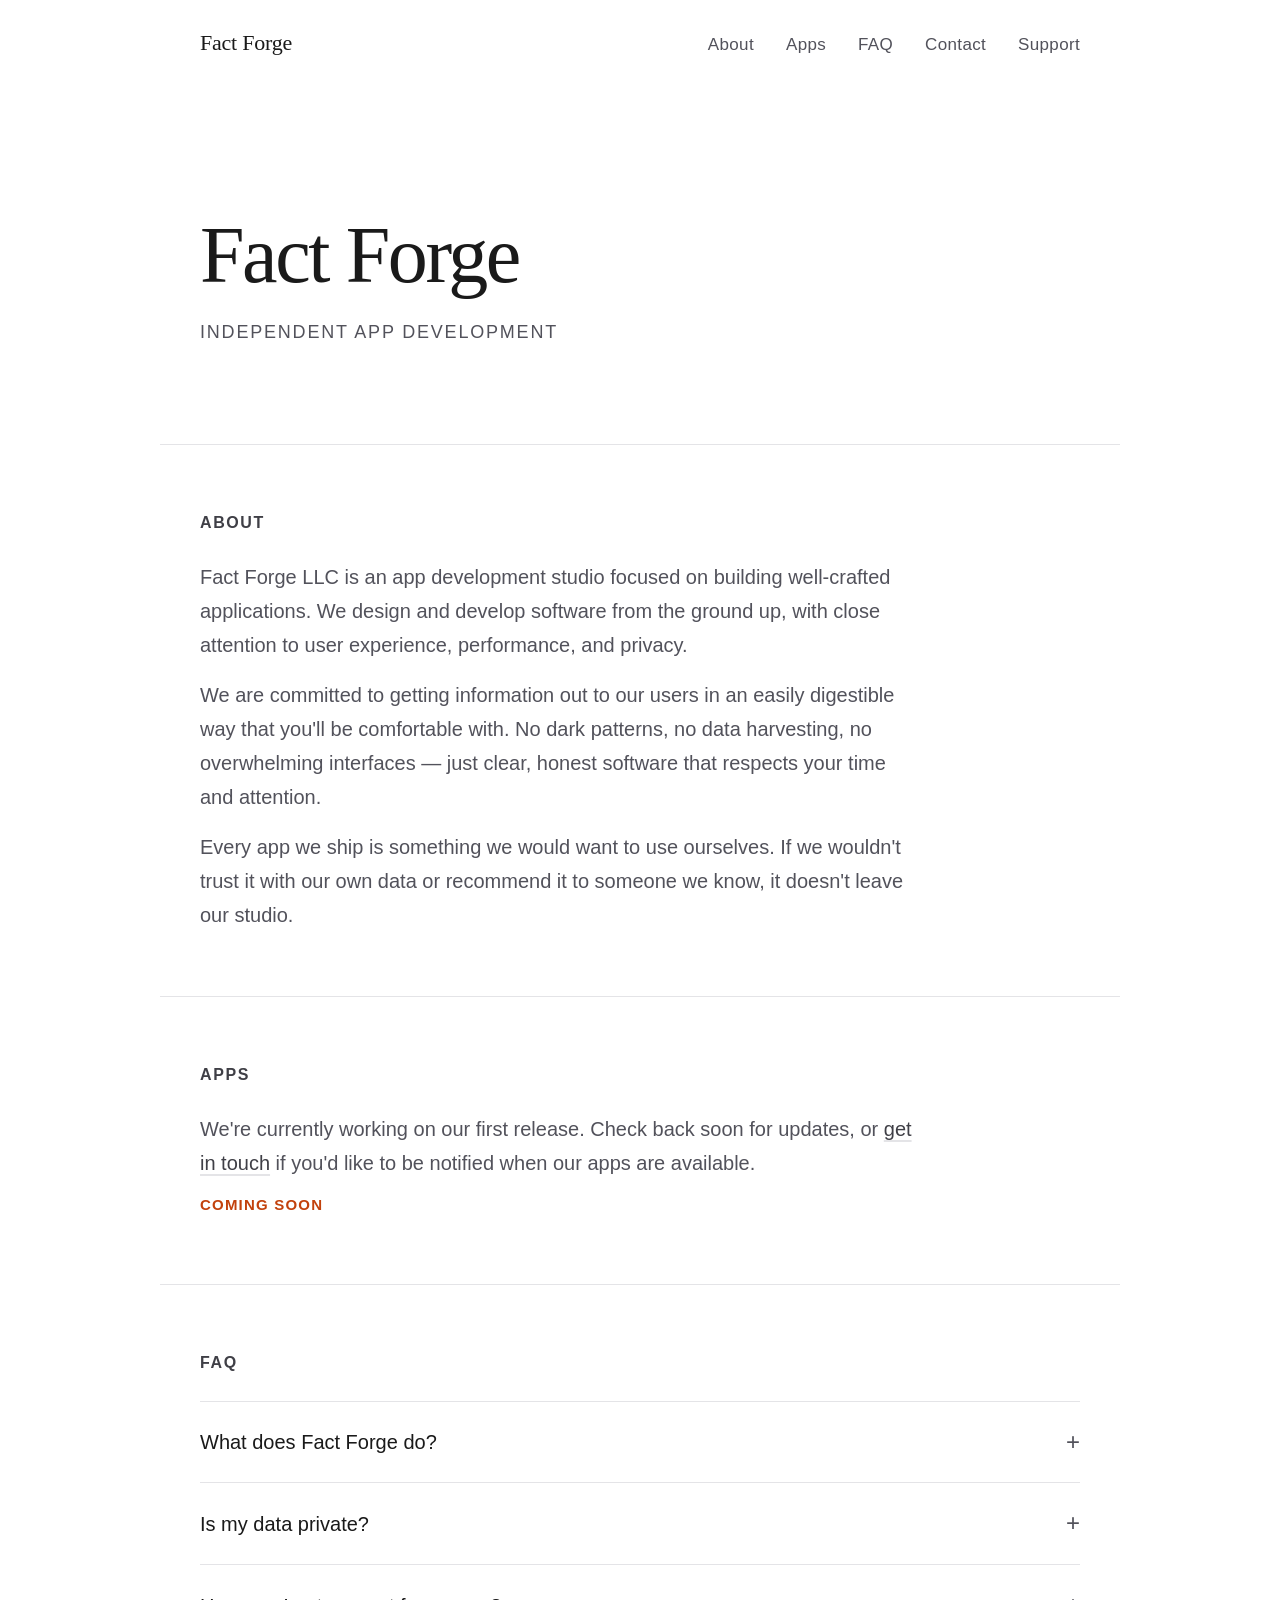
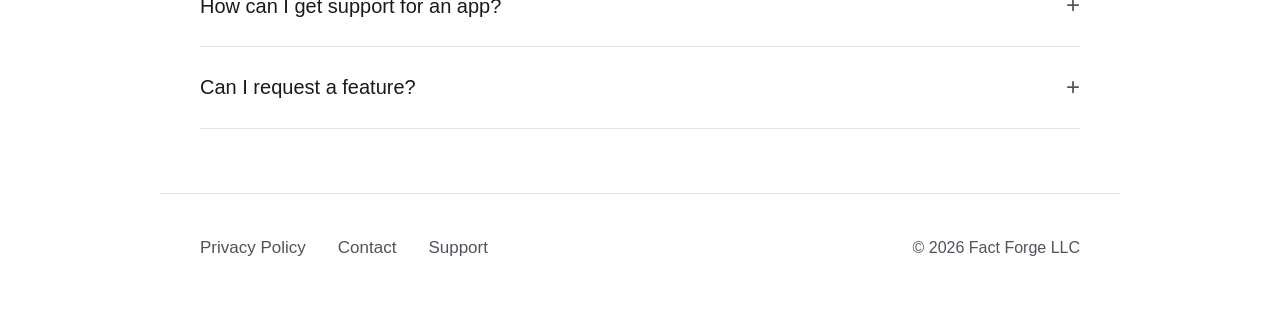
<file: index.html>
<!DOCTYPE html>
<html lang="en">
<head>
  <meta charset="UTF-8">
  <meta name="viewport" content="width=device-width, initial-scale=1.0">
  <title>Fact Forge — App Development Studio</title>
  <meta name="description" content="Fact Forge is an independent app development studio building thoughtful applications.">
  <link rel="stylesheet" href="style.css">
  <link rel="icon" href="data:image/svg+xml,<svg xmlns='http://www.w3.org/2000/svg' viewBox='0 0 100 100'><text y='.9em' font-size='90'>🔨</text></svg>">
</head>
<body>
  <header>
    <nav>
      <a href="/" class="wordmark">Fact Forge</a>
      <div class="nav-links">
        <a href="#about">About</a>
        <a href="#apps">Apps</a>
        <a href="#faq">FAQ</a>
        <a href="contact.html">Contact</a>
        <a href="support.html">Support</a>
      </div>
    </nav>
  </header>

  <main>
    <section class="hero">
      <h1 class="hero-name">Fact Forge</h1>
      <p class="hero-descriptor">Independent App Development</p>
    </section>

    <section id="about" class="section">
      <h2>About</h2>
      <p>
        Fact Forge LLC is an app development studio focused on building
        well-crafted applications. We design and develop software from
        the ground up, with close attention to user experience, performance,
        and privacy.
      </p>
      <p>
        We are committed to getting information out to our users in an easily
        digestible way that you'll be comfortable with. No dark patterns, no
        data harvesting, no overwhelming interfaces &mdash; just clear,
        honest software that respects your time and attention.
      </p>
      <p>
        Every app we ship is something we would want to use ourselves. If we
        wouldn't trust it with our own data or recommend it to someone we
        know, it doesn't leave our studio.
      </p>
    </section>

    <section id="apps" class="section">
      <h2>Apps</h2>
      <p>
        We're currently working on our first release. Check back soon for
        updates, or <a href="contact.html">get in touch</a> if you'd like
        to be notified when our apps are available.
      </p>
      <span class="status">Coming Soon</span>
    </section>

    <section id="faq" class="section faq">
      <h2>FAQ</h2>
      <details>
        <summary>What does Fact Forge do?</summary>
        <p>
          We design and develop applications. Our focus is on building
          polished, privacy-respecting apps that solve real problems.
        </p>
      </details>
      <details>
        <summary>Is my data private?</summary>
        <p>
          It depends on the app. Each app's privacy policy says what it
          collects, why, and how to delete it. See our
          <a href="privacy.html">privacy policies</a>.
        </p>
      </details>
      <details>
        <summary>How can I get support for an app?</summary>
        <p>
          Visit our <a href="support.html">support page</a> or email us at
          <a href="mailto:factforge@atomicmail.io">factforge@atomicmail.io</a>.
          Include your device model, iOS version, and a description of the issue.
        </p>
      </details>
      <details>
        <summary>Can I request a feature?</summary>
        <p>
          Absolutely. Send your ideas to
          <a href="mailto:factforge@atomicmail.io">factforge@atomicmail.io</a>
          and we'll take a look.
        </p>
      </details>
    </section>
  </main>

  <footer>
    <div class="footer-links">
      <a href="privacy.html">Privacy Policy</a>
      <a href="contact.html">Contact</a>
      <a href="support.html">Support</a>
    </div>
    <span class="copyright">&copy; 2026 Fact Forge LLC</span>
  </footer>
</body>
</html>
</file>
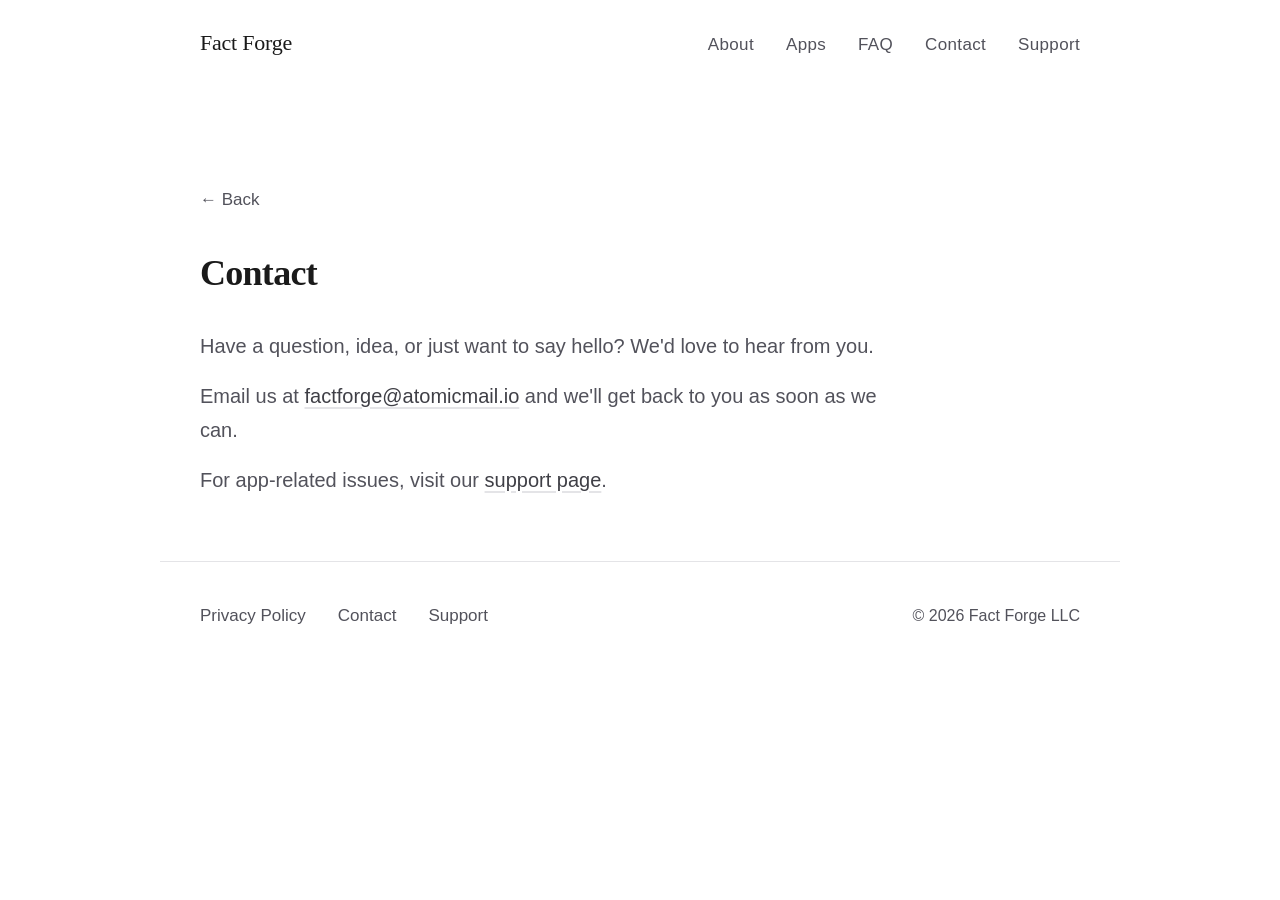
<file: contact.html>
<!DOCTYPE html>
<html lang="en">
<head>
  <meta charset="UTF-8">
  <meta name="viewport" content="width=device-width, initial-scale=1.0">
  <title>Contact — Fact Forge</title>
  <meta name="description" content="Get in touch with Fact Forge.">
  <link rel="stylesheet" href="style.css">
  <link rel="icon" href="data:image/svg+xml,<svg xmlns='http://www.w3.org/2000/svg' viewBox='0 0 100 100'><text y='.9em' font-size='90'>🔨</text></svg>">
</head>
<body>
  <header>
    <nav>
      <a href="/" class="wordmark">Fact Forge</a>
      <div class="nav-links">
        <a href="/#about">About</a>
        <a href="/#apps">Apps</a>
        <a href="/#faq">FAQ</a>
        <a href="contact.html">Contact</a>
        <a href="support.html">Support</a>
      </div>
    </nav>
  </header>

  <main>
    <section class="section page-section">
      <p class="back-link"><a href="/">&larr; Back</a></p>
      <h2 class="page-title">Contact</h2>
      <p>
        Have a question, idea, or just want to say hello? We'd love to hear
        from you.
      </p>
      <p>
        Email us at
        <a href="mailto:factforge@atomicmail.io">factforge@atomicmail.io</a>
        and we'll get back to you as soon as we can.
      </p>
      <p>
        For app-related issues, visit our <a href="support.html">support page</a>.
      </p>
    </section>
  </main>

  <footer>
    <div class="footer-links">
      <a href="privacy.html">Privacy Policy</a>
      <a href="contact.html">Contact</a>
      <a href="support.html">Support</a>
    </div>
    <span class="copyright">&copy; 2026 Fact Forge LLC</span>
  </footer>
</body>
</html>
</file>
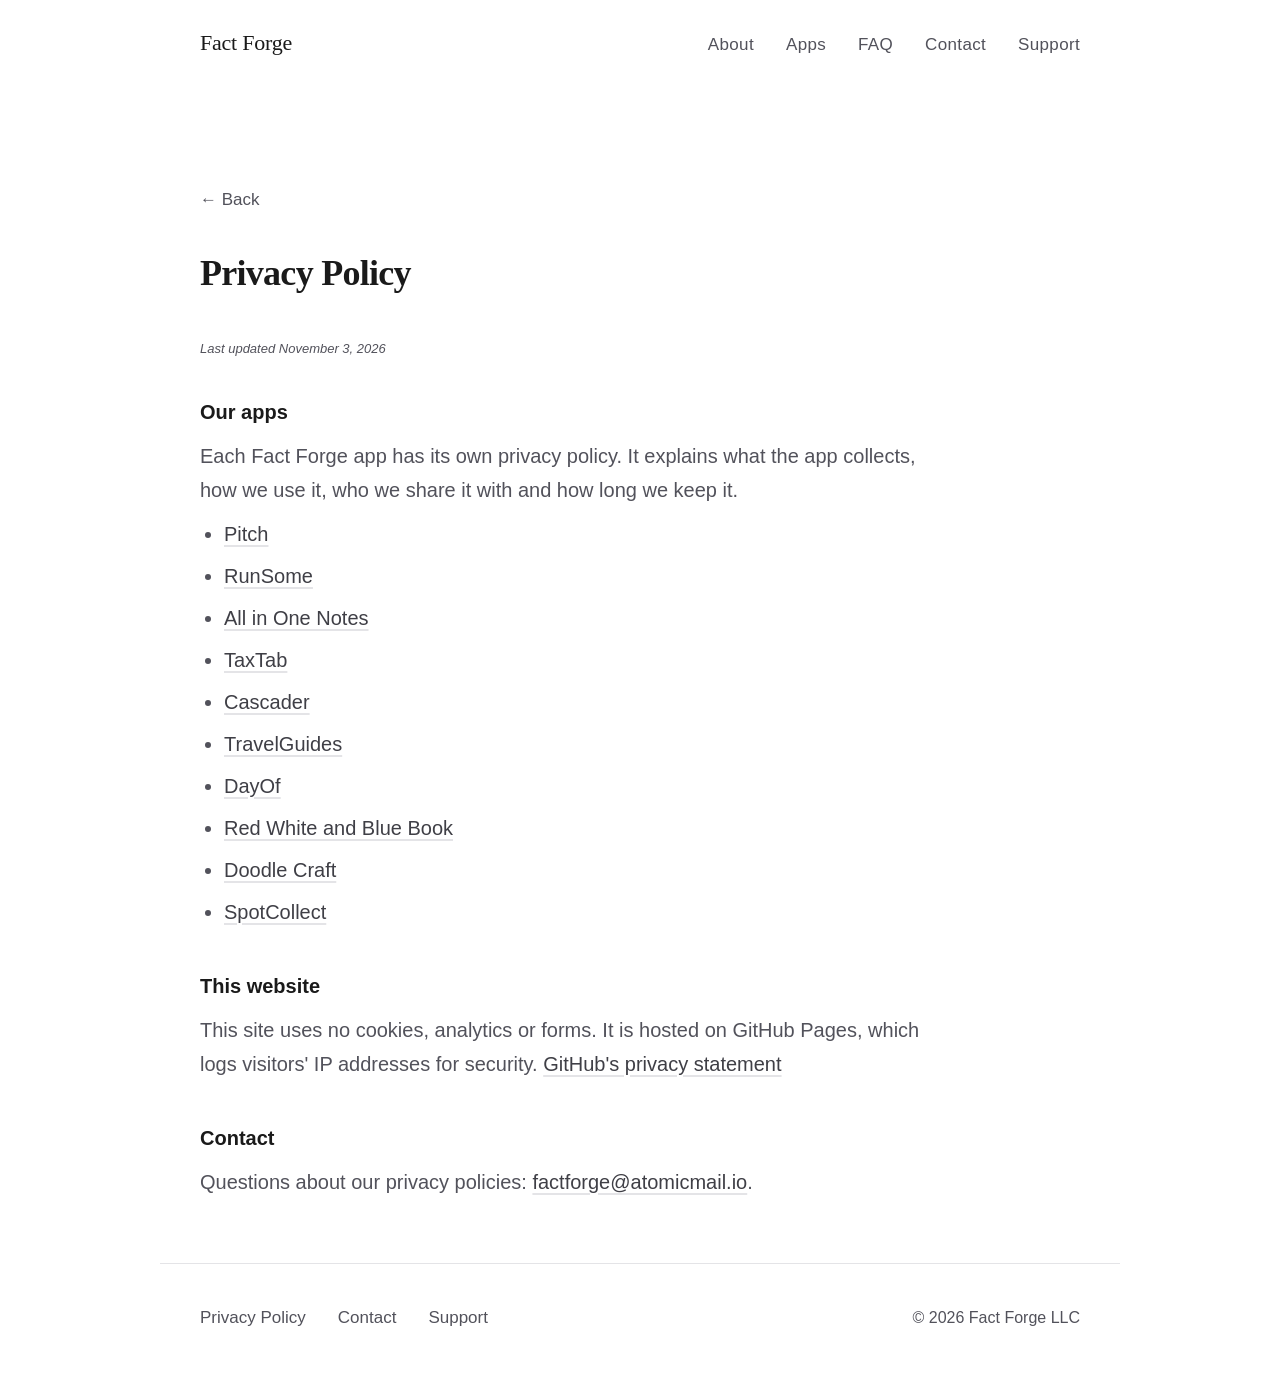
<file: privacy.html>
<!DOCTYPE html>
<html lang="en">
<head>
  <meta charset="UTF-8">
  <meta name="viewport" content="width=device-width, initial-scale=1.0">
  <title>Privacy Policy — Fact Forge</title>
  <meta name="description" content="Privacy policies for Fact Forge's apps and this website.">
  <link rel="stylesheet" href="style.css">
  <link rel="icon" href="data:image/svg+xml,<svg xmlns='http://www.w3.org/2000/svg' viewBox='0 0 100 100'><text y='.9em' font-size='90'>🔨</text></svg>">
</head>
<body>
  <header>
    <nav>
      <a href="/" class="wordmark">Fact Forge</a>
      <div class="nav-links">
        <a href="/#about">About</a>
        <a href="/#apps">Apps</a>
        <a href="/#faq">FAQ</a>
        <a href="contact.html">Contact</a>
        <a href="support.html">Support</a>
      </div>
    </nav>
  </header>

  <main>
    <section class="section page-section">
      <p class="back-link"><a href="/">&larr; Back</a></p>
      <h2 class="page-title">Privacy Policy</h2>
      <p><em style="font-size: 0.8125rem;">Last updated November 3, 2026</em></p>

      <h3>Our apps</h3>
      <p>
        Each Fact Forge app has its own privacy policy. It explains what the app
        collects, how we use it, who we share it with and how long we keep it.
      </p>
      <ul>
        <li><a href="pitch/privacy.html">Pitch</a></li>
        <li><a href="runsome/privacy.html">RunSome</a></li>
        <li><a href="alloneplace/privacy.html">All in One Notes</a></li>
        <li><a href="taxtab/privacy.html">TaxTab</a></li>
        <li><a href="cascader/privacy.html">Cascader</a></li>
        <li><a href="travelguides/privacy.html">TravelGuides</a></li>
        <li><a href="dayof/privacy.html">DayOf</a></li>
        <li><a href="redwhiteandbluebook/privacy.html">Red White and Blue Book</a></li>
        <li><a href="doodlecraft/privacy.html">Doodle Craft</a></li>
        <li><a href="collector/privacy.html">SpotCollect</a></li>
      </ul>

      <h3>This website</h3>
      <p>
        This site uses no cookies, analytics or forms. It is hosted on GitHub
        Pages, which logs visitors' IP addresses for security.
        <a href="https://docs.github.com/en/site-policy/privacy-policies/github-general-privacy-statement">GitHub's privacy statement</a>
      </p>

      <h3>Contact</h3>
      <p>
        Questions about our privacy policies:
        <a href="mailto:factforge@atomicmail.io">factforge@atomicmail.io</a>.
      </p>
    </section>
  </main>

  <footer>
    <div class="footer-links">
      <a href="privacy.html">Privacy Policy</a>
      <a href="contact.html">Contact</a>
      <a href="support.html">Support</a>
    </div>
    <span class="copyright">&copy; 2026 Fact Forge LLC</span>
  </footer>
</body>
</html>
</file>
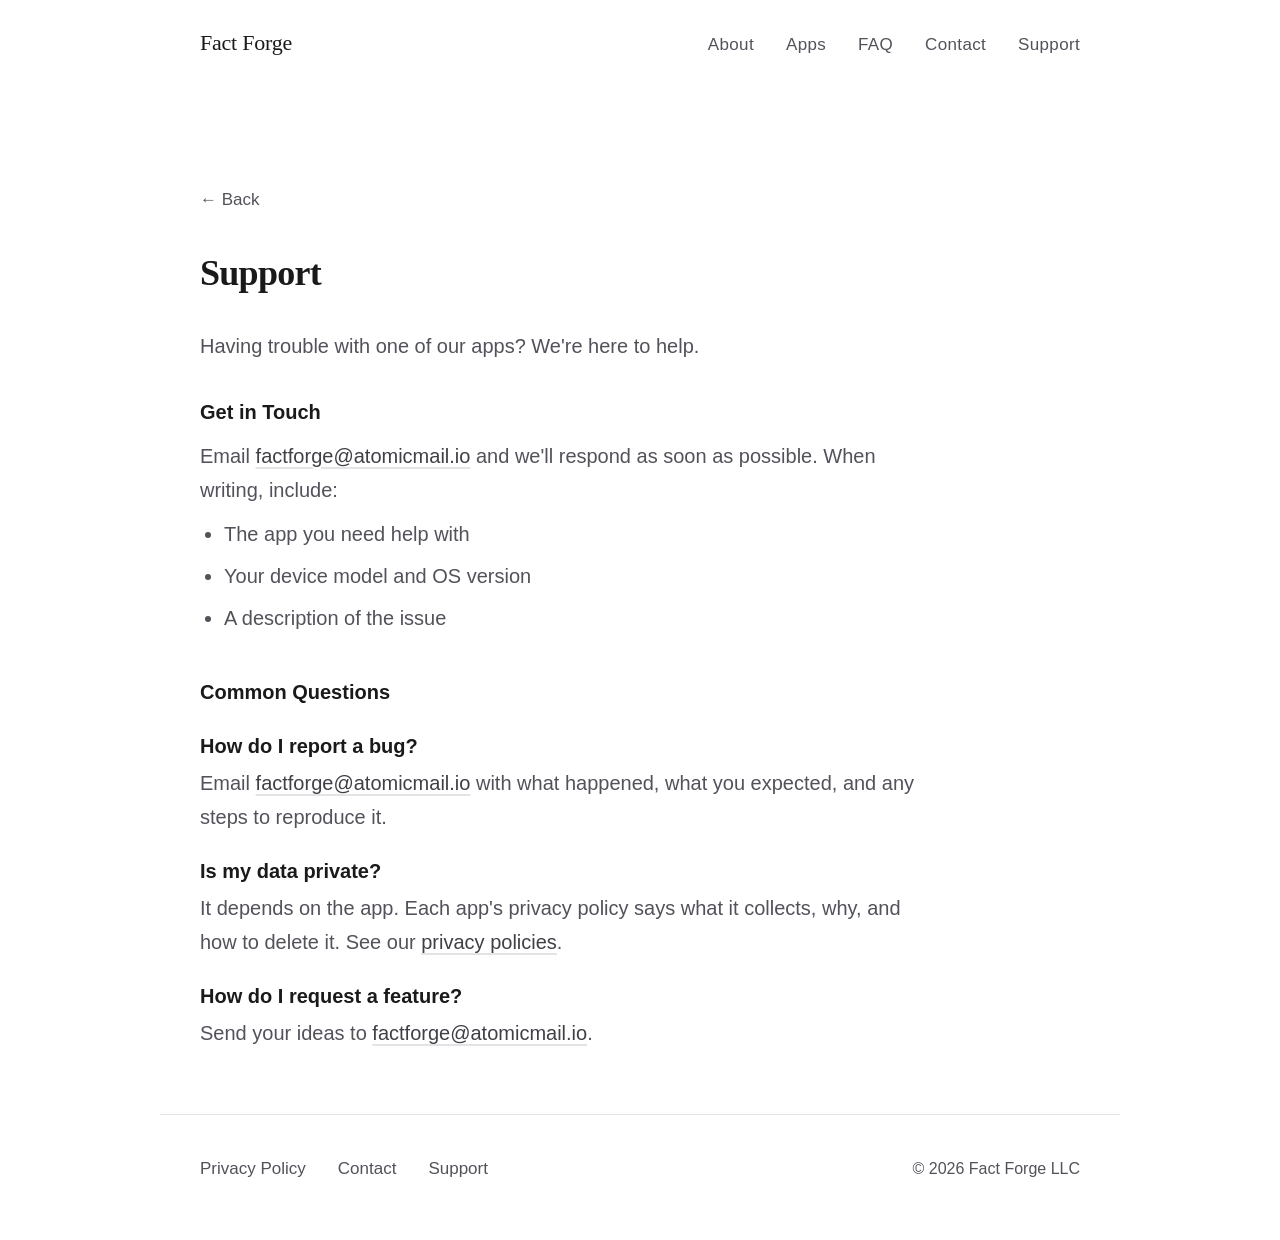
<file: support.html>
<!DOCTYPE html>
<html lang="en">
<head>
  <meta charset="UTF-8">
  <meta name="viewport" content="width=device-width, initial-scale=1.0">
  <title>Support — Fact Forge</title>
  <meta name="description" content="Get help with Fact Forge applications.">
  <link rel="stylesheet" href="style.css">
  <link rel="icon" href="data:image/svg+xml,<svg xmlns='http://www.w3.org/2000/svg' viewBox='0 0 100 100'><text y='.9em' font-size='90'>🔨</text></svg>">
</head>
<body>
  <header>
    <nav>
      <a href="/" class="wordmark">Fact Forge</a>
      <div class="nav-links">
        <a href="/#about">About</a>
        <a href="/#apps">Apps</a>
        <a href="/#faq">FAQ</a>
        <a href="contact.html">Contact</a>
        <a href="support.html">Support</a>
      </div>
    </nav>
  </header>

  <main>
    <section class="section page-section">
      <p class="back-link"><a href="/">&larr; Back</a></p>
      <h2 class="page-title">Support</h2>
      <p>
        Having trouble with one of our apps? We're here to help.
      </p>

      <h3>Get in Touch</h3>
      <p>
        Email <a href="mailto:factforge@atomicmail.io">factforge@atomicmail.io</a>
        and we'll respond as soon as possible. When writing, include:
      </p>
      <ul>
        <li>The app you need help with</li>
        <li>Your device model and OS version</li>
        <li>A description of the issue</li>
      </ul>

      <h3>Common Questions</h3>

      <p style="margin-top: 1.25rem;">
        <strong style="color: var(--ink); display: block; margin-bottom: 0.2rem;">How do I report a bug?</strong>
        Email <a href="mailto:factforge@atomicmail.io">factforge@atomicmail.io</a>
        with what happened, what you expected, and any steps to reproduce it.
      </p>

      <p style="margin-top: 1.25rem;">
        <strong style="color: var(--ink); display: block; margin-bottom: 0.2rem;">Is my data private?</strong>
        It depends on the app. Each app's privacy policy says what it collects, why,
        and how to delete it. See our <a href="privacy.html">privacy policies</a>.
      </p>

      <p style="margin-top: 1.25rem;">
        <strong style="color: var(--ink); display: block; margin-bottom: 0.2rem;">How do I request a feature?</strong>
        Send your ideas to <a href="mailto:factforge@atomicmail.io">factforge@atomicmail.io</a>.
      </p>
    </section>
  </main>

  <footer>
    <div class="footer-links">
      <a href="privacy.html">Privacy Policy</a>
      <a href="contact.html">Contact</a>
      <a href="support.html">Support</a>
    </div>
    <span class="copyright">&copy; 2026 Fact Forge LLC</span>
  </footer>
</body>
</html>
</file>
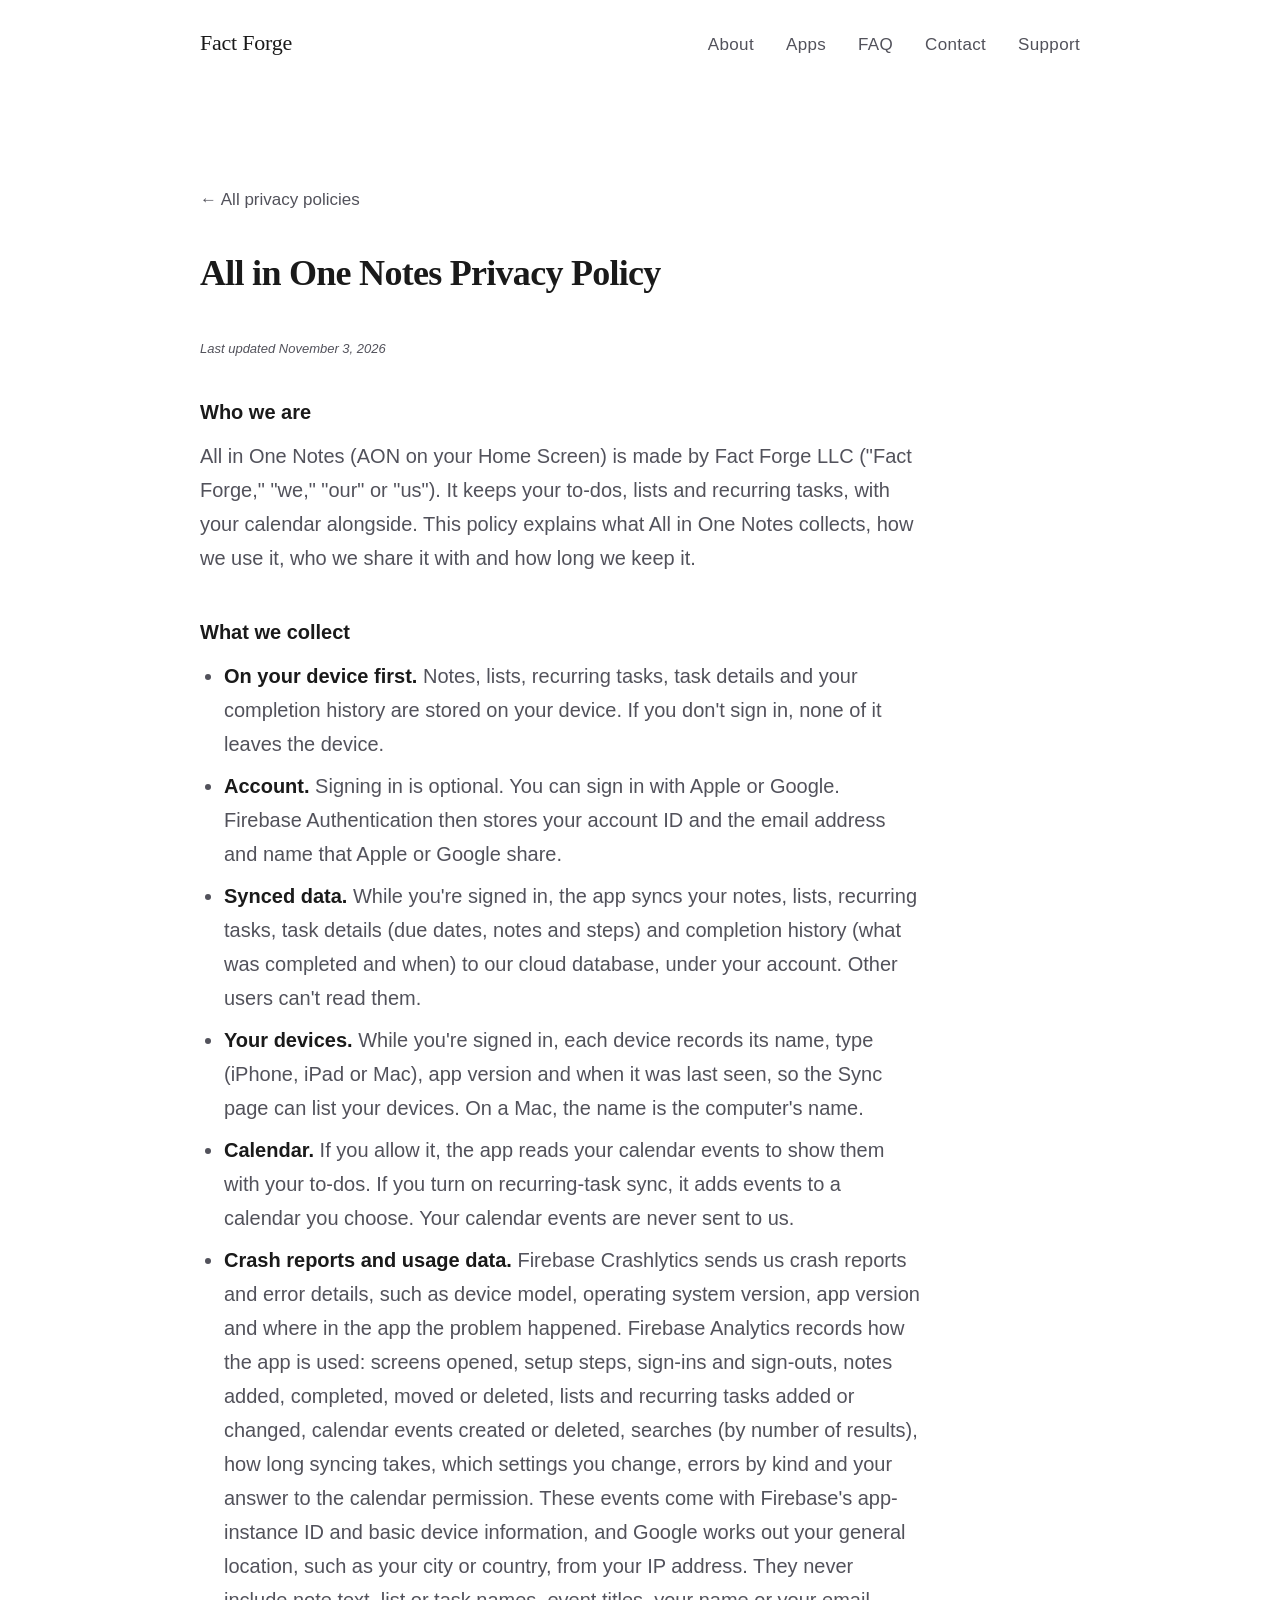
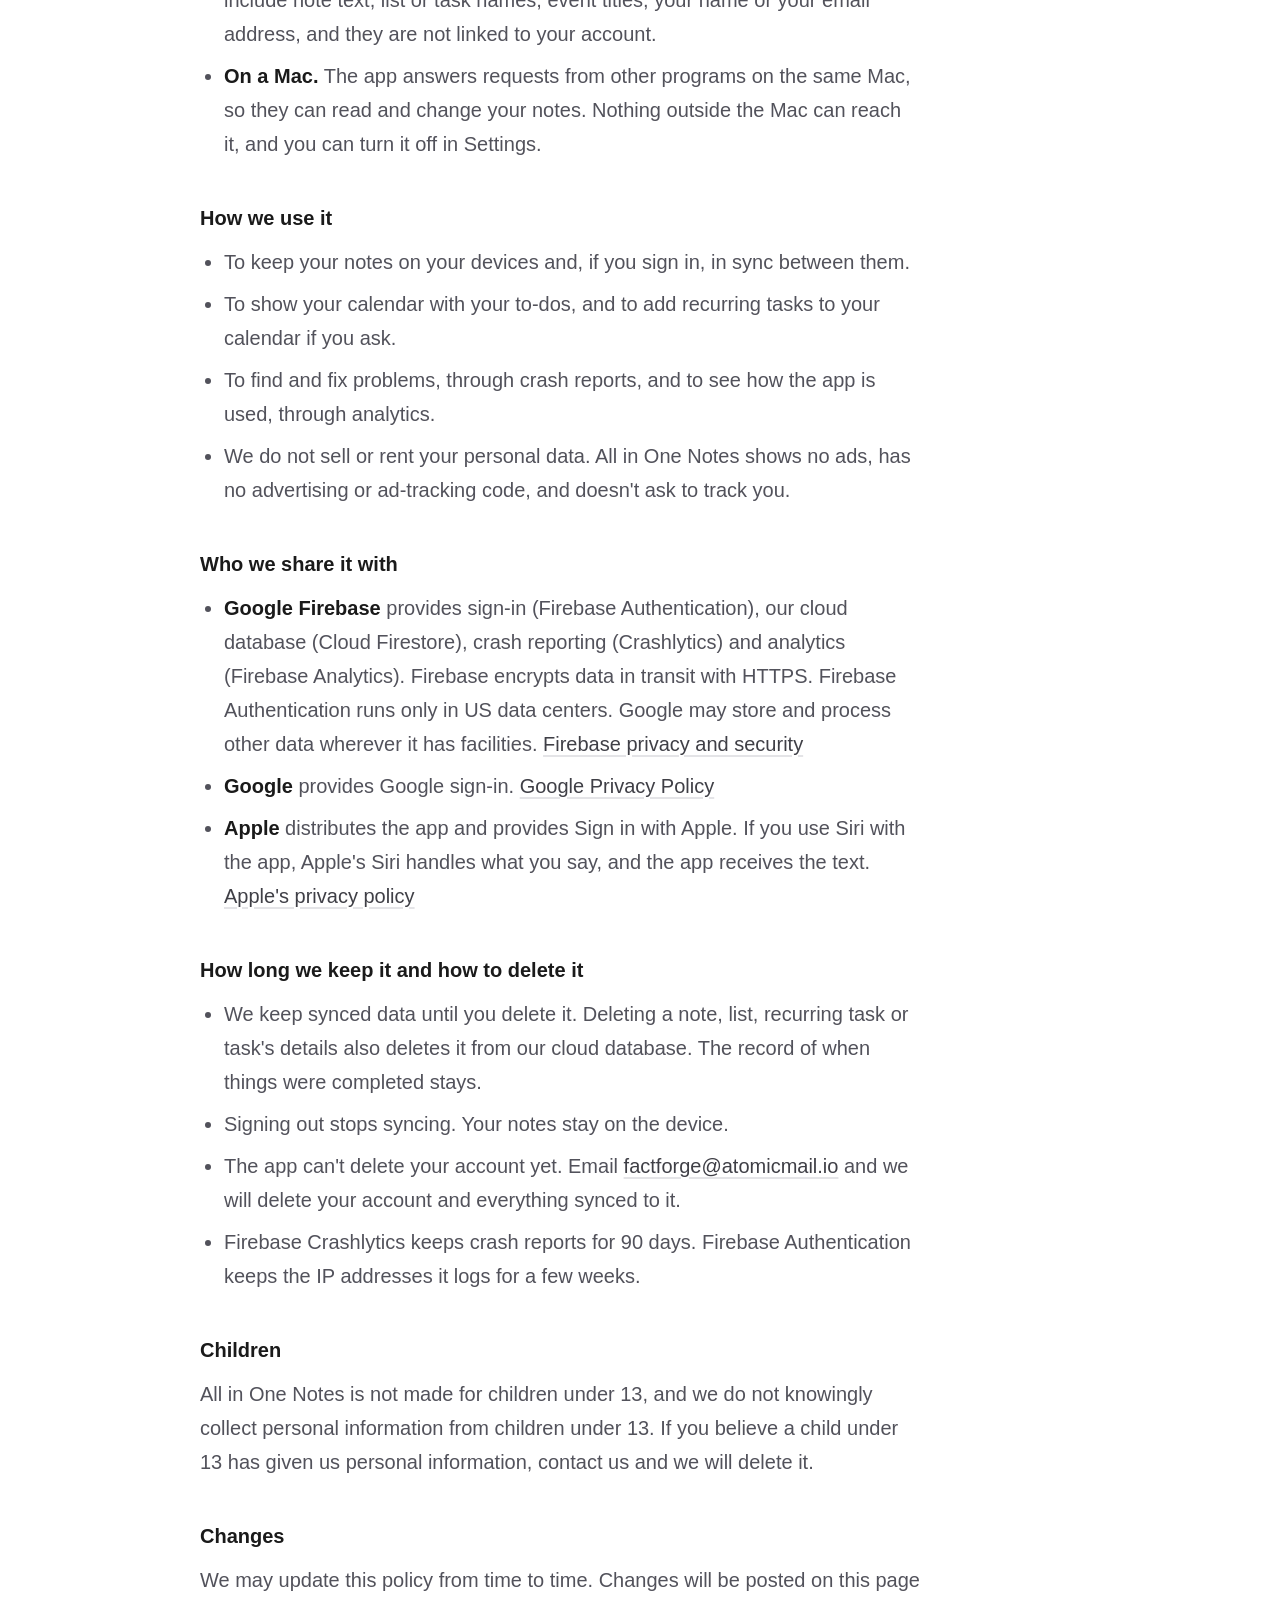
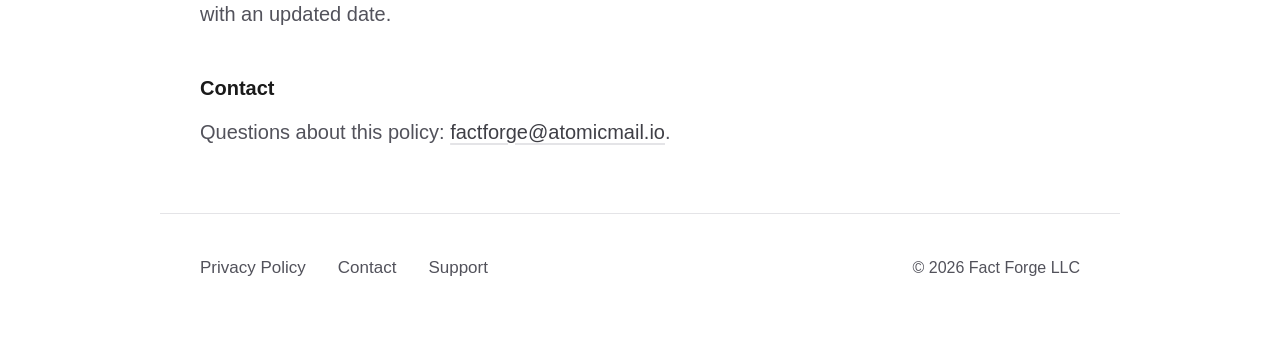
<file: alloneplace/privacy.html>
<!DOCTYPE html>
<html lang="en">
<head>
  <meta charset="UTF-8">
  <meta name="viewport" content="width=device-width, initial-scale=1.0">
  <title>All in One Notes Privacy Policy — Fact Forge</title>
  <meta name="description" content="Privacy policy for All in One Notes (AON), an app by Fact Forge.">
  <link rel="stylesheet" href="../style.css">
  <style>
    /* The shared nav doesn't wrap, so on a phone it runs off the screen; wrap it on this page. */
    @media (max-width: 600px) {
      nav { flex-wrap: wrap; row-gap: 0.75rem; }
      .nav-links { flex-wrap: wrap; gap: 0.75rem 1.25rem; }
    }
    .page-section li strong { color: var(--ink); }
  </style>
  <link rel="icon" href="data:image/svg+xml,<svg xmlns='http://www.w3.org/2000/svg' viewBox='0 0 100 100'><text y='.9em' font-size='90'>🔨</text></svg>">
</head>
<body>
  <header>
    <nav>
      <a href="../" class="wordmark">Fact Forge</a>
      <div class="nav-links">
        <a href="../#about">About</a>
        <a href="../#apps">Apps</a>
        <a href="../#faq">FAQ</a>
        <a href="../contact.html">Contact</a>
        <a href="../support.html">Support</a>
      </div>
    </nav>
  </header>

  <main>
    <section class="section page-section">
      <p class="back-link"><a href="../privacy.html">&larr; All privacy policies</a></p>
      <h2 class="page-title">All in One Notes Privacy Policy</h2>
      <p><em style="font-size: 0.8125rem;">Last updated November 3, 2026</em></p>

      <h3>Who we are</h3>
      <p>
        All in One Notes (AON on your Home Screen) is made by Fact Forge LLC
        ("Fact Forge," "we," "our" or "us"). It keeps your to-dos, lists and
        recurring tasks, with your calendar alongside. This policy explains what
        All in One Notes collects, how we use it, who we share it with and how
        long we keep it.
      </p>

      <h3>What we collect</h3>
      <ul>
        <li><strong>On your device first.</strong> Notes, lists, recurring
          tasks, task details and your completion history are stored on your
          device. If you don't sign in, none of it leaves the device.</li>
        <li><strong>Account.</strong> Signing in is optional. You can sign in
          with Apple or Google. Firebase Authentication then stores your account
          ID and the email address and name that Apple or Google share.</li>
        <li><strong>Synced data.</strong> While you're signed in, the app syncs
          your notes, lists, recurring tasks, task details (due dates, notes and
          steps) and completion history (what was completed and when) to our
          cloud database, under your account. Other users can't read
          them.</li>
        <li><strong>Your devices.</strong> While you're signed in, each device
          records its name, type (iPhone, iPad or Mac), app version and when it
          was last seen, so the Sync page can list your devices. On a Mac, the
          name is the computer's name.</li>
        <li><strong>Calendar.</strong> If you allow it, the app reads your
          calendar events to show them with your to-dos. If you turn on
          recurring-task sync, it adds events to a calendar you choose. Your
          calendar events are never sent to us.</li>
        <li><strong>Crash reports and usage data.</strong> Firebase Crashlytics
          sends us crash reports and error details, such as device model,
          operating system version, app version and where in the app the
          problem happened. Firebase Analytics records how the app is used:
          screens opened, setup steps, sign-ins and sign-outs, notes added,
          completed, moved or deleted, lists and recurring tasks added or
          changed, calendar events created or deleted, searches (by number of
          results), how long syncing takes, which settings you change, errors by
          kind and your answer to the calendar permission. These events come
          with Firebase's app-instance ID and basic device information, and
          Google works out your general location, such as your city or country,
          from your IP address. They never include note text, list or task
          names, event titles, your name or your email address, and they are
          not linked to your account.</li>
        <li><strong>On a Mac.</strong> The app answers requests from other
          programs on the same Mac, so they can read and change your notes.
          Nothing outside the Mac can reach it, and you can turn it off in
          Settings.</li>
      </ul>

      <h3>How we use it</h3>
      <ul>
        <li>To keep your notes on your devices and, if you sign in, in sync
          between them.</li>
        <li>To show your calendar with your to-dos, and to add recurring tasks
          to your calendar if you ask.</li>
        <li>To find and fix problems, through crash reports, and to see how the
          app is used, through analytics.</li>
        <li>We do not sell or rent your personal data. All in One Notes shows no
          ads, has no advertising or ad-tracking code, and doesn't ask to track
          you.</li>
      </ul>

      <h3>Who we share it with</h3>
      <ul>
        <li><strong>Google Firebase</strong> provides sign-in (Firebase
          Authentication), our cloud database (Cloud Firestore), crash reporting
          (Crashlytics) and analytics (Firebase Analytics). Firebase encrypts
          data in transit with HTTPS. Firebase Authentication runs only in US
          data centers. Google may store and process other data wherever it has
          facilities.
          <a href="https://firebase.google.com/support/privacy">Firebase privacy and security</a></li>
        <li><strong>Google</strong> provides Google sign-in.
          <a href="https://policies.google.com/privacy">Google Privacy Policy</a></li>
        <li><strong>Apple</strong> distributes the app and provides Sign in with
          Apple. If you use Siri with the app, Apple's Siri handles what you say,
          and the app receives the text.
          <a href="https://www.apple.com/legal/privacy/">Apple's privacy policy</a></li>
      </ul>

      <h3>How long we keep it and how to delete it</h3>
      <ul>
        <li>We keep synced data until you delete it. Deleting a note, list,
          recurring task or task's details also deletes it from our cloud
          database. The record of when things were completed stays.</li>
        <li>Signing out stops syncing. Your notes stay on the device.</li>
        <li>The app can't delete your account yet. Email
          <a href="mailto:factforge@atomicmail.io">factforge@atomicmail.io</a>
          and we will delete your account and everything synced to it.</li>
        <li>Firebase Crashlytics keeps crash reports for 90 days. Firebase
          Authentication keeps the IP addresses it logs for a few weeks.</li>
      </ul>

      <h3>Children</h3>
      <p>
        All in One Notes is not made for children under 13, and we do not
        knowingly collect personal information from children under 13. If you
        believe a child under 13 has given us personal information, contact us
        and we will delete it.
      </p>

      <h3>Changes</h3>
      <p>
        We may update this policy from time to time. Changes will be posted on
        this page with an updated date.
      </p>

      <h3>Contact</h3>
      <p>
        Questions about this policy:
        <a href="mailto:factforge@atomicmail.io">factforge@atomicmail.io</a>.
      </p>
    </section>
  </main>

  <footer>
    <div class="footer-links">
      <a href="../privacy.html">Privacy Policy</a>
      <a href="../contact.html">Contact</a>
      <a href="../support.html">Support</a>
    </div>
    <span class="copyright">&copy; 2026 Fact Forge LLC</span>
  </footer>
</body>
</html>
</file>
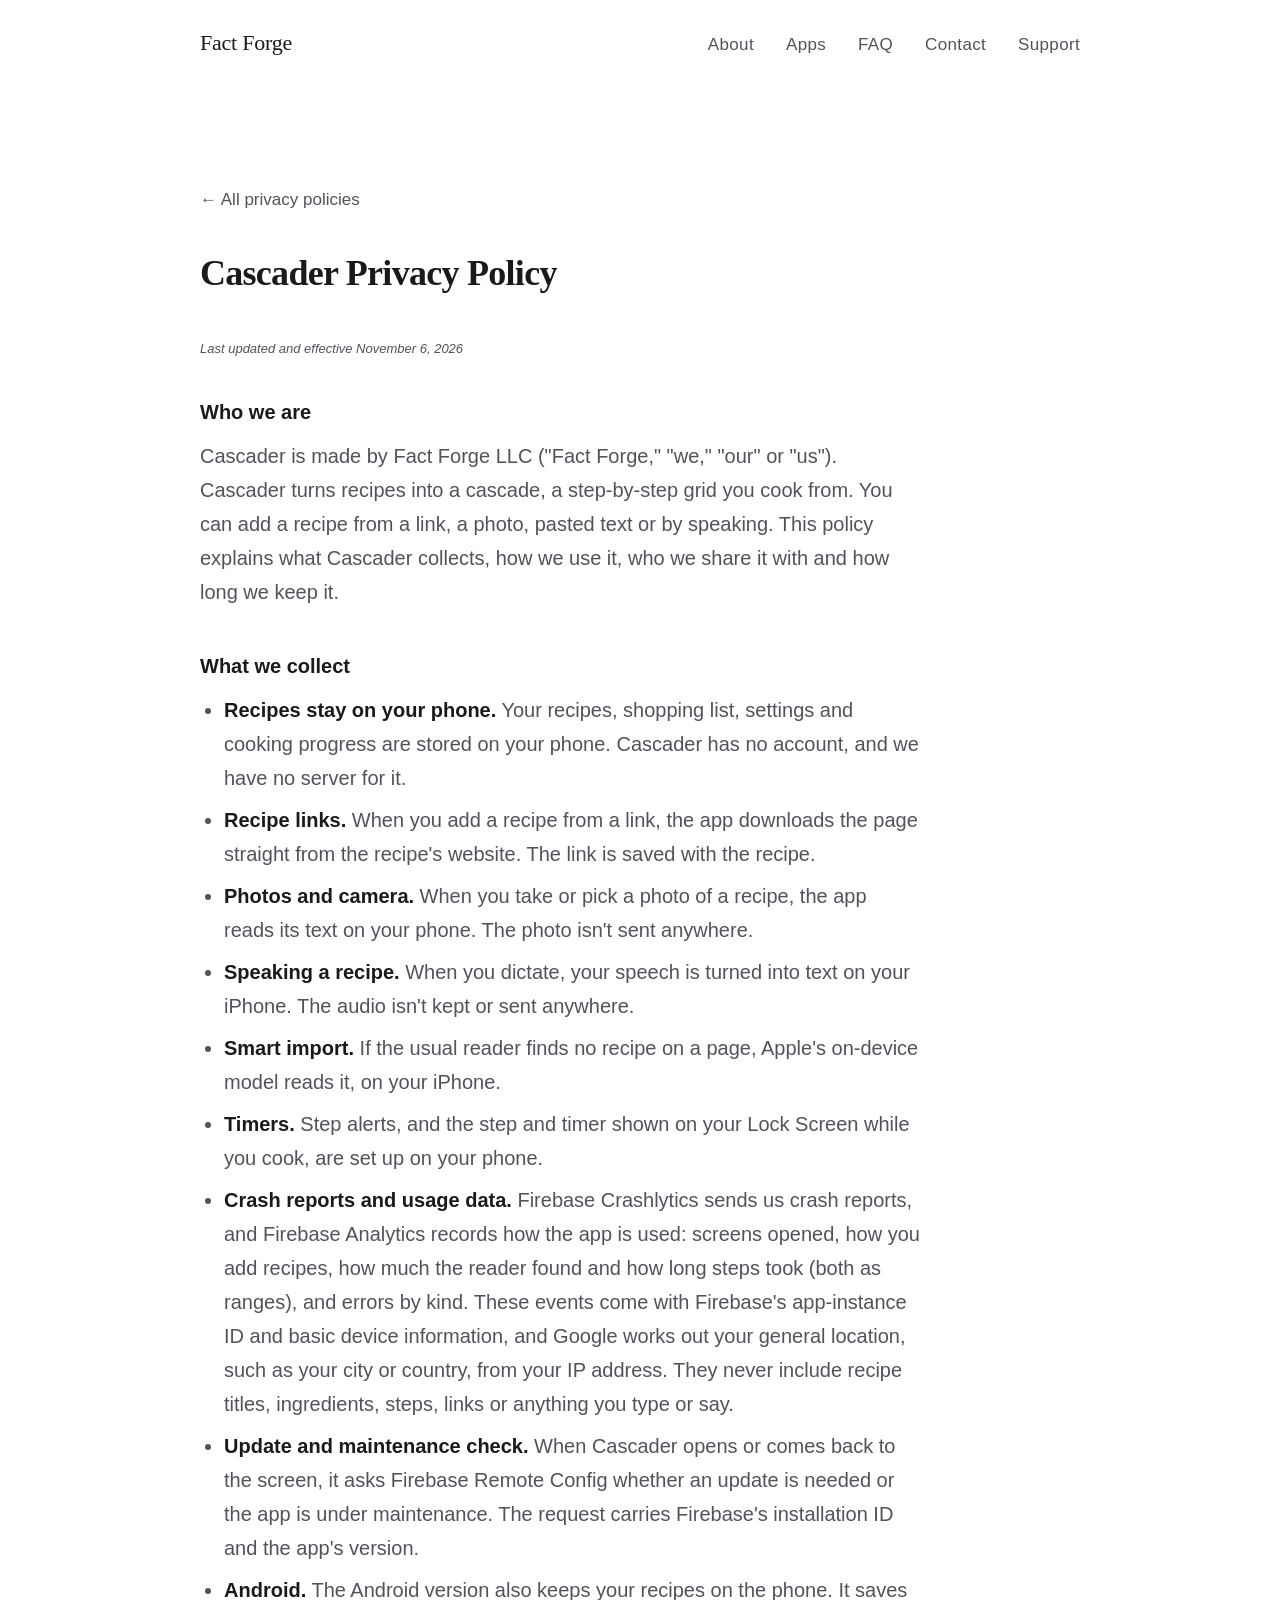
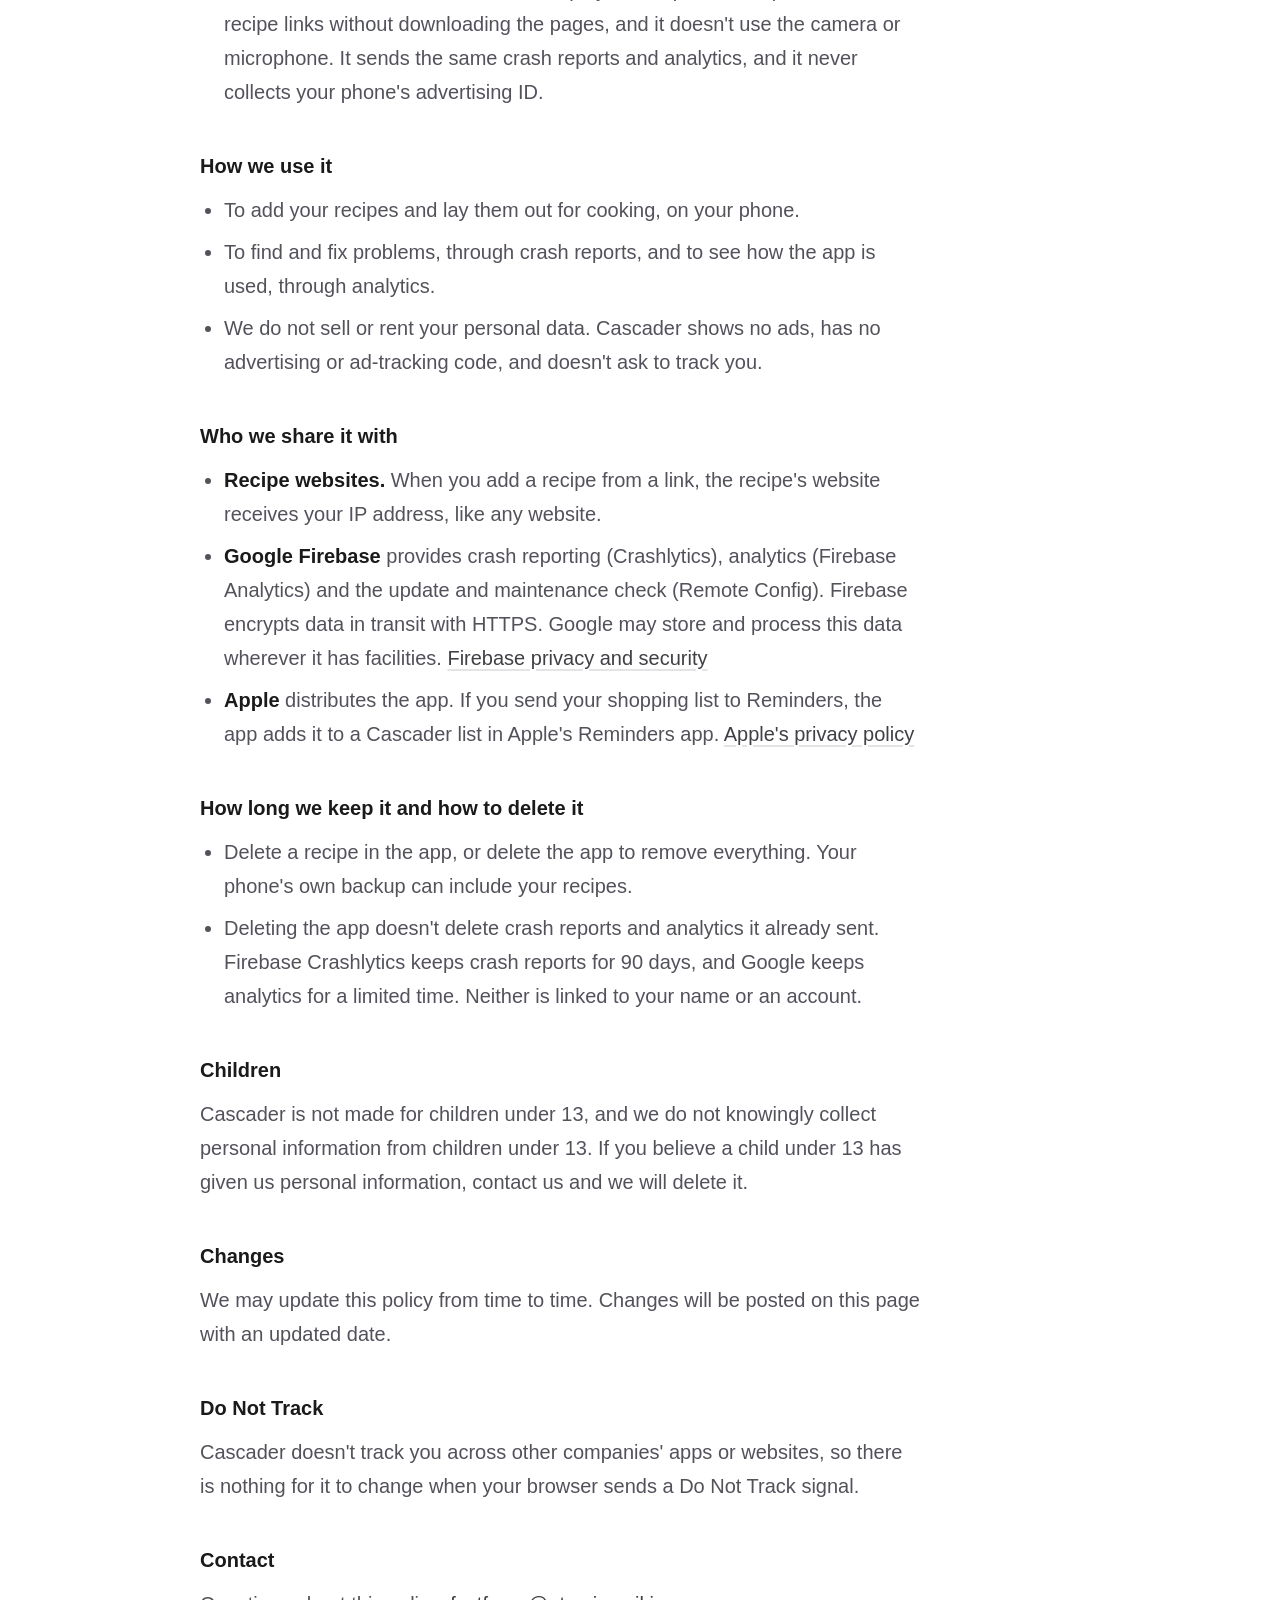
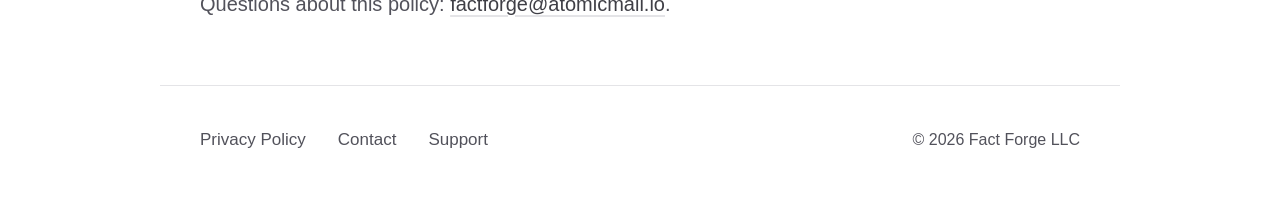
<file: cascader/privacy.html>
<!DOCTYPE html>
<html lang="en">
<head>
  <meta charset="UTF-8">
  <meta name="viewport" content="width=device-width, initial-scale=1.0">
  <title>Cascader Privacy Policy — Fact Forge</title>
  <meta name="description" content="Privacy policy for Cascader, an app by Fact Forge.">
  <link rel="stylesheet" href="../style.css">
  <style>
    /* The shared nav doesn't wrap, so on a phone it runs off the screen; wrap it on this page. */
    @media (max-width: 600px) {
      nav { flex-wrap: wrap; row-gap: 0.75rem; }
      .nav-links { flex-wrap: wrap; gap: 0.75rem 1.25rem; }
    }
    .page-section li strong { color: var(--ink); }
  </style>
  <link rel="icon" href="data:image/svg+xml,<svg xmlns='http://www.w3.org/2000/svg' viewBox='0 0 100 100'><text y='.9em' font-size='90'>🔨</text></svg>">
</head>
<body>
  <header>
    <nav>
      <a href="../" class="wordmark">Fact Forge</a>
      <div class="nav-links">
        <a href="../#about">About</a>
        <a href="../#apps">Apps</a>
        <a href="../#faq">FAQ</a>
        <a href="../contact.html">Contact</a>
        <a href="../support.html">Support</a>
      </div>
    </nav>
  </header>

  <main>
    <section class="section page-section">
      <p class="back-link"><a href="../privacy.html">&larr; All privacy policies</a></p>
      <h2 class="page-title">Cascader Privacy Policy</h2>
      <p><em style="font-size: 0.8125rem;">Last updated and effective November 6, 2026</em></p>

      <h3>Who we are</h3>
      <p>
        Cascader is made by Fact Forge LLC ("Fact Forge," "we," "our" or "us").
        Cascader turns recipes into a cascade, a step-by-step grid you cook
        from. You can add a recipe from a link, a photo, pasted text or by
        speaking. This policy explains what Cascader collects, how we use it,
        who we share it with and how long we keep it.
      </p>

      <h3>What we collect</h3>
      <ul>
        <li><strong>Recipes stay on your phone.</strong> Your recipes, shopping
          list, settings and cooking progress are stored on your phone. Cascader
          has no account, and we have no server for it.</li>
        <li><strong>Recipe links.</strong> When you add a recipe from a link,
          the app downloads the page straight from the recipe's website. The
          link is saved with the recipe.</li>
        <li><strong>Photos and camera.</strong> When you take or pick a photo of
          a recipe, the app reads its text on your phone. The photo isn't sent
          anywhere.</li>
        <li><strong>Speaking a recipe.</strong> When you dictate, your speech is
          turned into text on your iPhone. The audio isn't kept or sent
          anywhere.</li>
        <li><strong>Smart import.</strong> If the usual reader finds no recipe
          on a page, Apple's on-device model reads it, on your iPhone.</li>
        <li><strong>Timers.</strong> Step alerts, and the step and timer shown
          on your Lock Screen while you cook, are set up on your phone.</li>
        <li><strong>Crash reports and usage data.</strong> Firebase Crashlytics
          sends us crash reports, and Firebase Analytics records how the app is used: screens opened, how you add
          recipes, how much the reader found and how long steps took (both as
          ranges), and errors by kind. These events come with Firebase's
          app-instance ID and basic device information, and Google works out
          your general location, such as your city or country, from your IP
          address. They never include recipe titles, ingredients, steps, links
          or anything you type or say.</li>
        <li><strong>Update and maintenance check.</strong> When Cascader opens
          or comes back to the screen, it asks Firebase Remote Config whether
          an update is needed or the app is under maintenance. The request
          carries Firebase's installation ID and the app's version.</li>
        <li><strong>Android.</strong> The Android version also keeps your
          recipes on the phone. It saves recipe links without downloading the
          pages, and it doesn't use the camera or microphone. It sends the same
          crash reports and analytics, and it never collects your phone's
          advertising ID.</li>
      </ul>

      <h3>How we use it</h3>
      <ul>
        <li>To add your recipes and lay them out for cooking, on your
          phone.</li>
        <li>To find and fix problems, through crash reports, and to see how the
          app is used, through analytics.</li>
        <li>We do not sell or rent your personal data. Cascader shows no ads, has
          no advertising or ad-tracking code, and doesn't ask to track
          you.</li>
      </ul>

      <h3>Who we share it with</h3>
      <ul>
        <li><strong>Recipe websites.</strong> When you add a recipe from a link,
          the recipe's website receives your IP address, like any
          website.</li>
        <li><strong>Google Firebase</strong> provides crash reporting
          (Crashlytics), analytics (Firebase Analytics) and the update and
          maintenance check (Remote Config). Firebase encrypts data in transit with HTTPS. Google may
          store and process this data wherever it has facilities.
          <a href="https://firebase.google.com/support/privacy">Firebase privacy and security</a></li>
        <li><strong>Apple</strong> distributes the app. If you send your
          shopping list to Reminders, the app adds it to a Cascader list in
          Apple's Reminders app.
          <a href="https://www.apple.com/legal/privacy/">Apple's privacy policy</a></li>
      </ul>

      <h3>How long we keep it and how to delete it</h3>
      <ul>
        <li>Delete a recipe in the app, or delete the app to remove everything.
          Your phone's own backup can include your recipes.</li>
        <li>Deleting the app doesn't delete crash reports and analytics it
          already sent. Firebase Crashlytics keeps crash reports for 90 days,
          and Google keeps analytics for a limited time. Neither is linked to
          your name or an account.</li>
      </ul>

      <h3>Children</h3>
      <p>
        Cascader is not made for children under 13, and we do not knowingly
        collect personal information from children under 13. If you believe a
        child under 13 has given us personal information, contact us and we
        will delete it.
      </p>

      <h3>Changes</h3>
      <p>
        We may update this policy from time to time. Changes will be posted on
        this page with an updated date.
      </p>

      <h3>Do Not Track</h3>
      <p>
        Cascader doesn't track you across other companies' apps or websites,
        so there is nothing for it to change when your browser sends a Do Not
        Track signal.
      </p>

      <h3>Contact</h3>
      <p>
        Questions about this policy:
        <a href="mailto:factforge@atomicmail.io">factforge@atomicmail.io</a>.
      </p>
    </section>
  </main>

  <footer>
    <div class="footer-links">
      <a href="../privacy.html">Privacy Policy</a>
      <a href="../contact.html">Contact</a>
      <a href="../support.html">Support</a>
    </div>
    <span class="copyright">&copy; 2026 Fact Forge LLC</span>
  </footer>
</body>
</html>
</file>
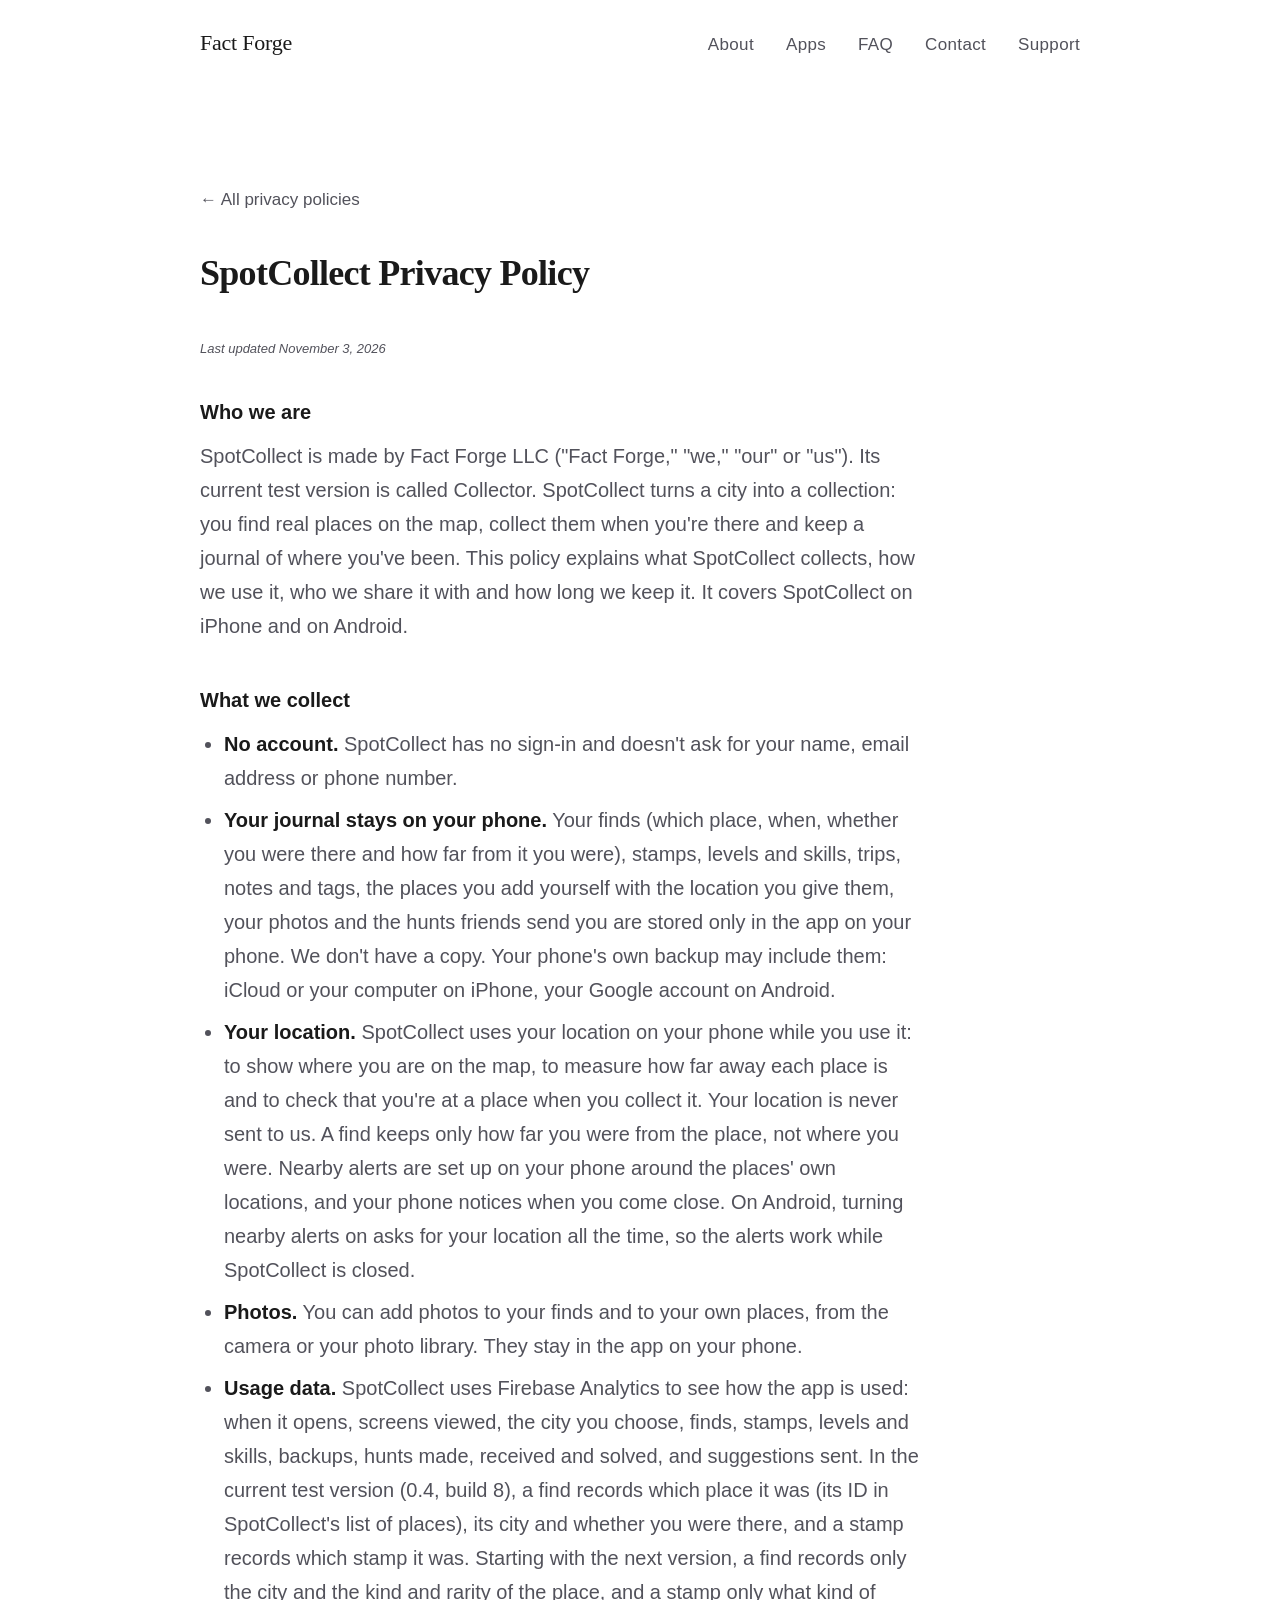
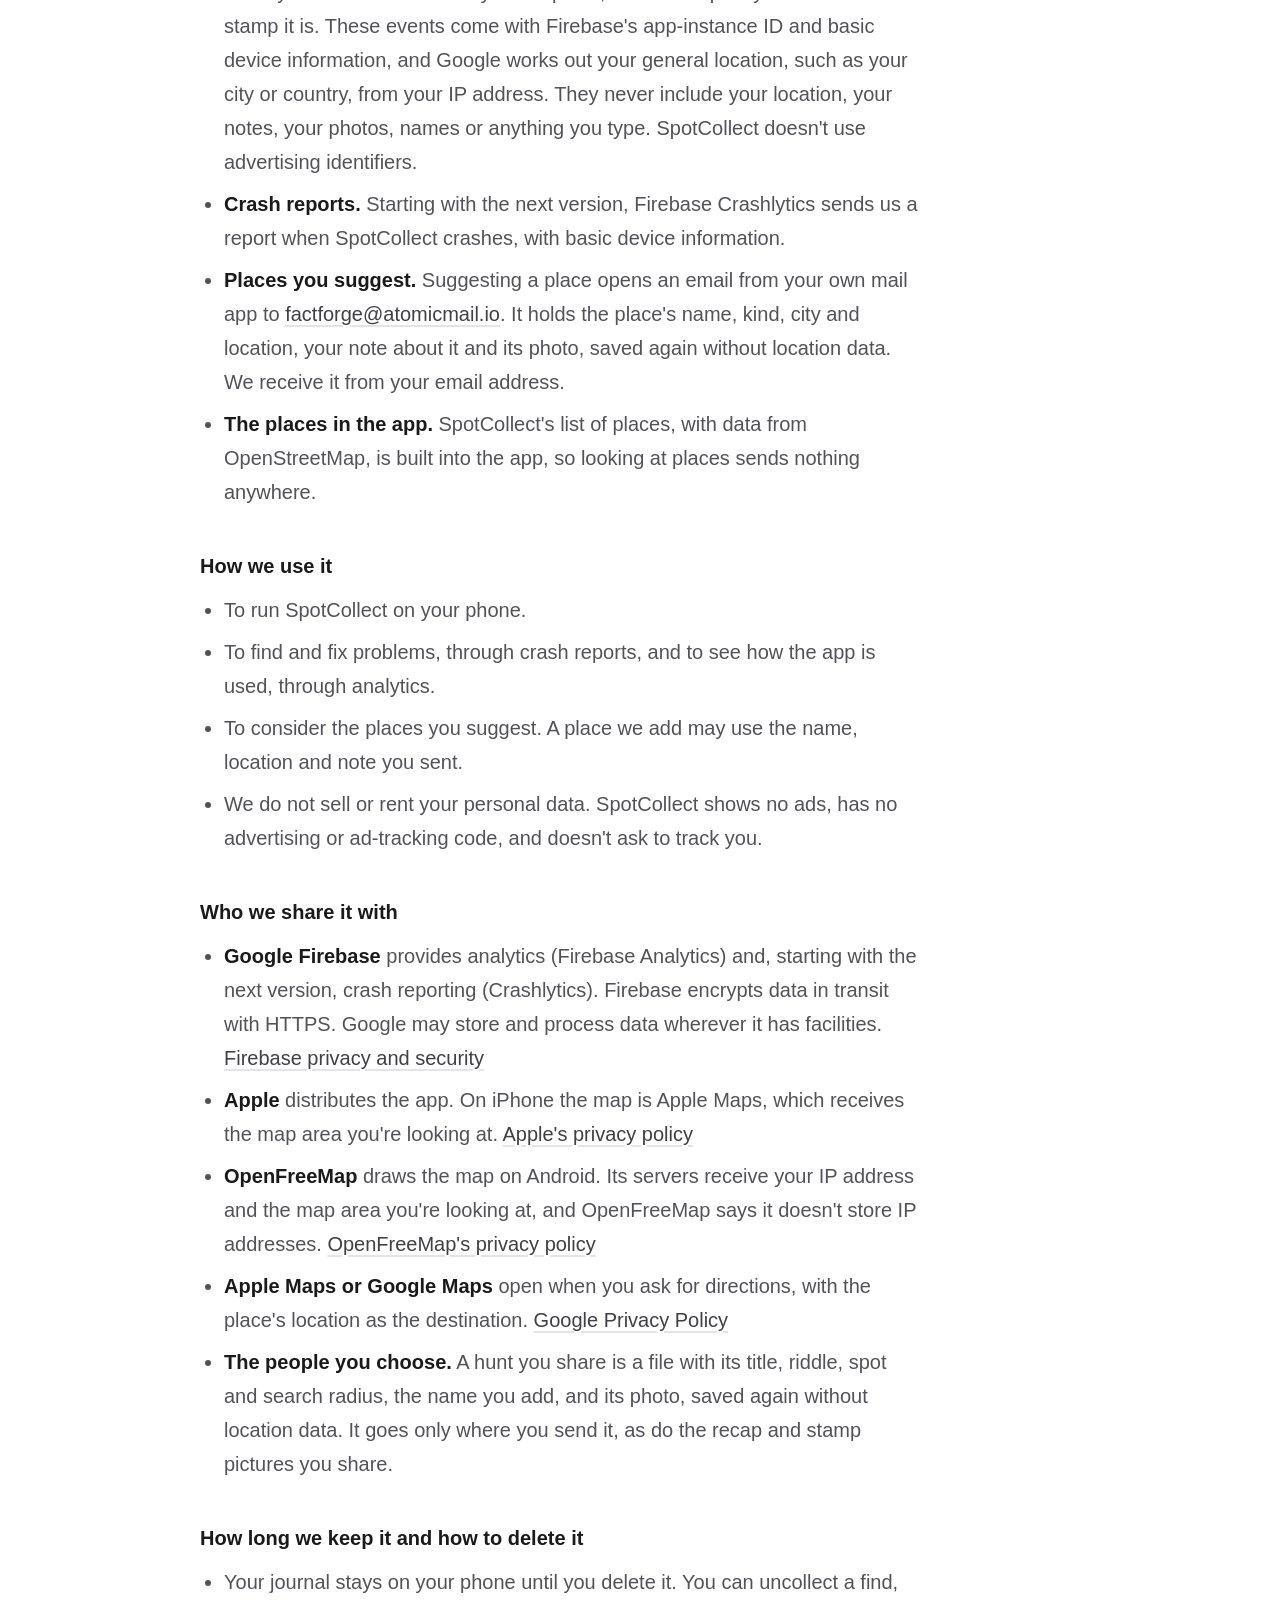
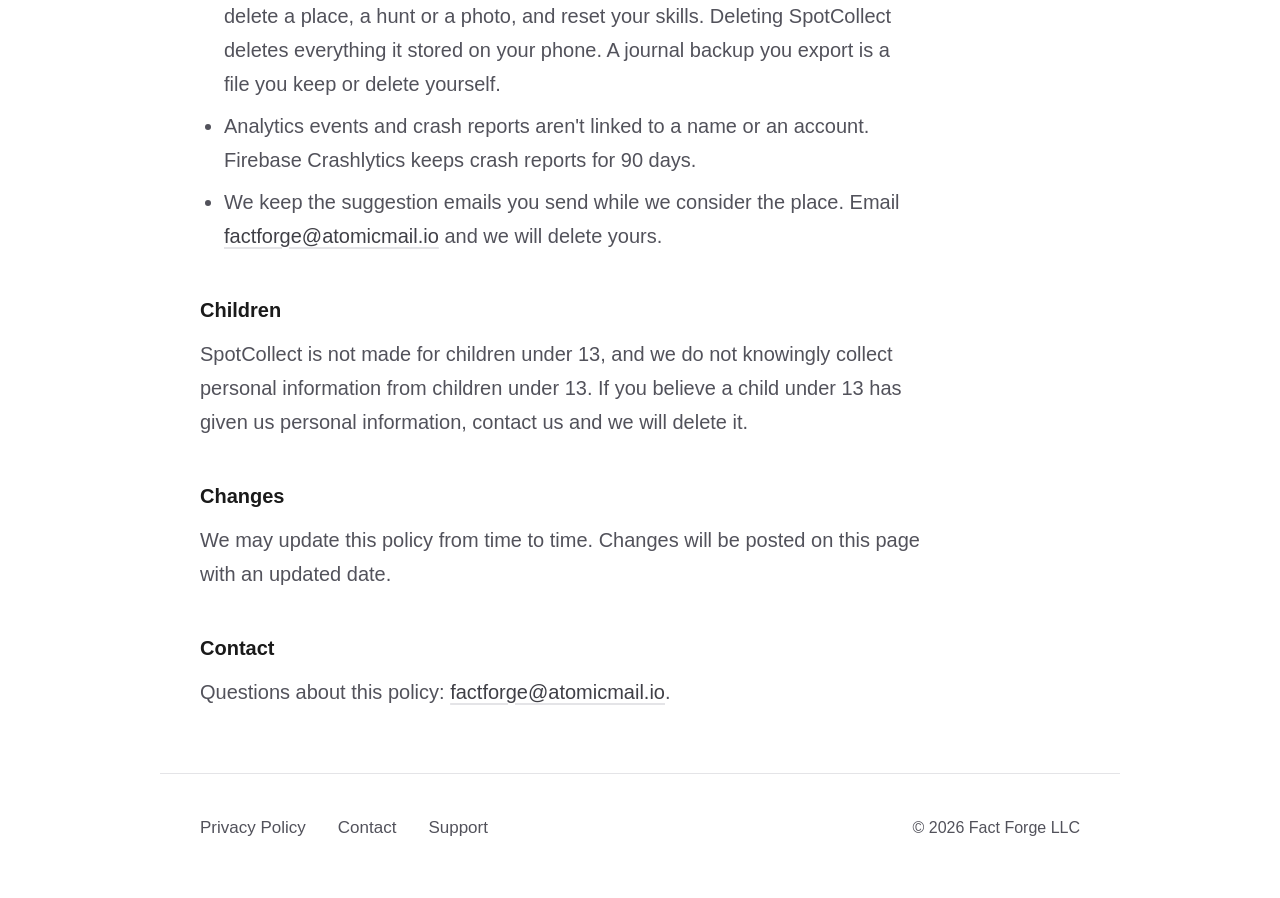
<file: collector/privacy.html>
<!DOCTYPE html>
<html lang="en">
<head>
  <meta charset="UTF-8">
  <meta name="viewport" content="width=device-width, initial-scale=1.0">
  <title>SpotCollect Privacy Policy — Fact Forge</title>
  <meta name="description" content="Privacy policy for SpotCollect, an app by Fact Forge.">
  <link rel="stylesheet" href="../style.css">
  <style>
    /* The shared nav doesn't wrap, so on a phone it runs off the screen; wrap it on this page. */
    @media (max-width: 600px) {
      nav { flex-wrap: wrap; row-gap: 0.75rem; }
      .nav-links { flex-wrap: wrap; gap: 0.75rem 1.25rem; }
    }
    .page-section li strong { color: var(--ink); }
  </style>
  <link rel="icon" href="data:image/svg+xml,<svg xmlns='http://www.w3.org/2000/svg' viewBox='0 0 100 100'><text y='.9em' font-size='90'>🔨</text></svg>">
</head>
<body>
  <header>
    <nav>
      <a href="../" class="wordmark">Fact Forge</a>
      <div class="nav-links">
        <a href="../#about">About</a>
        <a href="../#apps">Apps</a>
        <a href="../#faq">FAQ</a>
        <a href="../contact.html">Contact</a>
        <a href="../support.html">Support</a>
      </div>
    </nav>
  </header>

  <main>
    <section class="section page-section">
      <p class="back-link"><a href="../privacy.html">&larr; All privacy policies</a></p>
      <h2 class="page-title">SpotCollect Privacy Policy</h2>
      <p><em style="font-size: 0.8125rem;">Last updated November 3, 2026</em></p>

      <h3>Who we are</h3>
      <p>
        SpotCollect is made by Fact Forge LLC ("Fact Forge," "we," "our" or "us").
        Its current test version is called Collector.
        SpotCollect turns a city into a collection: you find real places on the
        map, collect them when you're there and keep a journal of where you've
        been. This policy explains what SpotCollect collects, how we use it, who
        we share it with and how long we keep it. It covers SpotCollect on iPhone
        and on Android.
      </p>

      <h3>What we collect</h3>
      <ul>
        <li><strong>No account.</strong> SpotCollect has no sign-in and doesn't
          ask for your name, email address or phone number.</li>
        <li><strong>Your journal stays on your phone.</strong> Your finds (which
          place, when, whether you were there and how far from it you were),
          stamps, levels and skills, trips, notes and tags, the places you add
          yourself with the location you give them, your photos and the hunts
          friends send you are stored only in the app on your phone. We don't
          have a copy. Your phone's own backup may include them: iCloud or your
          computer on iPhone, your Google account on Android.</li>
        <li><strong>Your location.</strong> SpotCollect uses your location on your
          phone while you use it: to show where you are on the map, to measure
          how far away each place is and to check that you're at a place when
          you collect it. Your location is never sent to us. A find keeps only
          how far you were from the place, not where you were. Nearby alerts are
          set up on your phone around the places' own locations, and your
          phone notices when you come close. On Android,
          turning nearby alerts on asks for your location all the time, so the
          alerts work while SpotCollect is closed.</li>
        <li><strong>Photos.</strong> You can add photos to your finds and to
          your own places, from the camera or your photo library. They stay in
          the app on your phone.</li>
        <li><strong>Usage data.</strong> SpotCollect uses Firebase Analytics to
          see how the app is used: when it opens, screens viewed, the city you
          choose, finds, stamps, levels and skills, backups, hunts made,
          received and solved, and suggestions sent. In the current test
          version (0.4, build 8), a
          find records which place it was (its ID in SpotCollect's list of
          places), its city and whether you were there, and a stamp records
          which stamp it was. Starting with the next version, a find records
          only the city and the kind and rarity of the place, and a stamp only
          what kind of stamp it is. These events come with Firebase's
          app-instance ID and basic device information, and Google works out
          your general location, such as your city or country, from your IP
          address. They never include your location, your notes, your photos,
          names or anything you type. SpotCollect doesn't use advertising
          identifiers.</li>
        <li><strong>Crash reports.</strong> Starting with the next version,
          Firebase Crashlytics sends us a report when SpotCollect crashes, with
          basic device information.</li>
        <li><strong>Places you suggest.</strong> Suggesting a place opens an
          email from your own mail app to
          <a href="mailto:factforge@atomicmail.io">factforge@atomicmail.io</a>.
          It holds the place's name, kind, city and location, your note about
          it and its photo, saved again without location data. We receive it
          from your email address.</li>
        <li><strong>The places in the app.</strong> SpotCollect's list of places,
          with data from OpenStreetMap, is built into the app, so looking at
          places sends nothing anywhere.</li>
      </ul>

      <h3>How we use it</h3>
      <ul>
        <li>To run SpotCollect on your phone.</li>
        <li>To find and fix problems, through crash reports, and to see how the
          app is used, through analytics.</li>
        <li>To consider the places you suggest. A place we add may use the
          name, location and note you sent.</li>
        <li>We do not sell or rent your personal data. SpotCollect shows no ads,
          has no advertising or ad-tracking code, and doesn't ask to track
          you.</li>
      </ul>

      <h3>Who we share it with</h3>
      <ul>
        <li><strong>Google Firebase</strong> provides analytics (Firebase
          Analytics) and, starting with the next version, crash reporting
          (Crashlytics). Firebase encrypts data in transit with HTTPS. Google
          may store and process data wherever it has facilities.
          <a href="https://firebase.google.com/support/privacy">Firebase privacy and security</a></li>
        <li><strong>Apple</strong> distributes the app. On iPhone the map is
          Apple Maps, which receives the map area you're looking at.
          <a href="https://www.apple.com/legal/privacy/">Apple's privacy policy</a></li>
        <li><strong>OpenFreeMap</strong> draws the map on Android. Its servers
          receive your IP address and the map area you're looking at, and
          OpenFreeMap says it doesn't store IP addresses.
          <a href="https://openfreemap.org/privacy/">OpenFreeMap's privacy policy</a></li>
        <li><strong>Apple Maps or Google Maps</strong> open when you ask for
          directions, with the place's location as the destination.
          <a href="https://policies.google.com/privacy">Google Privacy Policy</a></li>
        <li><strong>The people you choose.</strong> A hunt you share is a file
          with its title, riddle, spot and search radius, the name you add, and
          its photo, saved again without location data. It goes only where you
          send it, as do the recap and stamp pictures you share.</li>
      </ul>

      <h3>How long we keep it and how to delete it</h3>
      <ul>
        <li>Your journal stays on your phone until you delete it. You can
          uncollect a find, delete a place, a hunt or a photo, and reset your
          skills. Deleting SpotCollect deletes everything it stored on your phone.
          A journal backup you export is a file you keep or delete
          yourself.</li>
        <li>Analytics events and crash reports aren't linked to a name or an
          account. Firebase Crashlytics keeps crash reports for 90 days.</li>
        <li>We keep the suggestion emails you send while we consider the place.
          Email <a href="mailto:factforge@atomicmail.io">factforge@atomicmail.io</a>
          and we will delete yours.</li>
      </ul>

      <h3>Children</h3>
      <p>
        SpotCollect is not made for children under 13, and we do not knowingly
        collect personal information from children under 13. If you believe a
        child under 13 has given us personal information, contact us and we
        will delete it.
      </p>

      <h3>Changes</h3>
      <p>
        We may update this policy from time to time. Changes will be posted on
        this page with an updated date.
      </p>

      <h3>Contact</h3>
      <p>
        Questions about this policy:
        <a href="mailto:factforge@atomicmail.io">factforge@atomicmail.io</a>.
      </p>
    </section>
  </main>

  <footer>
    <div class="footer-links">
      <a href="../privacy.html">Privacy Policy</a>
      <a href="../contact.html">Contact</a>
      <a href="../support.html">Support</a>
    </div>
    <span class="copyright">&copy; 2026 Fact Forge LLC</span>
  </footer>
</body>
</html>
</file>
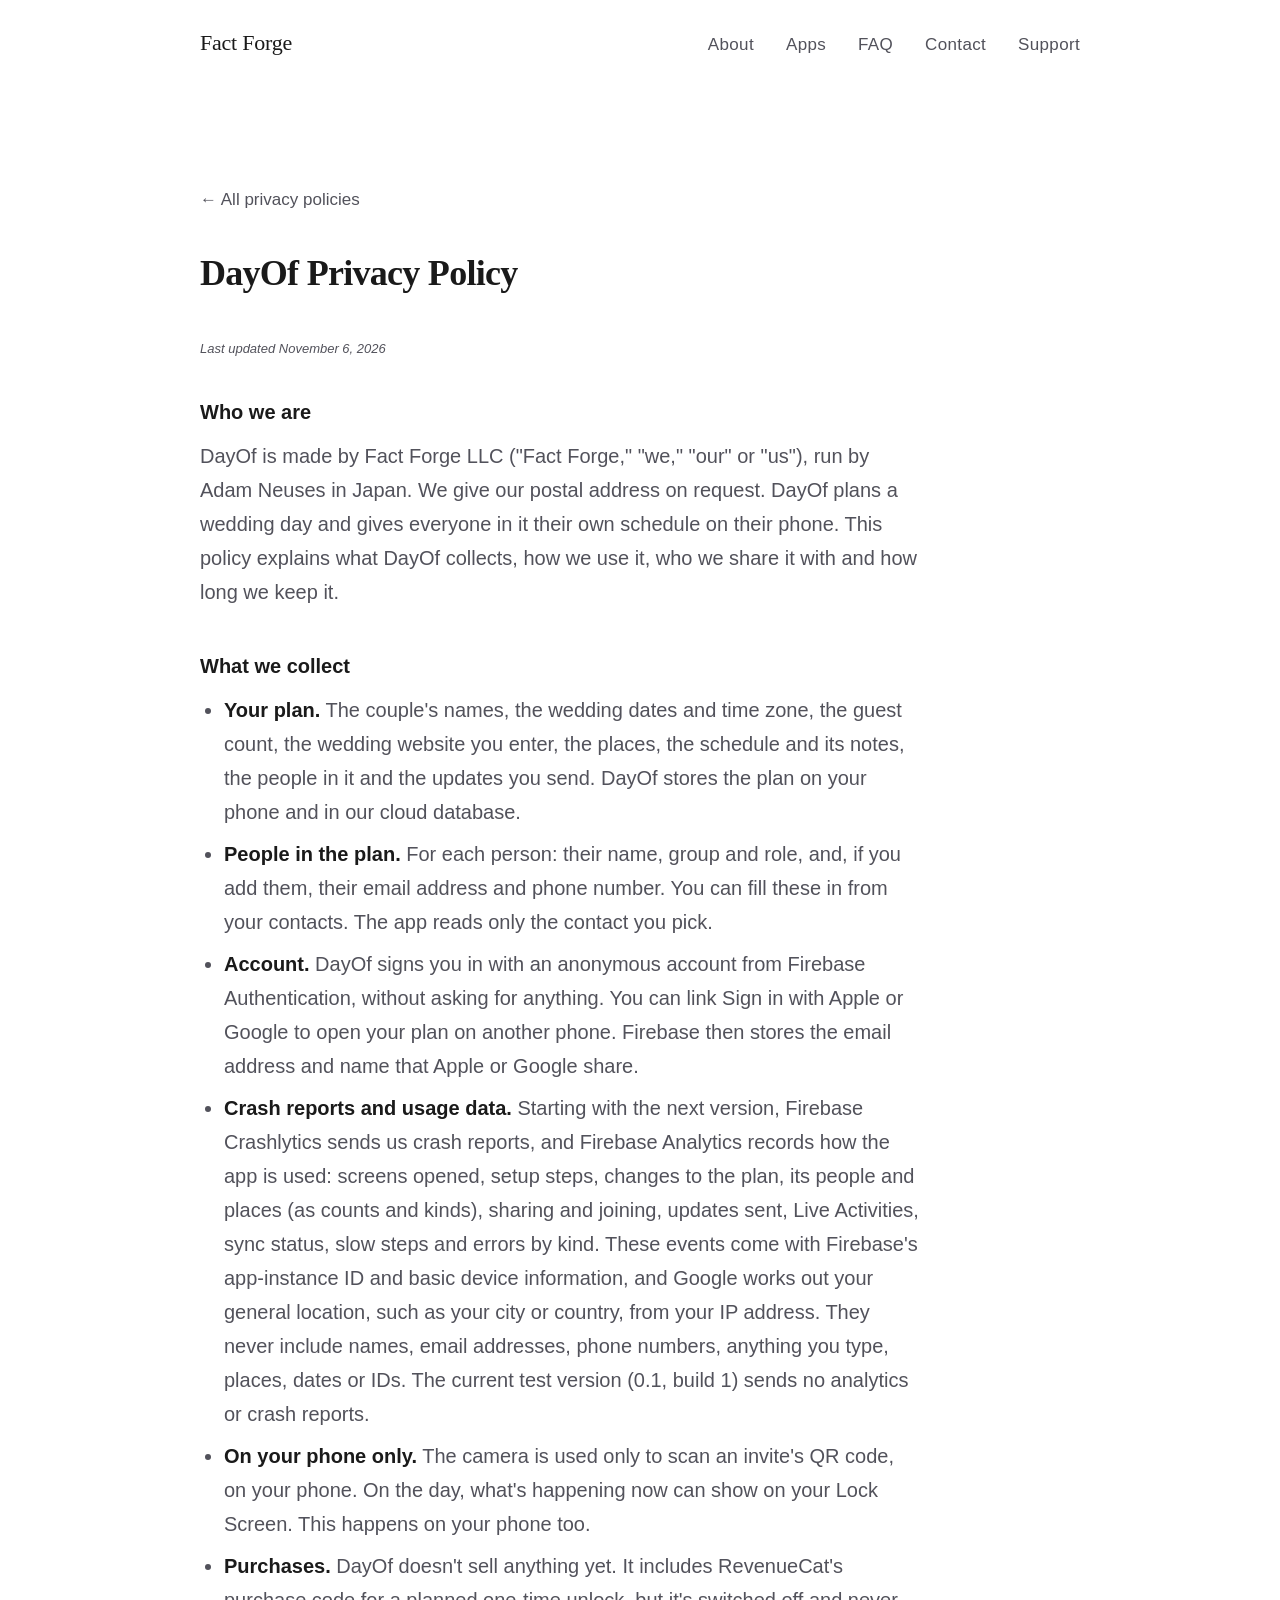
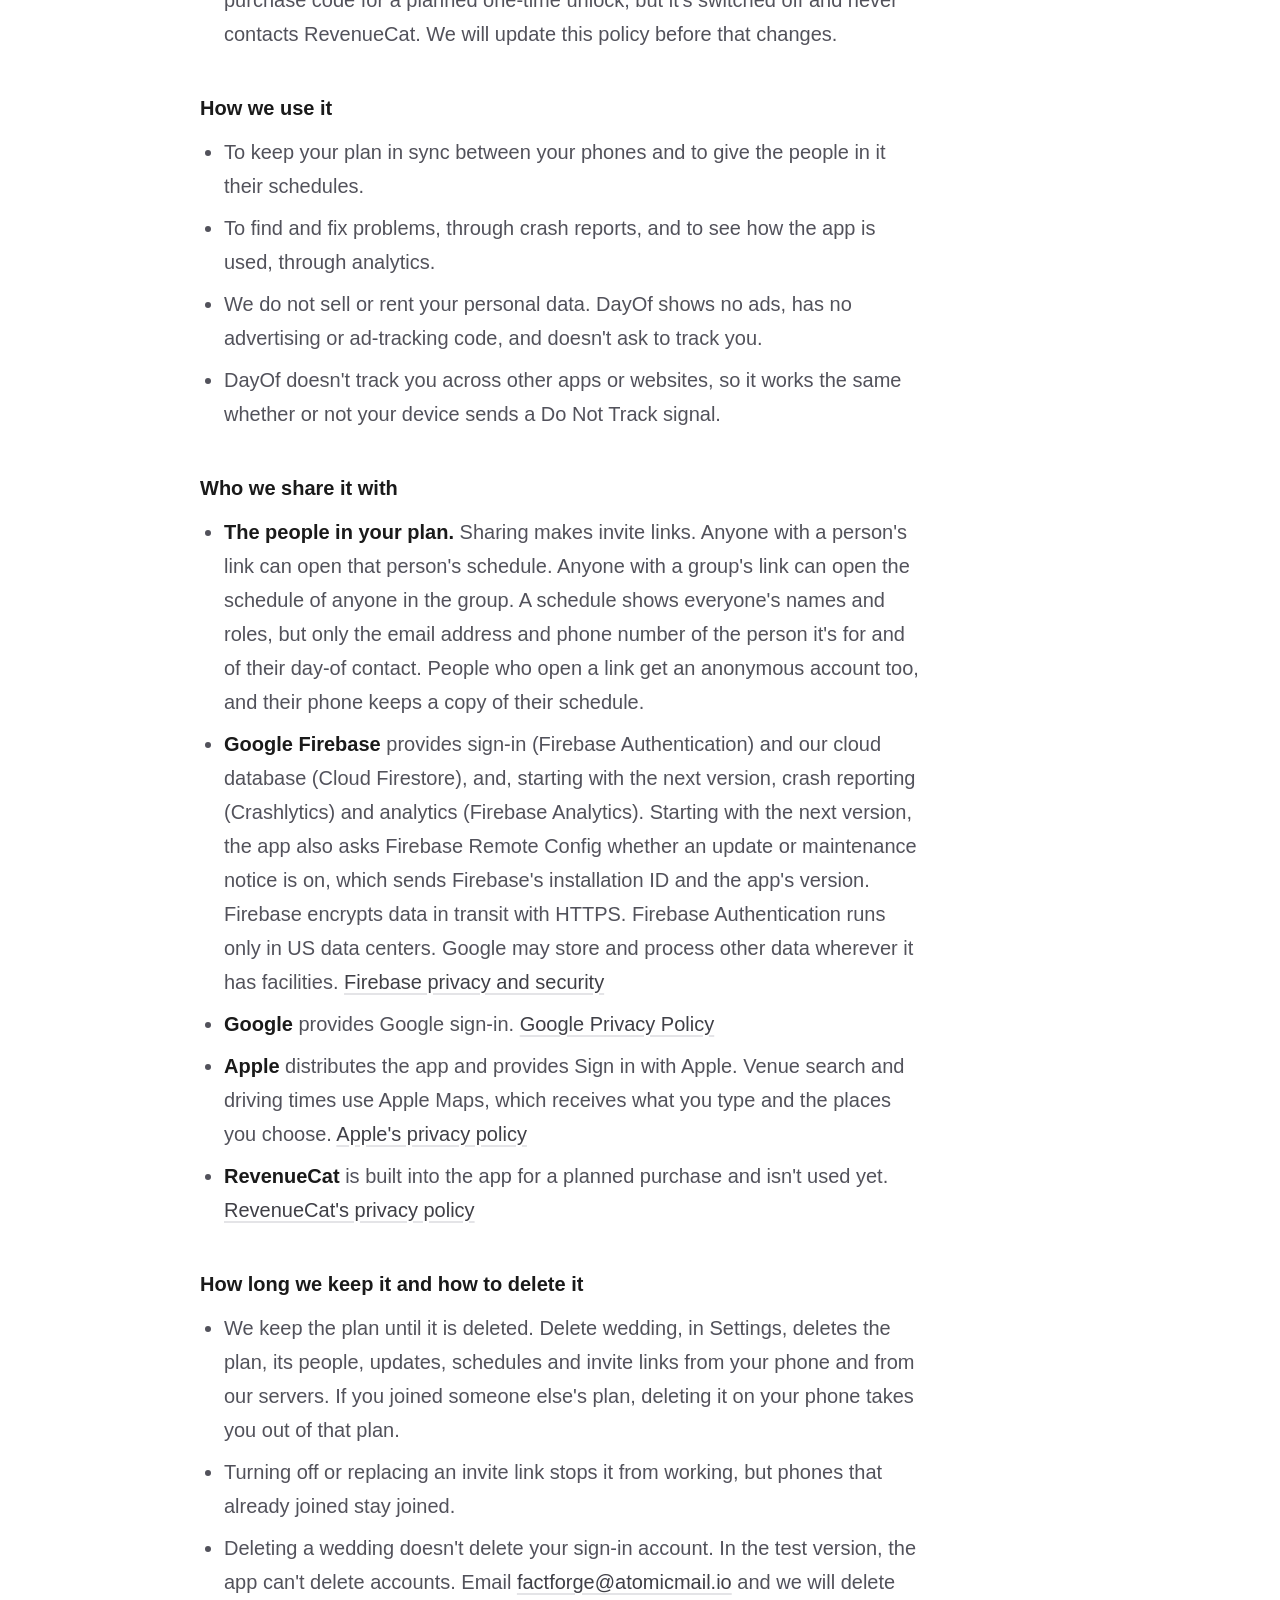
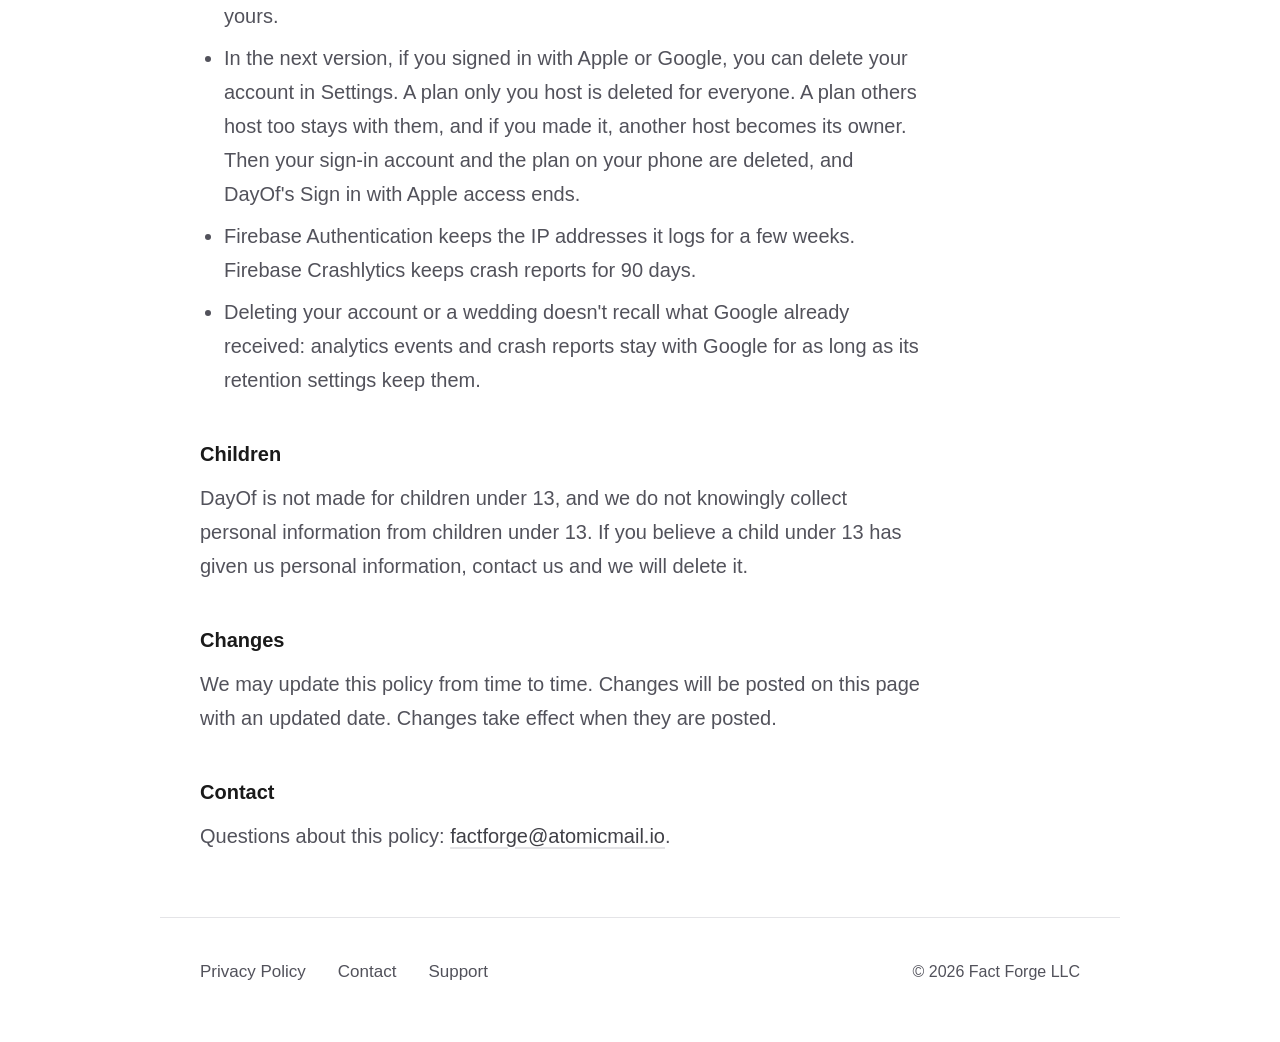
<file: dayof/privacy.html>
<!DOCTYPE html>
<html lang="en">
<head>
  <meta charset="UTF-8">
  <meta name="viewport" content="width=device-width, initial-scale=1.0">
  <title>DayOf Privacy Policy — Fact Forge</title>
  <meta name="description" content="Privacy policy for DayOf, an app by Fact Forge.">
  <link rel="stylesheet" href="../style.css">
  <style>
    /* The shared nav doesn't wrap, so on a phone it runs off the screen; wrap it on this page. */
    @media (max-width: 600px) {
      nav { flex-wrap: wrap; row-gap: 0.75rem; }
      .nav-links { flex-wrap: wrap; gap: 0.75rem 1.25rem; }
    }
    .page-section li strong { color: var(--ink); }
  </style>
  <link rel="icon" href="data:image/svg+xml,<svg xmlns='http://www.w3.org/2000/svg' viewBox='0 0 100 100'><text y='.9em' font-size='90'>🔨</text></svg>">
</head>
<body>
  <header>
    <nav>
      <a href="../" class="wordmark">Fact Forge</a>
      <div class="nav-links">
        <a href="../#about">About</a>
        <a href="../#apps">Apps</a>
        <a href="../#faq">FAQ</a>
        <a href="../contact.html">Contact</a>
        <a href="../support.html">Support</a>
      </div>
    </nav>
  </header>

  <main>
    <section class="section page-section">
      <p class="back-link"><a href="../privacy.html">&larr; All privacy policies</a></p>
      <h2 class="page-title">DayOf Privacy Policy</h2>
      <p><em style="font-size: 0.8125rem;">Last updated November 6, 2026</em></p>

      <h3>Who we are</h3>
      <p>
        DayOf is made by Fact Forge LLC ("Fact Forge," "we," "our" or "us"),
        run by Adam Neuses in Japan. We give our postal address on request.
        DayOf plans a wedding day and gives everyone in it their own schedule on
        their phone. This policy explains what DayOf collects, how we use it,
        who we share it with and how long we keep it.
      </p>

      <h3>What we collect</h3>
      <ul>
        <li><strong>Your plan.</strong> The couple's names, the wedding dates
          and time zone, the guest count, the wedding website you enter, the
          places, the schedule and its notes, the people in it and the updates
          you send. DayOf stores the plan on your phone and in our cloud
          database.</li>
        <li><strong>People in the plan.</strong> For each person: their name,
          group and role, and, if you add them, their email address and phone
          number. You can fill these in from your contacts. The app reads only
          the contact you pick.</li>
        <li><strong>Account.</strong> DayOf signs you in with an anonymous
          account from Firebase Authentication, without asking for anything. You
          can link Sign in with Apple or Google to open your plan on another
          phone. Firebase then stores the email address and name that Apple or
          Google share.</li>
        <li><strong>Crash reports and usage data.</strong> Starting with the
          next version, Firebase Crashlytics sends us crash reports, and Firebase
          Analytics records how the app is used: screens opened, setup steps,
          changes to the plan, its people and places (as counts and kinds),
          sharing and joining, updates sent, Live Activities, sync status, slow
          steps and errors by kind. These events come with Firebase's
          app-instance ID and basic device information, and Google works out
          your general location, such as your city or country, from your IP
          address. They never include names, email addresses, phone numbers,
          anything you type, places, dates or IDs. The current test version
          (0.1, build 1) sends no analytics or crash reports.</li>
        <li><strong>On your phone only.</strong> The camera is used only to scan
          an invite's QR code, on your phone. On the day, what's happening now
          can show on your Lock Screen. This happens on your phone too.</li>
        <li><strong>Purchases.</strong> DayOf doesn't sell anything yet. It
          includes RevenueCat's purchase code for a planned one-time unlock, but
          it's switched off and never contacts RevenueCat. We will update this
          policy before that changes.</li>
      </ul>

      <h3>How we use it</h3>
      <ul>
        <li>To keep your plan in sync between your phones and to give the people
          in it their schedules.</li>
        <li>To find and fix problems, through crash reports, and to see how the
          app is used, through analytics.</li>
        <li>We do not sell or rent your personal data. DayOf shows no ads, has no
          advertising or ad-tracking code, and doesn't ask to track you.</li>
        <li>DayOf doesn't track you across other apps or websites, so it works
          the same whether or not your device sends a Do Not Track signal.</li>
      </ul>

      <h3>Who we share it with</h3>
      <ul>
        <li><strong>The people in your plan.</strong> Sharing makes invite
          links. Anyone with a person's link can open that person's schedule.
          Anyone with a group's link can open the schedule of anyone in the
          group. A schedule shows everyone's names and roles, but only the email
          address and phone number of the person it's for and of their day-of
          contact. People who open a link get an anonymous account too, and
          their phone keeps a copy of their schedule.</li>
        <li><strong>Google Firebase</strong> provides sign-in (Firebase
          Authentication) and our cloud database (Cloud Firestore), and, starting
          with the next version, crash reporting (Crashlytics) and analytics
          (Firebase Analytics). Starting with the next version, the app also asks
          Firebase Remote Config whether an update or maintenance notice is on,
          which sends Firebase's installation ID and the app's version.
          Firebase encrypts data in transit with HTTPS.
          Firebase Authentication runs only in US data centers. Google may store
          and process other data wherever it has facilities.
          <a href="https://firebase.google.com/support/privacy">Firebase privacy and security</a></li>
        <li><strong>Google</strong> provides Google sign-in.
          <a href="https://policies.google.com/privacy">Google Privacy Policy</a></li>
        <li><strong>Apple</strong> distributes the app and provides Sign in with
          Apple. Venue search and driving times use Apple Maps, which receives
          what you type and the places you choose.
          <a href="https://www.apple.com/legal/privacy/">Apple's privacy policy</a></li>
        <li><strong>RevenueCat</strong> is built into the app for a planned
          purchase and isn't used yet.
          <a href="https://www.revenuecat.com/privacy/">RevenueCat's privacy policy</a></li>
      </ul>

      <h3>How long we keep it and how to delete it</h3>
      <ul>
        <li>We keep the plan until it is deleted. Delete wedding, in Settings,
          deletes the plan, its people, updates, schedules and invite links from
          your phone and from our servers. If you joined someone else's plan,
          deleting it on your phone takes you out of that plan.</li>
        <li>Turning off or replacing an invite link stops it from working, but
          phones that already joined stay joined.</li>
        <li>Deleting a wedding doesn't delete your sign-in account. In the test
          version, the app can't delete accounts. Email
          <a href="mailto:factforge@atomicmail.io">factforge@atomicmail.io</a>
          and we will delete yours.</li>
        <li>In the next version, if you signed in with Apple or Google, you can
          delete your account in Settings. A plan only you host is deleted for
          everyone. A plan others host too stays with them, and if you made it,
          another host becomes its owner. Then your sign-in account and the plan
          on your phone are deleted, and DayOf's Sign in with Apple access
          ends.</li>
        <li>Firebase Authentication keeps the IP addresses it logs for a few
          weeks. Firebase Crashlytics keeps crash reports for 90 days.</li>
        <li>Deleting your account or a wedding doesn't recall what Google
          already received: analytics events and crash reports stay with Google
          for as long as its retention settings keep them.</li>
      </ul>

      <h3>Children</h3>
      <p>
        DayOf is not made for children under 13, and we do not knowingly collect
        personal information from children under 13. If you believe a child
        under 13 has given us personal information, contact us and we will
        delete it.
      </p>

      <h3>Changes</h3>
      <p>
        We may update this policy from time to time. Changes will be posted on
        this page with an updated date. Changes take effect when they are
        posted.
      </p>

      <h3>Contact</h3>
      <p>
        Questions about this policy:
        <a href="mailto:factforge@atomicmail.io">factforge@atomicmail.io</a>.
      </p>
    </section>
  </main>

  <footer>
    <div class="footer-links">
      <a href="../privacy.html">Privacy Policy</a>
      <a href="../contact.html">Contact</a>
      <a href="../support.html">Support</a>
    </div>
    <span class="copyright">&copy; 2026 Fact Forge LLC</span>
  </footer>
</body>
</html>
</file>
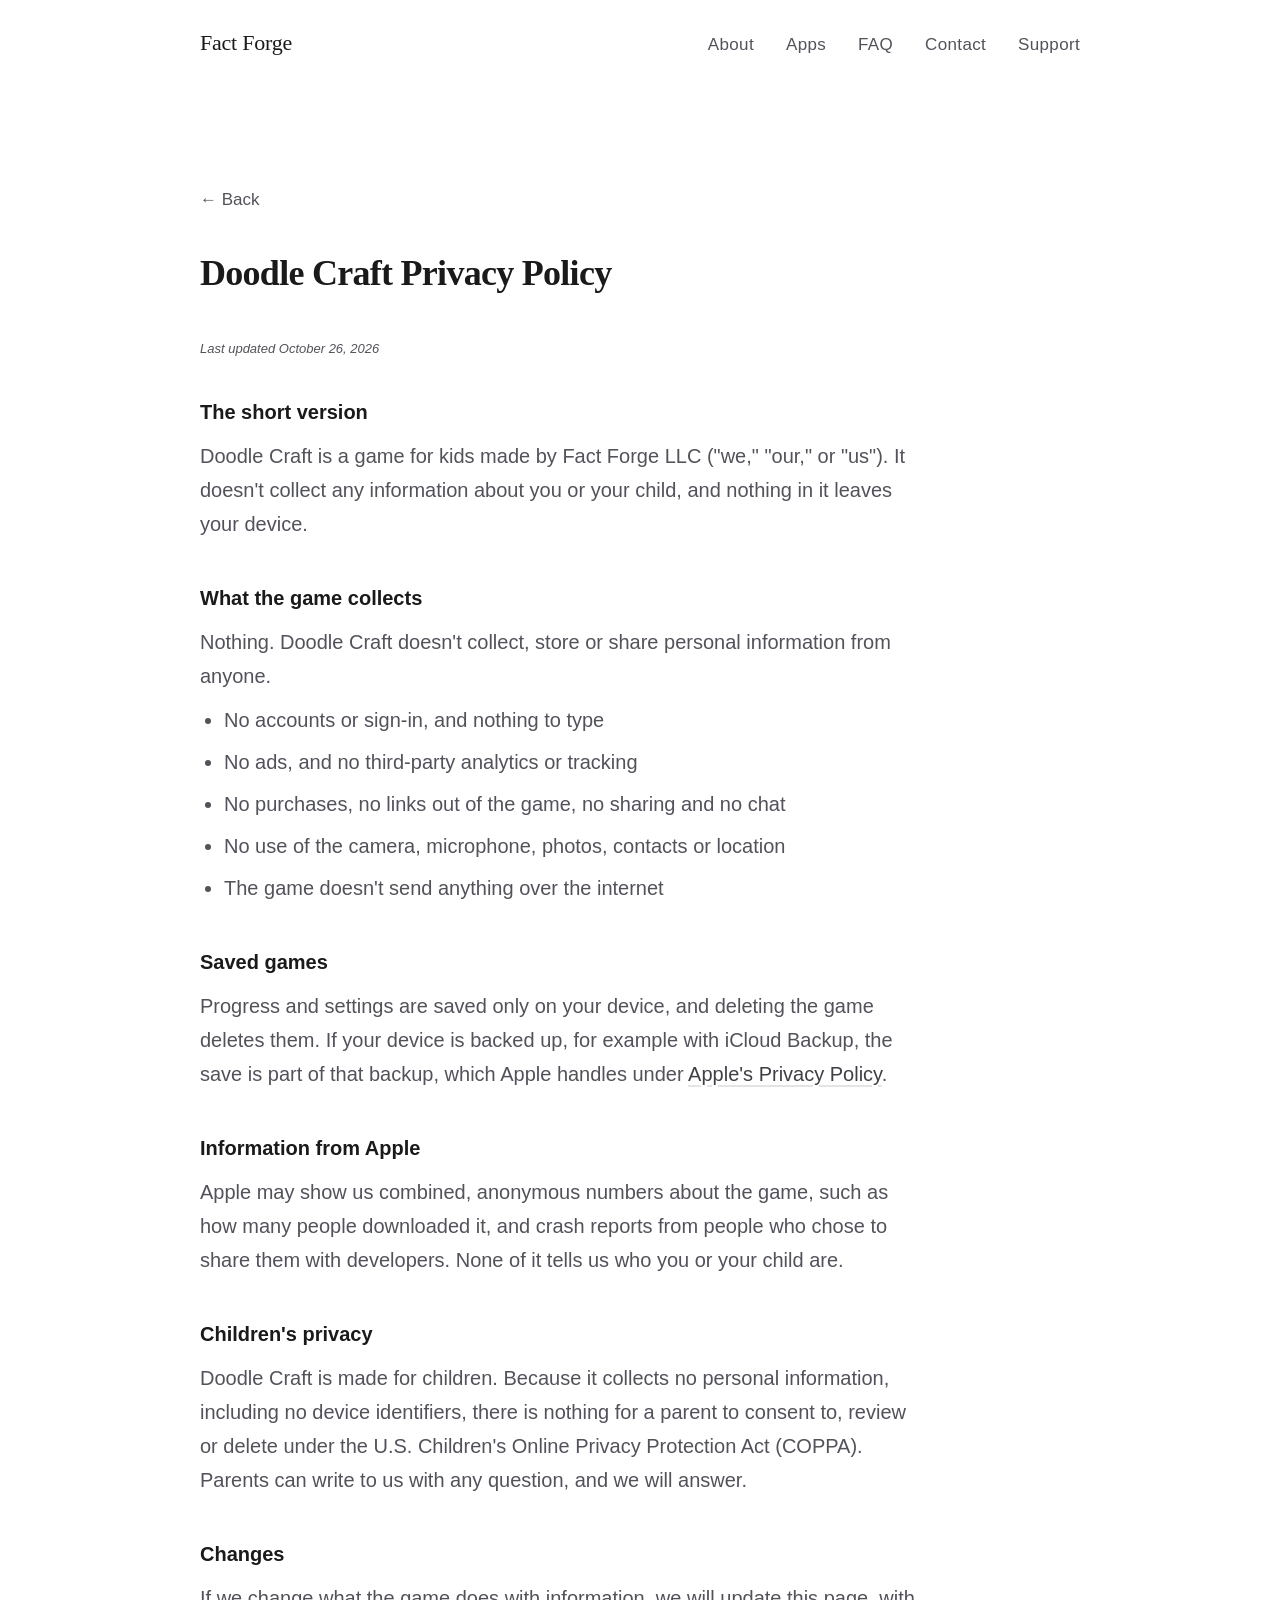
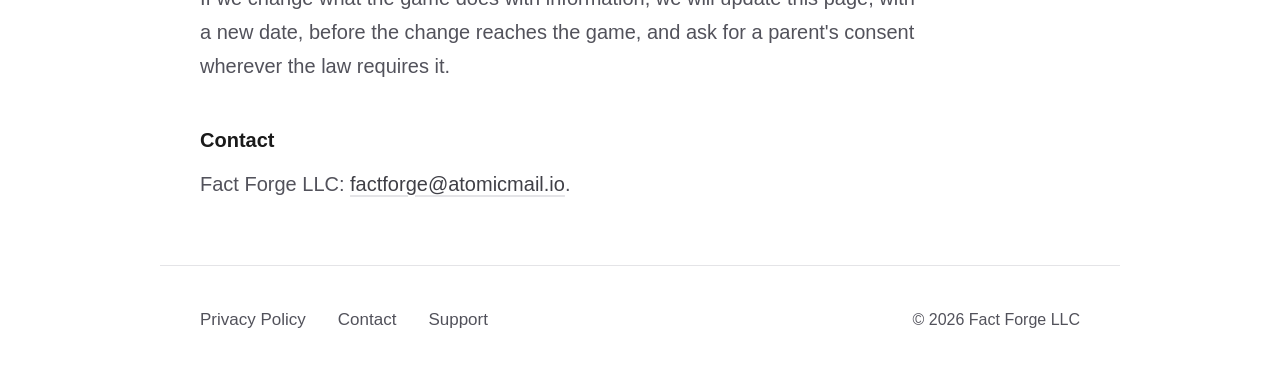
<file: doodlecraft/privacy.html>
<!DOCTYPE html>
<html lang="en">
<head>
  <meta charset="UTF-8">
  <meta name="viewport" content="width=device-width, initial-scale=1.0">
  <title>Doodle Craft Privacy Policy — Fact Forge</title>
  <meta name="description" content="Privacy policy for Doodle Craft, a game for kids by Fact Forge.">
  <link rel="stylesheet" href="../style.css">
  <style>
    /* The shared nav doesn't wrap, so on a phone it runs off the screen; wrap it on this page. */
    @media (max-width: 600px) {
      nav { flex-wrap: wrap; row-gap: 0.75rem; }
      .nav-links { flex-wrap: wrap; gap: 0.75rem 1.25rem; }
    }
  </style>
  <link rel="icon" href="data:image/svg+xml,<svg xmlns='http://www.w3.org/2000/svg' viewBox='0 0 100 100'><text y='.9em' font-size='90'>🔨</text></svg>">
</head>
<body>
  <header>
    <nav>
      <a href="../" class="wordmark">Fact Forge</a>
      <div class="nav-links">
        <a href="../#about">About</a>
        <a href="../#apps">Apps</a>
        <a href="../#faq">FAQ</a>
        <a href="../contact.html">Contact</a>
        <a href="../support.html">Support</a>
      </div>
    </nav>
  </header>

  <main>
    <section class="section page-section">
      <p class="back-link"><a href="../">&larr; Back</a></p>
      <h2 class="page-title">Doodle Craft Privacy Policy</h2>
      <p><em style="font-size: 0.8125rem;">Last updated October 26, 2026</em></p>

      <h3>The short version</h3>
      <p>
        Doodle Craft is a game for kids made by Fact Forge LLC ("we," "our," or "us").
        It doesn't collect any information about you or your child, and nothing in it
        leaves your device.
      </p>

      <h3>What the game collects</h3>
      <p>Nothing. Doodle Craft doesn't collect, store or share personal information from anyone.</p>
      <ul>
        <li>No accounts or sign-in, and nothing to type</li>
        <li>No ads, and no third-party analytics or tracking</li>
        <li>No purchases, no links out of the game, no sharing and no chat</li>
        <li>No use of the camera, microphone, photos, contacts or location</li>
        <li>The game doesn't send anything over the internet</li>
      </ul>

      <h3>Saved games</h3>
      <p>
        Progress and settings are saved only on your device, and deleting the game deletes
        them. If your device is backed up, for example with iCloud Backup, the save is part
        of that backup, which Apple handles under
        <a href="https://www.apple.com/legal/privacy/">Apple's Privacy Policy</a>.
      </p>

      <h3>Information from Apple</h3>
      <p>
        Apple may show us combined, anonymous numbers about the game, such as how many
        people downloaded it, and crash reports from people who chose to share them with
        developers. None of it tells us who you or your child are.
      </p>

      <h3>Children's privacy</h3>
      <p>
        Doodle Craft is made for children. Because it collects no personal information,
        including no device identifiers, there is nothing for a parent to consent to, review
        or delete under the U.S. Children's Online Privacy Protection Act (COPPA). Parents
        can write to us with any question, and we will answer.
      </p>

      <h3>Changes</h3>
      <p>
        If we change what the game does with information, we will update this page, with a
        new date, before the change reaches the game, and ask for a parent's consent
        wherever the law requires it.
      </p>

      <h3>Contact</h3>
      <p>
        Fact Forge LLC:
        <a href="mailto:factforge@atomicmail.io">factforge@atomicmail.io</a>.
      </p>
    </section>
  </main>

  <footer>
    <div class="footer-links">
      <a href="../privacy.html">Privacy Policy</a>
      <a href="../contact.html">Contact</a>
      <a href="../support.html">Support</a>
    </div>
    <span class="copyright">&copy; 2026 Fact Forge LLC</span>
  </footer>
</body>
</html>
</file>
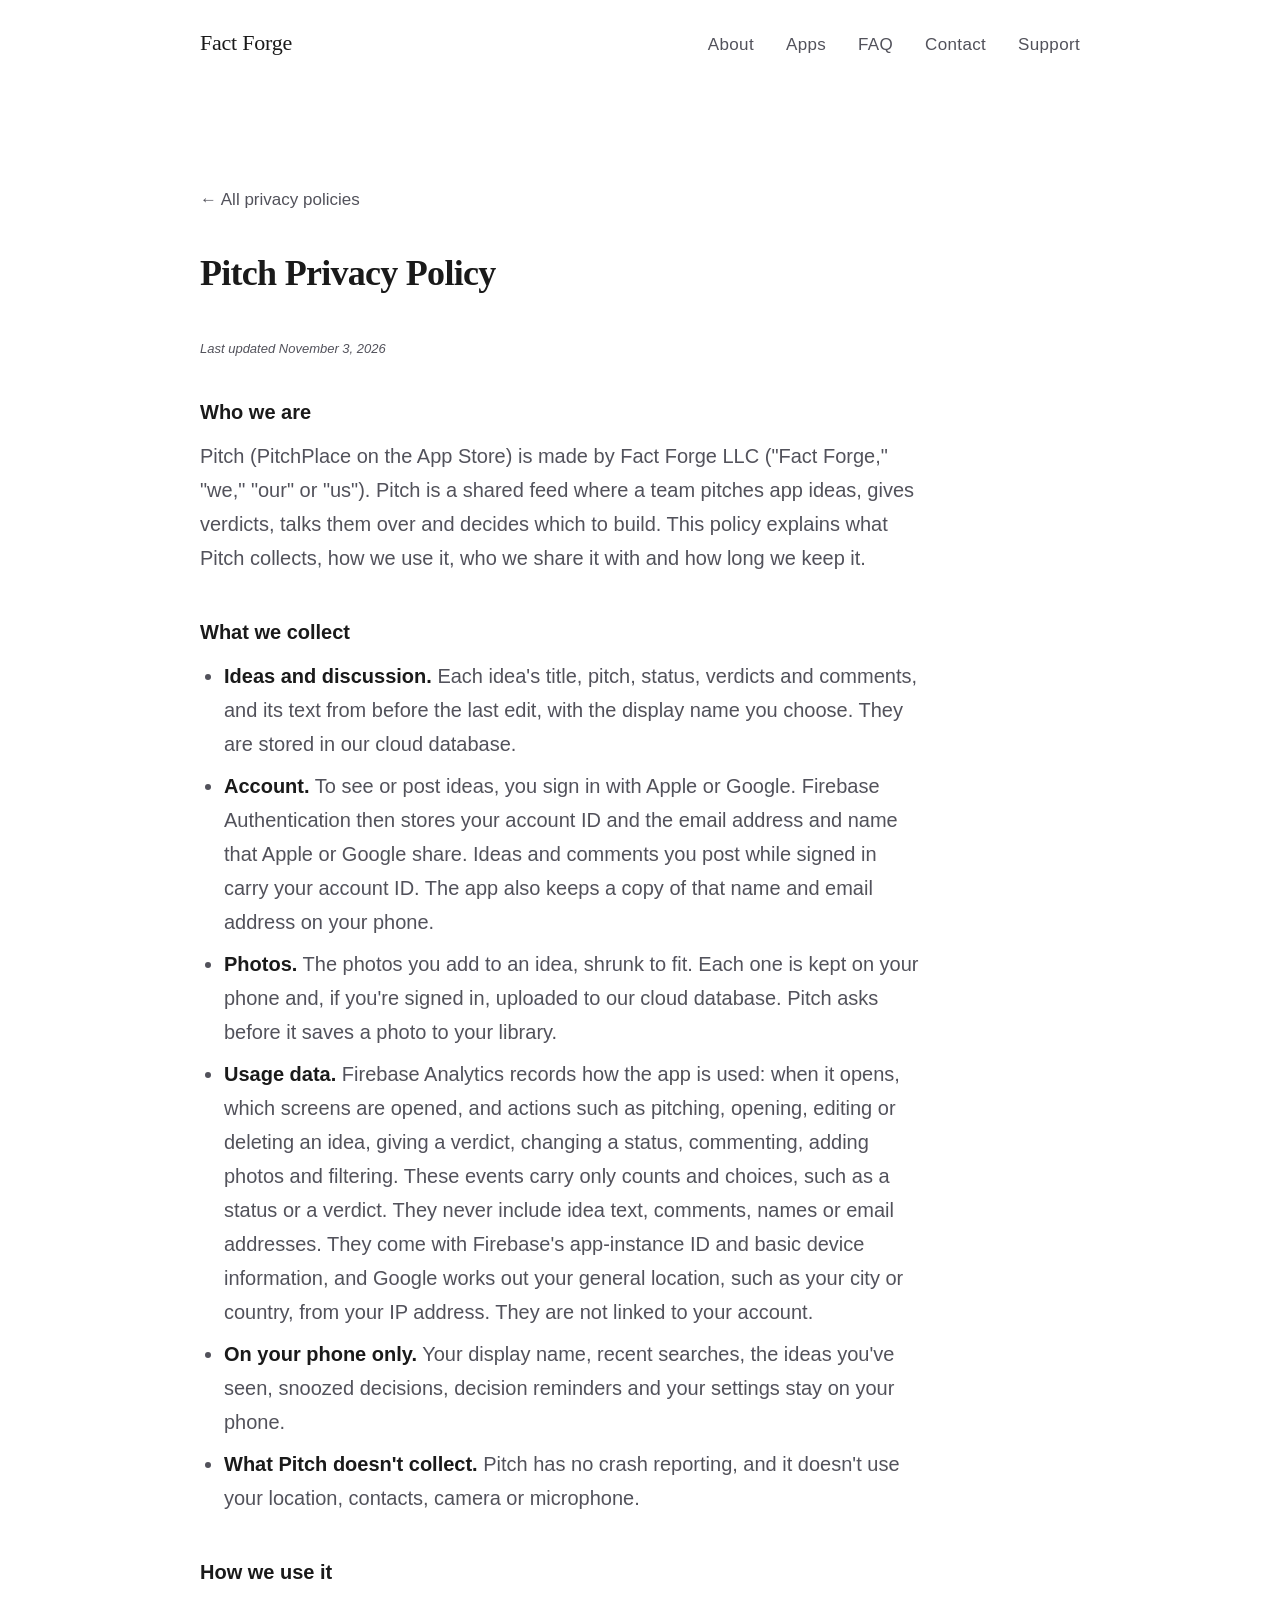
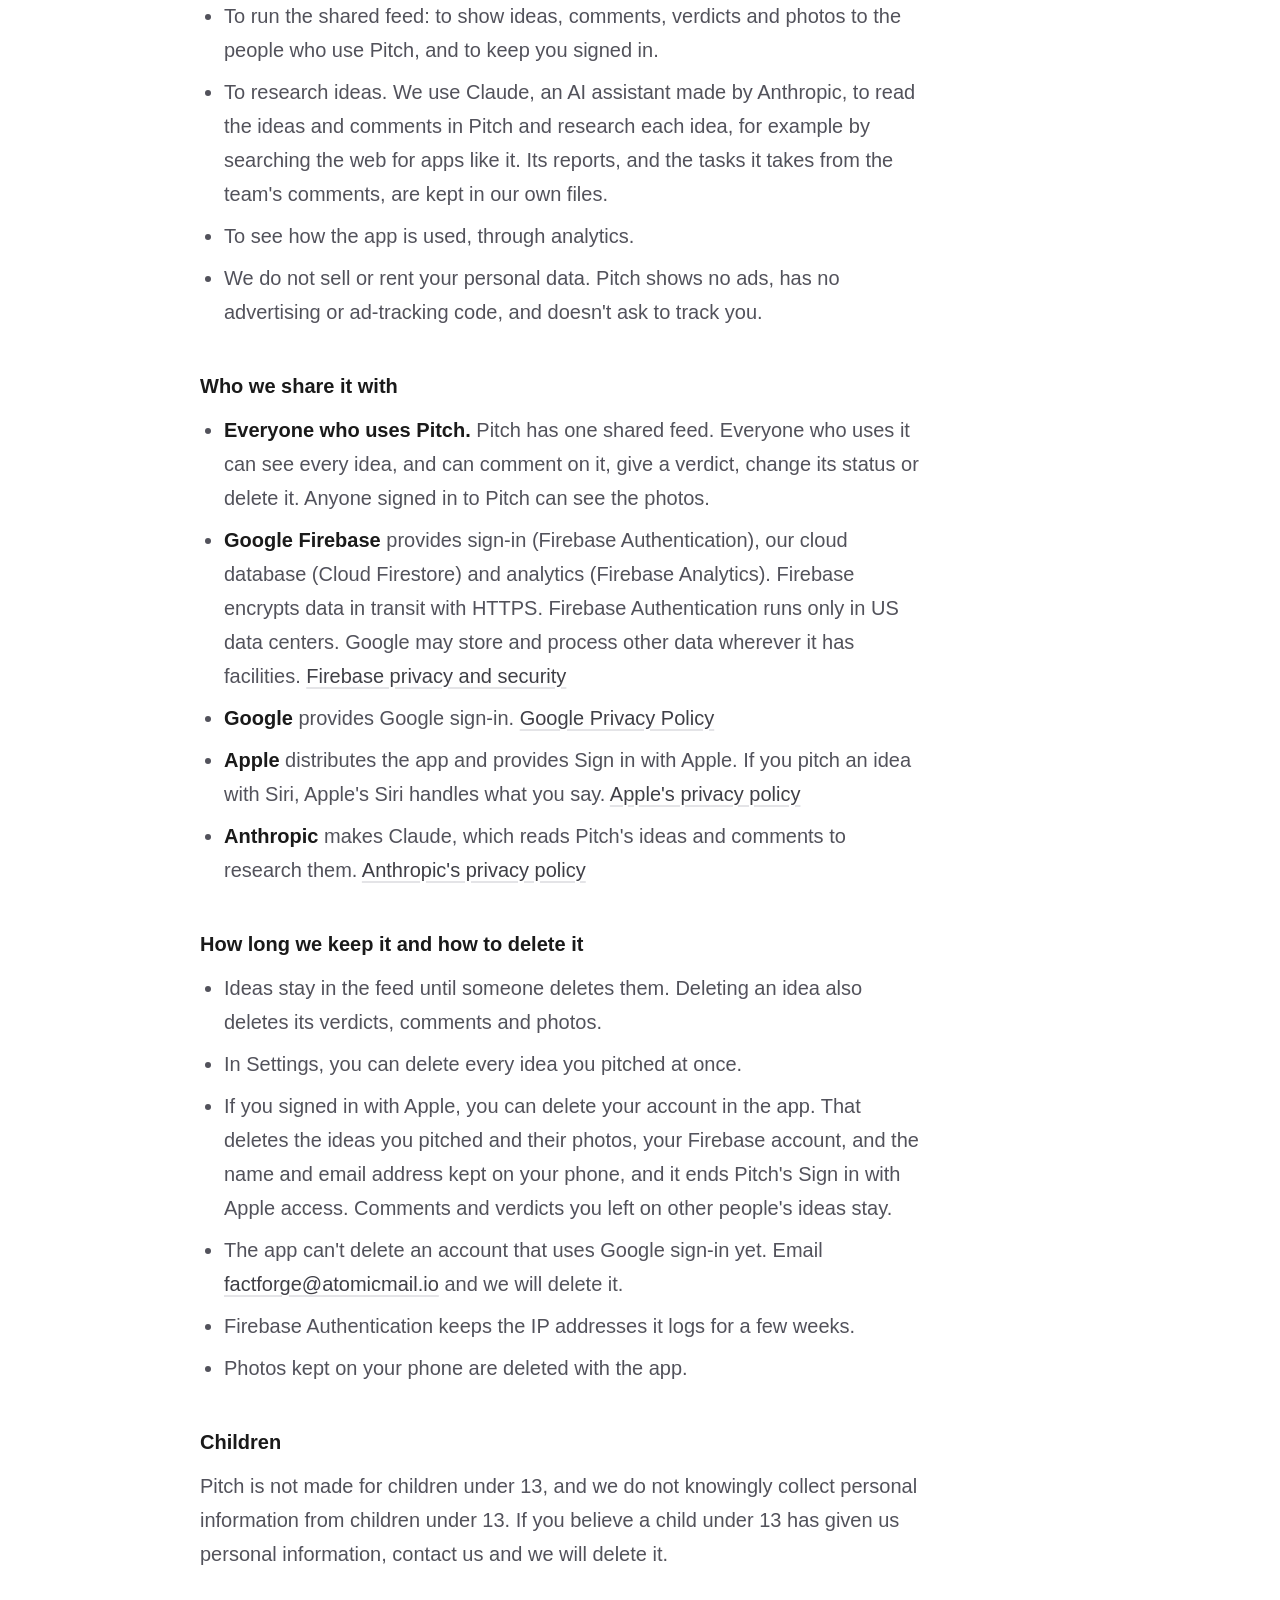
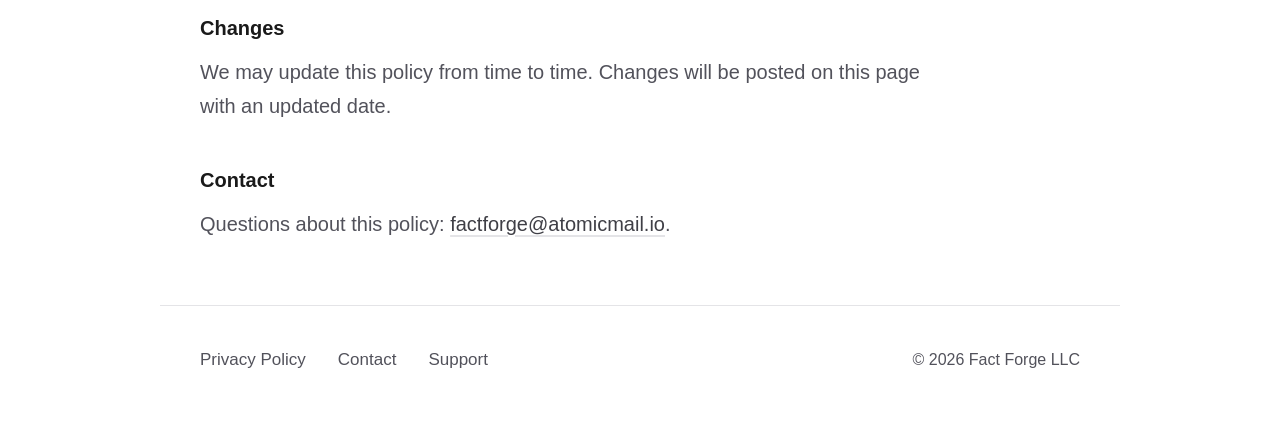
<file: pitch/privacy.html>
<!DOCTYPE html>
<html lang="en">
<head>
  <meta charset="UTF-8">
  <meta name="viewport" content="width=device-width, initial-scale=1.0">
  <title>Pitch Privacy Policy — Fact Forge</title>
  <meta name="description" content="Privacy policy for Pitch, an app by Fact Forge.">
  <link rel="stylesheet" href="../style.css">
  <style>
    /* The shared nav doesn't wrap, so on a phone it runs off the screen; wrap it on this page. */
    @media (max-width: 600px) {
      nav { flex-wrap: wrap; row-gap: 0.75rem; }
      .nav-links { flex-wrap: wrap; gap: 0.75rem 1.25rem; }
    }
    .page-section li strong { color: var(--ink); }
  </style>
  <link rel="icon" href="data:image/svg+xml,<svg xmlns='http://www.w3.org/2000/svg' viewBox='0 0 100 100'><text y='.9em' font-size='90'>🔨</text></svg>">
</head>
<body>
  <header>
    <nav>
      <a href="../" class="wordmark">Fact Forge</a>
      <div class="nav-links">
        <a href="../#about">About</a>
        <a href="../#apps">Apps</a>
        <a href="../#faq">FAQ</a>
        <a href="../contact.html">Contact</a>
        <a href="../support.html">Support</a>
      </div>
    </nav>
  </header>

  <main>
    <section class="section page-section">
      <p class="back-link"><a href="../privacy.html">&larr; All privacy policies</a></p>
      <h2 class="page-title">Pitch Privacy Policy</h2>
      <p><em style="font-size: 0.8125rem;">Last updated November 3, 2026</em></p>

      <h3>Who we are</h3>
      <p>
        Pitch (PitchPlace on the App Store) is made by Fact Forge LLC ("Fact
        Forge," "we," "our" or "us"). Pitch is a shared feed where a team
        pitches app ideas, gives verdicts, talks them over and decides which to
        build. This policy explains what Pitch collects, how we use it, who we
        share it with and how long we keep it.
      </p>

      <h3>What we collect</h3>
      <ul>
        <li><strong>Ideas and discussion.</strong> Each idea's title, pitch,
          status, verdicts and comments, and its text from before the last
          edit, with the display name you choose. They are stored in our cloud
          database.</li>
        <li><strong>Account.</strong> To see or post ideas, you sign in with
          Apple or Google. Firebase Authentication then stores your account
          ID and the email address and name that Apple or Google share. Ideas
          and comments you post while signed in carry your account ID. The app
          also keeps a copy of that name and email address on your phone.</li>
        <li><strong>Photos.</strong> The photos you add to an idea, shrunk to
          fit. Each one is kept on your phone and, if you're signed in, uploaded
          to our cloud database. Pitch asks before it saves a photo to your
          library.</li>
        <li><strong>Usage data.</strong> Firebase Analytics records how the app
          is used: when it opens, which screens are opened, and actions such as
          pitching, opening, editing or deleting an idea, giving a verdict,
          changing a status, commenting, adding photos and filtering. These
          events carry only counts and choices, such as a status or a verdict.
          They never include idea text, comments, names or email addresses. They
          come with Firebase's app-instance ID and basic device information, and
          Google works out your general location, such as your city or country,
          from your IP address. They are not linked to your account.</li>
        <li><strong>On your phone only.</strong> Your display name, recent
          searches, the ideas you've seen, snoozed decisions, decision reminders
          and your settings stay on your phone.</li>
        <li><strong>What Pitch doesn't collect.</strong> Pitch has no crash
          reporting, and it doesn't use your location, contacts, camera or
          microphone.</li>
      </ul>

      <h3>How we use it</h3>
      <ul>
        <li>To run the shared feed: to show ideas, comments, verdicts and photos
          to the people who use Pitch, and to keep you signed in.</li>
        <li>To research ideas. We use Claude, an AI assistant made by Anthropic,
          to read the ideas and comments in Pitch and research each idea, for
          example by searching the web for apps like it. Its reports, and the
          tasks it takes from the team's comments, are kept in our own
          files.</li>
        <li>To see how the app is used, through analytics.</li>
        <li>We do not sell or rent your personal data. Pitch shows no ads, has no
          advertising or ad-tracking code, and doesn't ask to track you.</li>
      </ul>

      <h3>Who we share it with</h3>
      <ul>
        <li><strong>Everyone who uses Pitch.</strong> Pitch has one shared feed.
          Everyone who uses it can see every idea, and can comment on it, give a
          verdict, change its status or delete it. Anyone signed in to Pitch can
          see the photos.</li>
        <li><strong>Google Firebase</strong> provides sign-in (Firebase
          Authentication), our cloud database (Cloud Firestore) and analytics
          (Firebase Analytics). Firebase encrypts data in transit with HTTPS.
          Firebase Authentication runs only in US data centers. Google may store
          and process other data wherever it has facilities.
          <a href="https://firebase.google.com/support/privacy">Firebase privacy and security</a></li>
        <li><strong>Google</strong> provides Google sign-in.
          <a href="https://policies.google.com/privacy">Google Privacy Policy</a></li>
        <li><strong>Apple</strong> distributes the app and provides Sign in with
          Apple. If you pitch an idea with Siri, Apple's Siri handles what you
          say. <a href="https://www.apple.com/legal/privacy/">Apple's privacy policy</a></li>
        <li><strong>Anthropic</strong> makes Claude, which reads Pitch's ideas
          and comments to research them.
          <a href="https://www.anthropic.com/legal/privacy">Anthropic's privacy policy</a></li>
      </ul>

      <h3>How long we keep it and how to delete it</h3>
      <ul>
        <li>Ideas stay in the feed until someone deletes them. Deleting an idea
          also deletes its verdicts, comments and photos.</li>
        <li>In Settings, you can delete every idea you pitched at once.</li>
        <li>If you signed in with Apple, you can delete your account in the app.
          That deletes the ideas you pitched and their photos, your Firebase
          account, and the name and email address kept on your phone, and it
          ends Pitch's Sign in with Apple access. Comments and verdicts you left
          on other people's ideas stay.</li>
        <li>The app can't delete an account that uses Google sign-in yet. Email
          <a href="mailto:factforge@atomicmail.io">factforge@atomicmail.io</a>
          and we will delete it.</li>
        <li>Firebase Authentication keeps the IP addresses it logs for a few
          weeks.</li>
        <li>Photos kept on your phone are deleted with the app.</li>
      </ul>

      <h3>Children</h3>
      <p>
        Pitch is not made for children under 13, and we do not knowingly collect
        personal information from children under 13. If you believe a child
        under 13 has given us personal information, contact us and we will
        delete it.
      </p>

      <h3>Changes</h3>
      <p>
        We may update this policy from time to time. Changes will be posted on
        this page with an updated date.
      </p>

      <h3>Contact</h3>
      <p>
        Questions about this policy:
        <a href="mailto:factforge@atomicmail.io">factforge@atomicmail.io</a>.
      </p>
    </section>
  </main>

  <footer>
    <div class="footer-links">
      <a href="../privacy.html">Privacy Policy</a>
      <a href="../contact.html">Contact</a>
      <a href="../support.html">Support</a>
    </div>
    <span class="copyright">&copy; 2026 Fact Forge LLC</span>
  </footer>
</body>
</html>
</file>
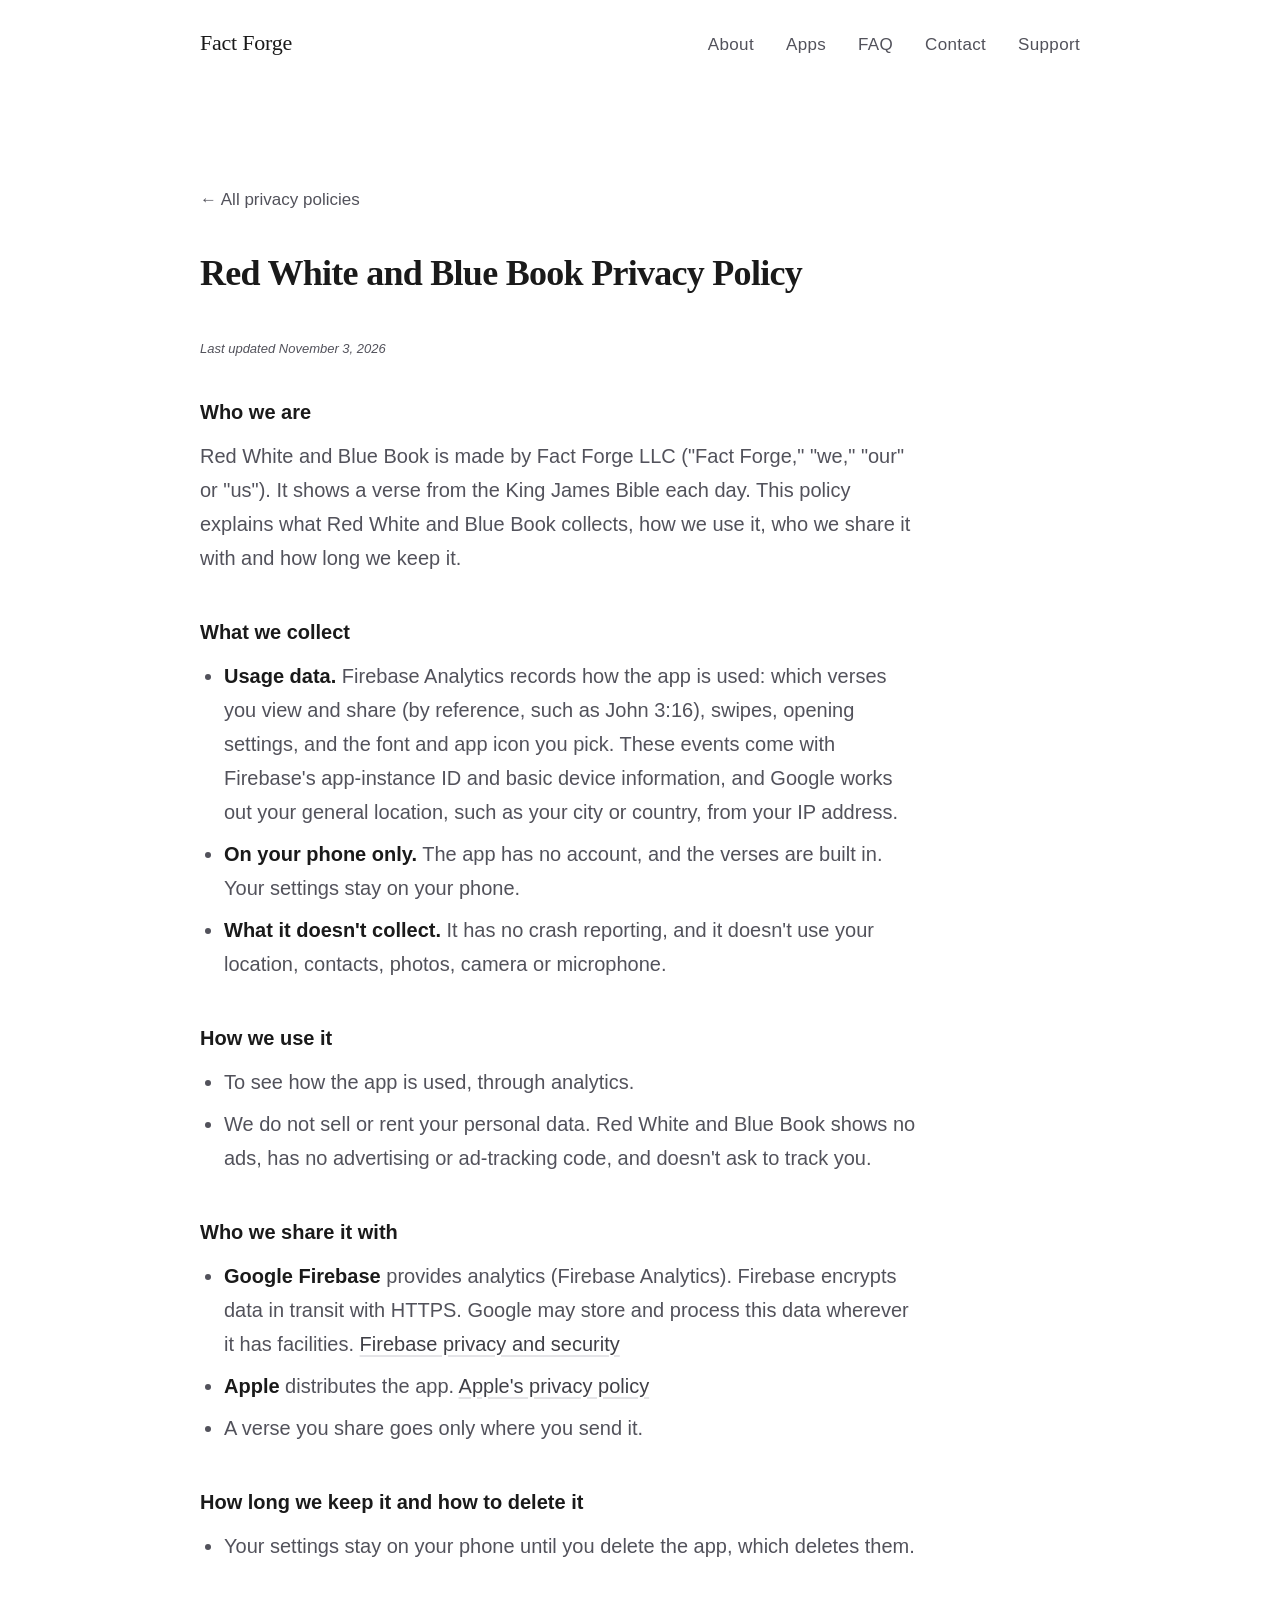
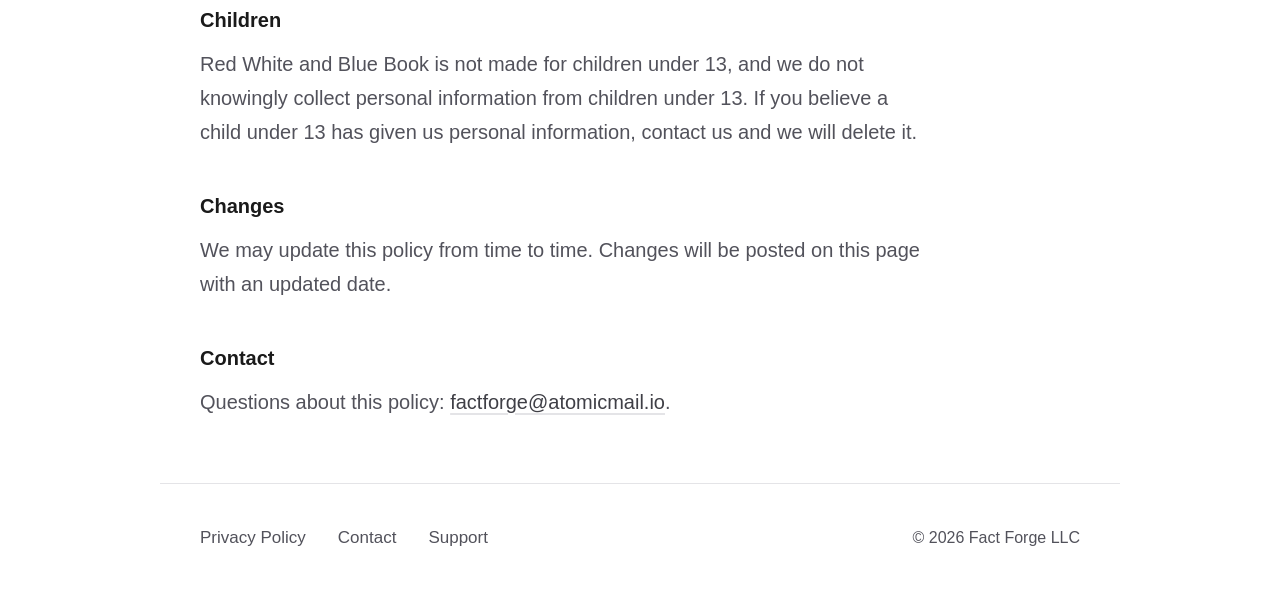
<file: redwhiteandbluebook/privacy.html>
<!DOCTYPE html>
<html lang="en">
<head>
  <meta charset="UTF-8">
  <meta name="viewport" content="width=device-width, initial-scale=1.0">
  <title>Red White and Blue Book Privacy Policy — Fact Forge</title>
  <meta name="description" content="Privacy policy for Red White and Blue Book, an app by Fact Forge.">
  <link rel="stylesheet" href="../style.css">
  <style>
    /* The shared nav doesn't wrap, so on a phone it runs off the screen; wrap it on this page. */
    @media (max-width: 600px) {
      nav { flex-wrap: wrap; row-gap: 0.75rem; }
      .nav-links { flex-wrap: wrap; gap: 0.75rem 1.25rem; }
    }
    .page-section li strong { color: var(--ink); }
  </style>
  <link rel="icon" href="data:image/svg+xml,<svg xmlns='http://www.w3.org/2000/svg' viewBox='0 0 100 100'><text y='.9em' font-size='90'>🔨</text></svg>">
</head>
<body>
  <header>
    <nav>
      <a href="../" class="wordmark">Fact Forge</a>
      <div class="nav-links">
        <a href="../#about">About</a>
        <a href="../#apps">Apps</a>
        <a href="../#faq">FAQ</a>
        <a href="../contact.html">Contact</a>
        <a href="../support.html">Support</a>
      </div>
    </nav>
  </header>

  <main>
    <section class="section page-section">
      <p class="back-link"><a href="../privacy.html">&larr; All privacy policies</a></p>
      <h2 class="page-title">Red White and Blue Book Privacy Policy</h2>
      <p><em style="font-size: 0.8125rem;">Last updated November 3, 2026</em></p>

      <h3>Who we are</h3>
      <p>
        Red White and Blue Book is made by Fact Forge LLC ("Fact Forge," "we,"
        "our" or "us"). It shows a verse from the King James Bible each day.
        This policy explains what Red White and Blue Book collects, how we use
        it, who we share it with and how long we keep it.
      </p>

      <h3>What we collect</h3>
      <ul>
        <li><strong>Usage data.</strong> Firebase Analytics records how the app
          is used: which verses you view and share (by reference, such as John
          3:16), swipes, opening settings, and the font and app icon you pick.
          These events come with Firebase's app-instance ID and basic device
          information, and Google works out your general location, such as your
          city or country, from your IP address.</li>
        <li><strong>On your phone only.</strong> The app has no account, and the
          verses are built in. Your settings stay on your phone.</li>
        <li><strong>What it doesn't collect.</strong> It has no crash reporting,
          and it doesn't use your location, contacts, photos, camera or
          microphone.</li>
      </ul>

      <h3>How we use it</h3>
      <ul>
        <li>To see how the app is used, through analytics.</li>
        <li>We do not sell or rent your personal data. Red White and Blue Book
          shows no ads, has no advertising or ad-tracking code, and doesn't ask
          to track you.</li>
      </ul>

      <h3>Who we share it with</h3>
      <ul>
        <li><strong>Google Firebase</strong> provides analytics (Firebase
          Analytics). Firebase encrypts data in transit with HTTPS. Google may
          store and process this data wherever it has facilities.
          <a href="https://firebase.google.com/support/privacy">Firebase privacy and security</a></li>
        <li><strong>Apple</strong> distributes the app.
          <a href="https://www.apple.com/legal/privacy/">Apple's privacy policy</a></li>
        <li>A verse you share goes only where you send it.</li>
      </ul>

      <h3>How long we keep it and how to delete it</h3>
      <ul>
        <li>Your settings stay on your phone until you delete the app, which
          deletes them.</li>
      </ul>

      <h3>Children</h3>
      <p>
        Red White and Blue Book is not made for children under 13, and we do not
        knowingly collect personal information from children under 13. If you
        believe a child under 13 has given us personal information, contact us
        and we will delete it.
      </p>

      <h3>Changes</h3>
      <p>
        We may update this policy from time to time. Changes will be posted on
        this page with an updated date.
      </p>

      <h3>Contact</h3>
      <p>
        Questions about this policy:
        <a href="mailto:factforge@atomicmail.io">factforge@atomicmail.io</a>.
      </p>
    </section>
  </main>

  <footer>
    <div class="footer-links">
      <a href="../privacy.html">Privacy Policy</a>
      <a href="../contact.html">Contact</a>
      <a href="../support.html">Support</a>
    </div>
    <span class="copyright">&copy; 2026 Fact Forge LLC</span>
  </footer>
</body>
</html>
</file>
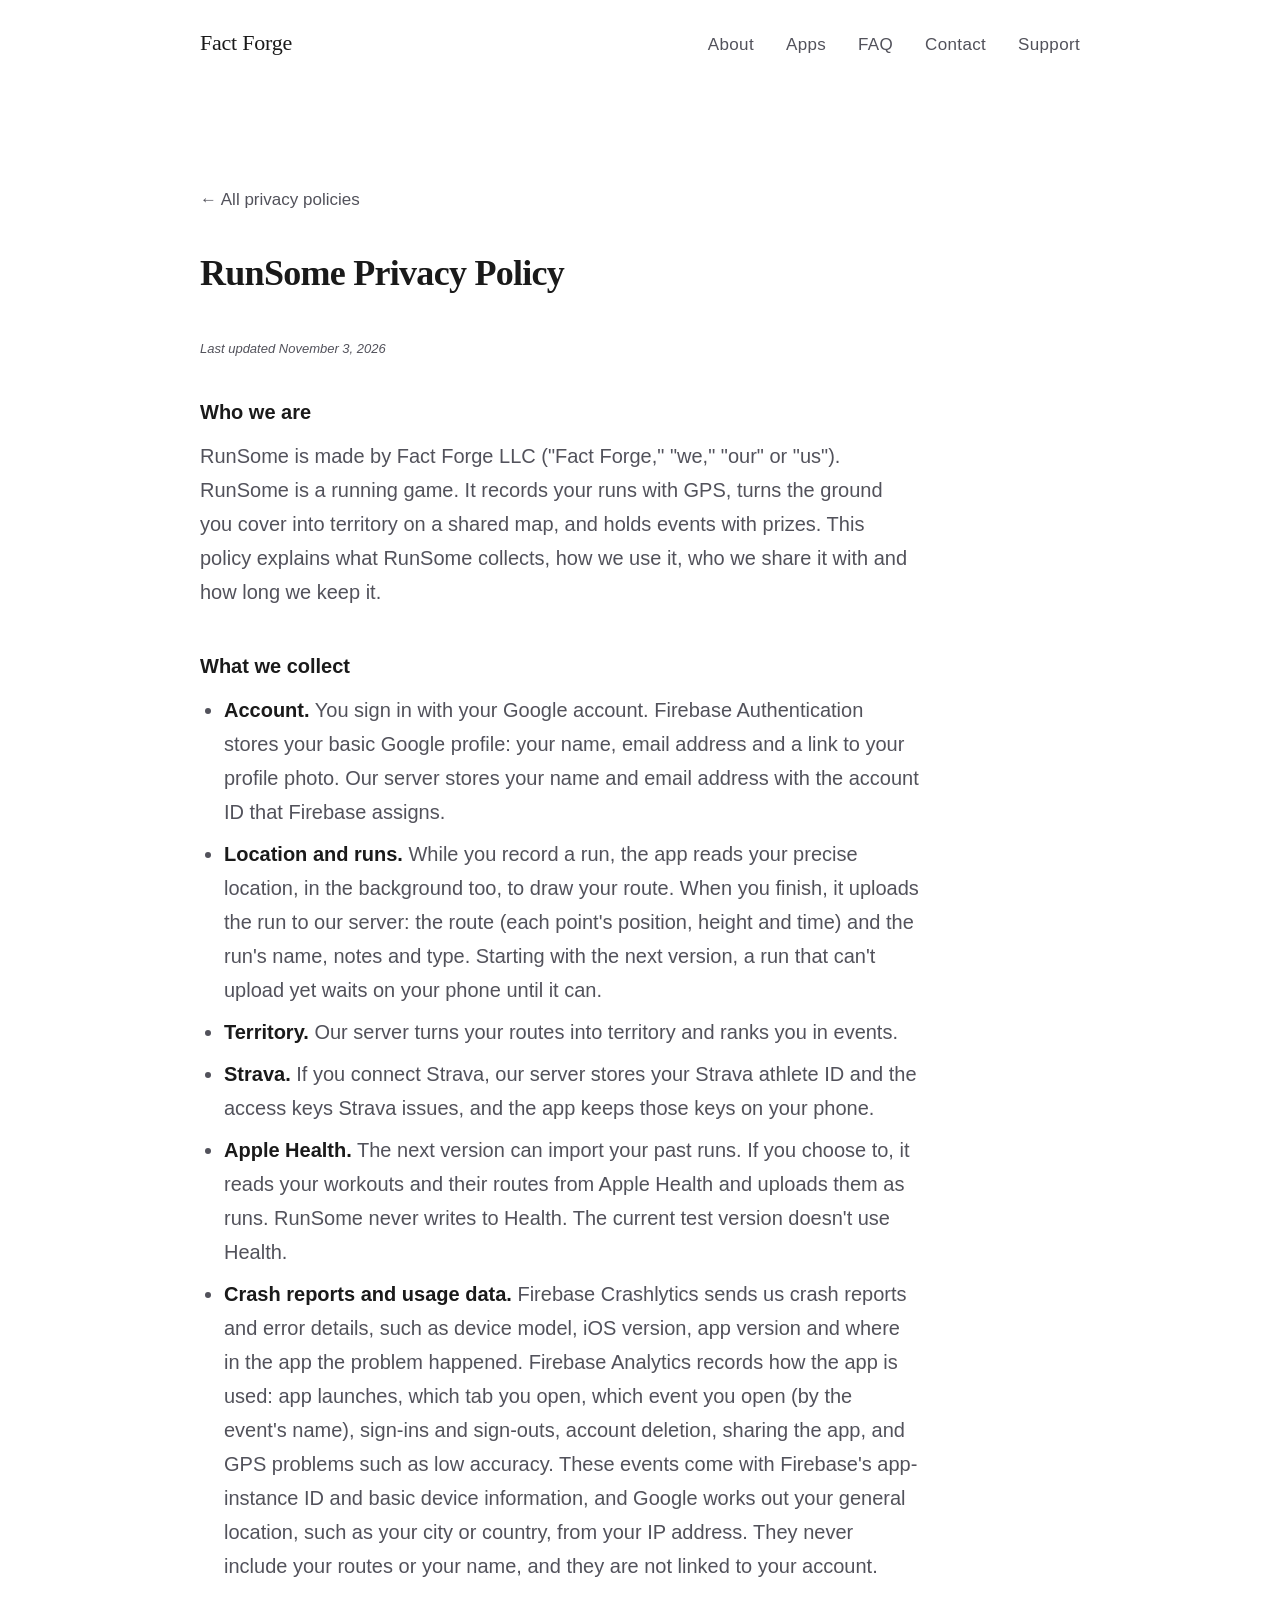
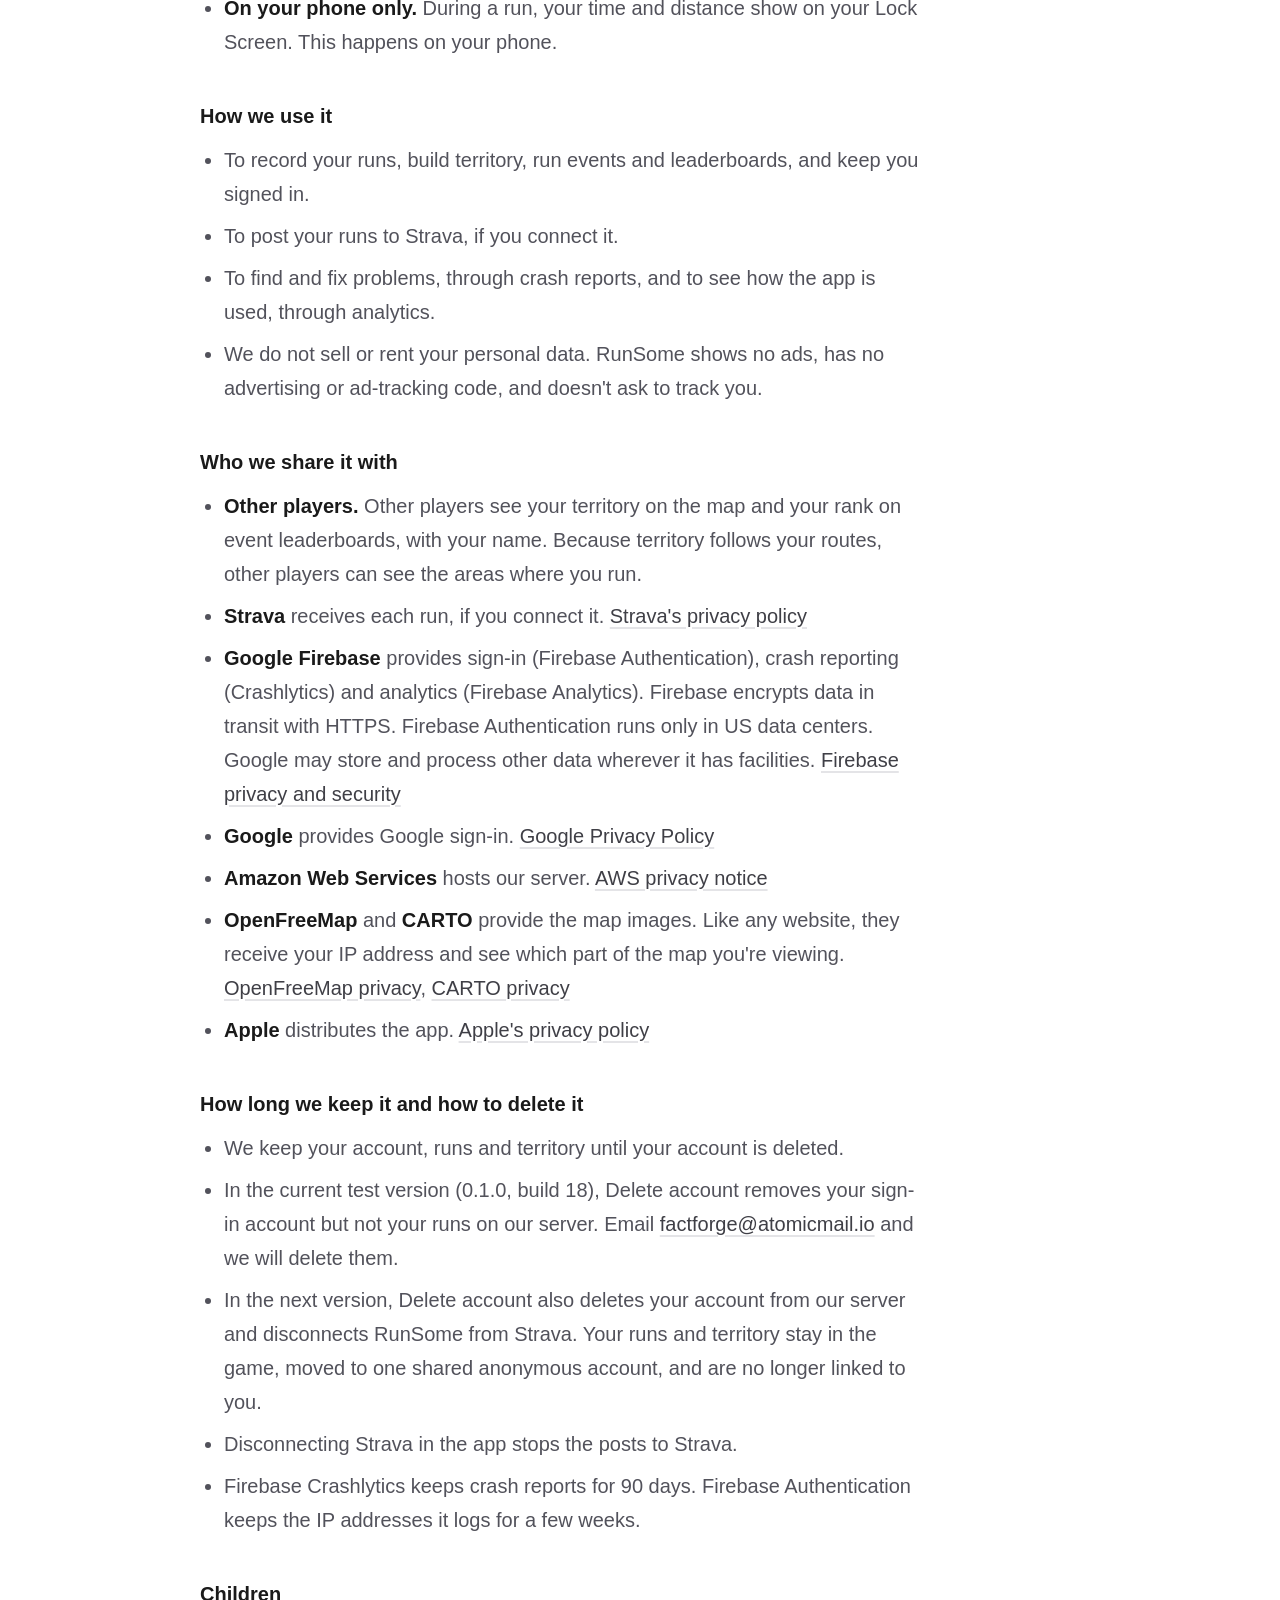
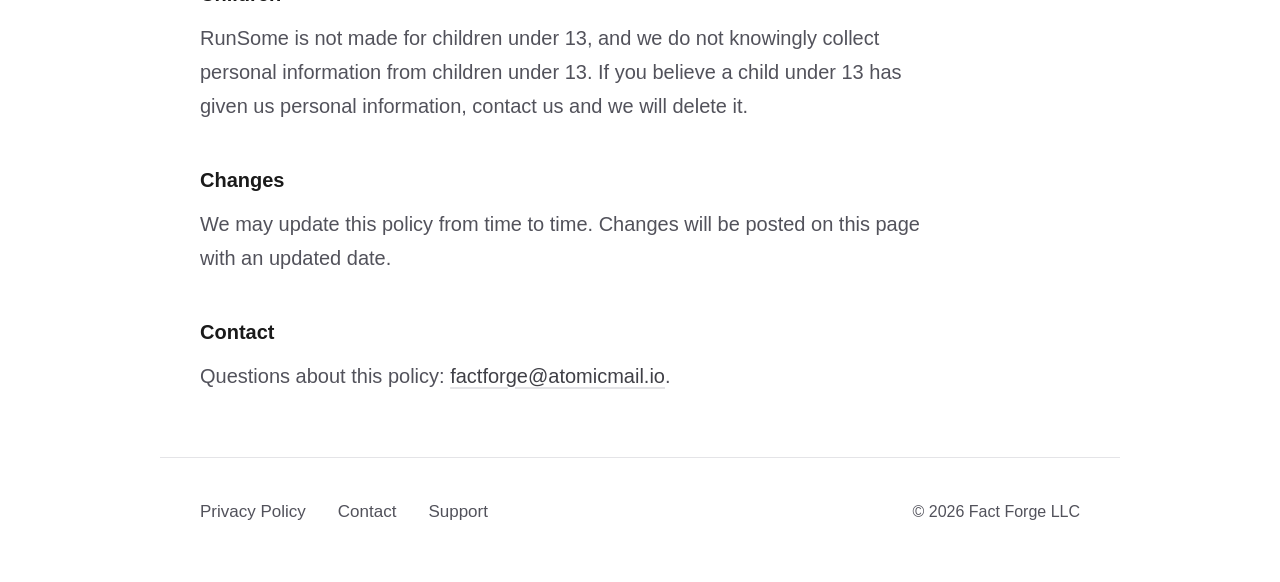
<file: runsome/privacy.html>
<!DOCTYPE html>
<html lang="en">
<head>
  <meta charset="UTF-8">
  <meta name="viewport" content="width=device-width, initial-scale=1.0">
  <title>RunSome Privacy Policy — Fact Forge</title>
  <meta name="description" content="Privacy policy for RunSome, an app by Fact Forge.">
  <link rel="stylesheet" href="../style.css">
  <style>
    /* The shared nav doesn't wrap, so on a phone it runs off the screen; wrap it on this page. */
    @media (max-width: 600px) {
      nav { flex-wrap: wrap; row-gap: 0.75rem; }
      .nav-links { flex-wrap: wrap; gap: 0.75rem 1.25rem; }
    }
    .page-section li strong { color: var(--ink); }
  </style>
  <link rel="icon" href="data:image/svg+xml,<svg xmlns='http://www.w3.org/2000/svg' viewBox='0 0 100 100'><text y='.9em' font-size='90'>🔨</text></svg>">
</head>
<body>
  <header>
    <nav>
      <a href="../" class="wordmark">Fact Forge</a>
      <div class="nav-links">
        <a href="../#about">About</a>
        <a href="../#apps">Apps</a>
        <a href="../#faq">FAQ</a>
        <a href="../contact.html">Contact</a>
        <a href="../support.html">Support</a>
      </div>
    </nav>
  </header>

  <main>
    <section class="section page-section">
      <p class="back-link"><a href="../privacy.html">&larr; All privacy policies</a></p>
      <h2 class="page-title">RunSome Privacy Policy</h2>
      <p><em style="font-size: 0.8125rem;">Last updated November 3, 2026</em></p>

      <h3>Who we are</h3>
      <p>
        RunSome is made by Fact Forge LLC ("Fact Forge," "we," "our" or "us").
        RunSome is a running game. It records your runs with GPS, turns the
        ground you cover into territory on a shared map, and holds events with
        prizes. This policy explains what RunSome collects, how we use it, who
        we share it with and how long we keep it.
      </p>

      <h3>What we collect</h3>
      <ul>
        <li><strong>Account.</strong> You sign in with your Google account.
          Firebase Authentication stores your basic Google profile: your name,
          email address and a link to your profile photo. Our server stores your
          name and email address with the account ID that Firebase
          assigns.</li>
        <li><strong>Location and runs.</strong> While you record a run, the app
          reads your precise location, in the background too, to draw your
          route. When you finish, it uploads the run to our server: the route
          (each point's position, height and time) and the run's name, notes and
          type. Starting with the next version, a run that can't upload yet
          waits on your phone until it can.</li>
        <li><strong>Territory.</strong> Our server turns your routes into
          territory and ranks you in events.</li>
        <li><strong>Strava.</strong> If you connect Strava, our server stores
          your Strava athlete ID and the access keys Strava issues, and the app
          keeps those keys on your phone.</li>
        <li><strong>Apple Health.</strong> The next version can import your past
          runs. If you choose to, it reads your workouts and their routes from
          Apple Health and uploads them as runs. RunSome never writes to Health.
          The current test version doesn't use Health.</li>
        <li><strong>Crash reports and usage data.</strong> Firebase Crashlytics
          sends us crash reports and error details, such as device model, iOS
          version, app version and where in the app the problem happened.
          Firebase Analytics records how the app is used: app launches, which
          tab you open, which event you open (by the event's name), sign-ins and
          sign-outs, account deletion, sharing the app, and GPS problems such as
          low accuracy. These events come with Firebase's app-instance ID and
          basic device information, and Google works out your general location,
          such as your city or country, from your IP address. They never include
          your routes or your name, and they are not linked to your
          account.</li>
        <li><strong>On your phone only.</strong> During a run, your time and
          distance show on your Lock Screen. This happens on your phone.</li>
      </ul>

      <h3>How we use it</h3>
      <ul>
        <li>To record your runs, build territory, run events and leaderboards,
          and keep you signed in.</li>
        <li>To post your runs to Strava, if you connect it.</li>
        <li>To find and fix problems, through crash reports, and to see how the
          app is used, through analytics.</li>
        <li>We do not sell or rent your personal data. RunSome shows no ads, has
          no advertising or ad-tracking code, and doesn't ask to track you.</li>
      </ul>

      <h3>Who we share it with</h3>
      <ul>
        <li><strong>Other players.</strong> Other players see your territory on
          the map and your rank on event leaderboards, with your name. Because
          territory follows your routes, other players can see the areas where
          you run.</li>
        <li><strong>Strava</strong> receives each run, if you connect it.
          <a href="https://www.strava.com/legal/privacy">Strava's privacy policy</a></li>
        <li><strong>Google Firebase</strong> provides sign-in (Firebase
          Authentication), crash reporting (Crashlytics) and analytics (Firebase
          Analytics). Firebase encrypts data in transit with HTTPS. Firebase
          Authentication runs only in US data centers. Google may store and
          process other data wherever it has facilities.
          <a href="https://firebase.google.com/support/privacy">Firebase privacy and security</a></li>
        <li><strong>Google</strong> provides Google sign-in.
          <a href="https://policies.google.com/privacy">Google Privacy Policy</a></li>
        <li><strong>Amazon Web Services</strong> hosts our server.
          <a href="https://aws.amazon.com/privacy/">AWS privacy notice</a></li>
        <li><strong>OpenFreeMap</strong> and <strong>CARTO</strong> provide the
          map images. Like any website, they receive your IP address and see
          which part of the map you're viewing.
          <a href="https://openfreemap.org/privacy/">OpenFreeMap privacy</a>,
          <a href="https://carto.com/privacy">CARTO privacy</a></li>
        <li><strong>Apple</strong> distributes the app.
          <a href="https://www.apple.com/legal/privacy/">Apple's privacy policy</a></li>
      </ul>

      <h3>How long we keep it and how to delete it</h3>
      <ul>
        <li>We keep your account, runs and territory until your account is
          deleted.</li>
        <li>In the current test version (0.1.0, build 18), Delete account removes
          your sign-in account but not your runs on our server. Email
          <a href="mailto:factforge@atomicmail.io">factforge@atomicmail.io</a>
          and we will delete them.</li>
        <li>In the next version, Delete account also deletes your account from
          our server and disconnects RunSome from Strava. Your runs and
          territory stay in the game, moved to one shared anonymous account, and
          are no longer linked to you.</li>
        <li>Disconnecting Strava in the app stops the posts to Strava.</li>
        <li>Firebase Crashlytics keeps crash reports for 90 days. Firebase
          Authentication keeps the IP addresses it logs for a few weeks.</li>
      </ul>

      <h3>Children</h3>
      <p>
        RunSome is not made for children under 13, and we do not knowingly
        collect personal information from children under 13. If you believe a
        child under 13 has given us personal information, contact us and we
        will delete it.
      </p>

      <h3>Changes</h3>
      <p>
        We may update this policy from time to time. Changes will be posted on
        this page with an updated date.
      </p>

      <h3>Contact</h3>
      <p>
        Questions about this policy:
        <a href="mailto:factforge@atomicmail.io">factforge@atomicmail.io</a>.
      </p>
    </section>
  </main>

  <footer>
    <div class="footer-links">
      <a href="../privacy.html">Privacy Policy</a>
      <a href="../contact.html">Contact</a>
      <a href="../support.html">Support</a>
    </div>
    <span class="copyright">&copy; 2026 Fact Forge LLC</span>
  </footer>
</body>
</html>
</file>
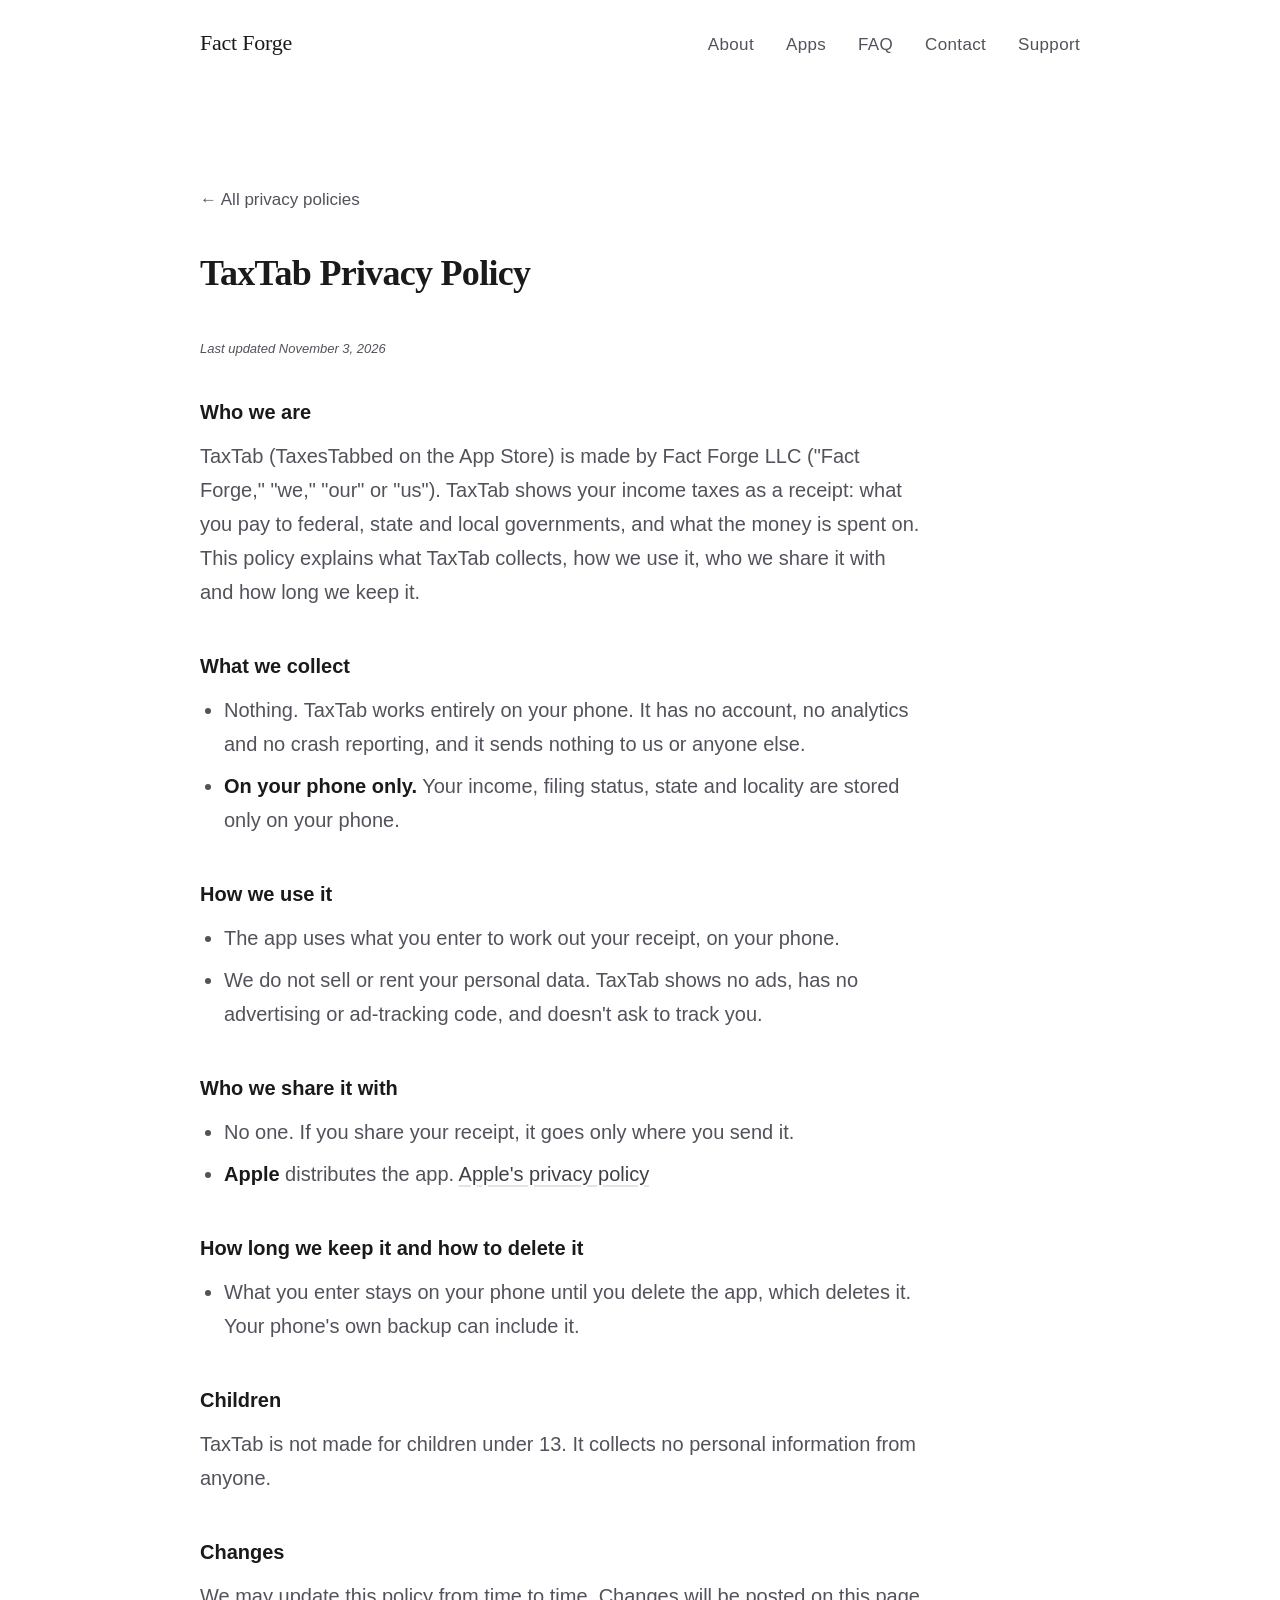
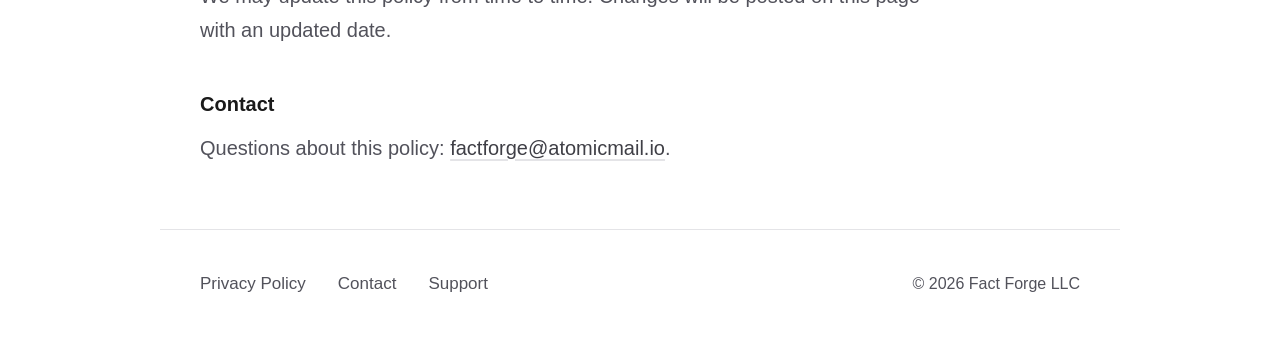
<file: taxtab/privacy.html>
<!DOCTYPE html>
<html lang="en">
<head>
  <meta charset="UTF-8">
  <meta name="viewport" content="width=device-width, initial-scale=1.0">
  <title>TaxTab Privacy Policy — Fact Forge</title>
  <meta name="description" content="Privacy policy for TaxTab, an app by Fact Forge.">
  <link rel="stylesheet" href="../style.css">
  <style>
    /* The shared nav doesn't wrap, so on a phone it runs off the screen; wrap it on this page. */
    @media (max-width: 600px) {
      nav { flex-wrap: wrap; row-gap: 0.75rem; }
      .nav-links { flex-wrap: wrap; gap: 0.75rem 1.25rem; }
    }
    .page-section li strong { color: var(--ink); }
  </style>
  <link rel="icon" href="data:image/svg+xml,<svg xmlns='http://www.w3.org/2000/svg' viewBox='0 0 100 100'><text y='.9em' font-size='90'>🔨</text></svg>">
</head>
<body>
  <header>
    <nav>
      <a href="../" class="wordmark">Fact Forge</a>
      <div class="nav-links">
        <a href="../#about">About</a>
        <a href="../#apps">Apps</a>
        <a href="../#faq">FAQ</a>
        <a href="../contact.html">Contact</a>
        <a href="../support.html">Support</a>
      </div>
    </nav>
  </header>

  <main>
    <section class="section page-section">
      <p class="back-link"><a href="../privacy.html">&larr; All privacy policies</a></p>
      <h2 class="page-title">TaxTab Privacy Policy</h2>
      <p><em style="font-size: 0.8125rem;">Last updated November 3, 2026</em></p>

      <h3>Who we are</h3>
      <p>
        TaxTab (TaxesTabbed on the App Store) is made by Fact Forge LLC ("Fact
        Forge," "we," "our" or "us"). TaxTab shows your income taxes as a
        receipt: what you pay to federal, state and local governments, and what
        the money is spent on. This policy explains what TaxTab collects, how we
        use it, who we share it with and how long we keep it.
      </p>

      <h3>What we collect</h3>
      <ul>
        <li>Nothing. TaxTab works entirely on your phone. It has no account, no
          analytics and no crash reporting, and it sends nothing to us or anyone
          else.</li>
        <li><strong>On your phone only.</strong> Your income, filing status,
          state and locality are stored only on your phone.</li>
      </ul>

      <h3>How we use it</h3>
      <ul>
        <li>The app uses what you enter to work out your receipt, on your
          phone.</li>
        <li>We do not sell or rent your personal data. TaxTab shows no ads, has
          no advertising or ad-tracking code, and doesn't ask to track you.</li>
      </ul>

      <h3>Who we share it with</h3>
      <ul>
        <li>No one. If you share your receipt, it goes only where you send
          it.</li>
        <li><strong>Apple</strong> distributes the app.
          <a href="https://www.apple.com/legal/privacy/">Apple's privacy policy</a></li>
      </ul>

      <h3>How long we keep it and how to delete it</h3>
      <ul>
        <li>What you enter stays on your phone until you delete the app, which
          deletes it. Your phone's own backup can include it.</li>
      </ul>

      <h3>Children</h3>
      <p>
        TaxTab is not made for children under 13. It collects no personal
        information from anyone.
      </p>

      <h3>Changes</h3>
      <p>
        We may update this policy from time to time. Changes will be posted on
        this page with an updated date.
      </p>

      <h3>Contact</h3>
      <p>
        Questions about this policy:
        <a href="mailto:factforge@atomicmail.io">factforge@atomicmail.io</a>.
      </p>
    </section>
  </main>

  <footer>
    <div class="footer-links">
      <a href="../privacy.html">Privacy Policy</a>
      <a href="../contact.html">Contact</a>
      <a href="../support.html">Support</a>
    </div>
    <span class="copyright">&copy; 2026 Fact Forge LLC</span>
  </footer>
</body>
</html>
</file>
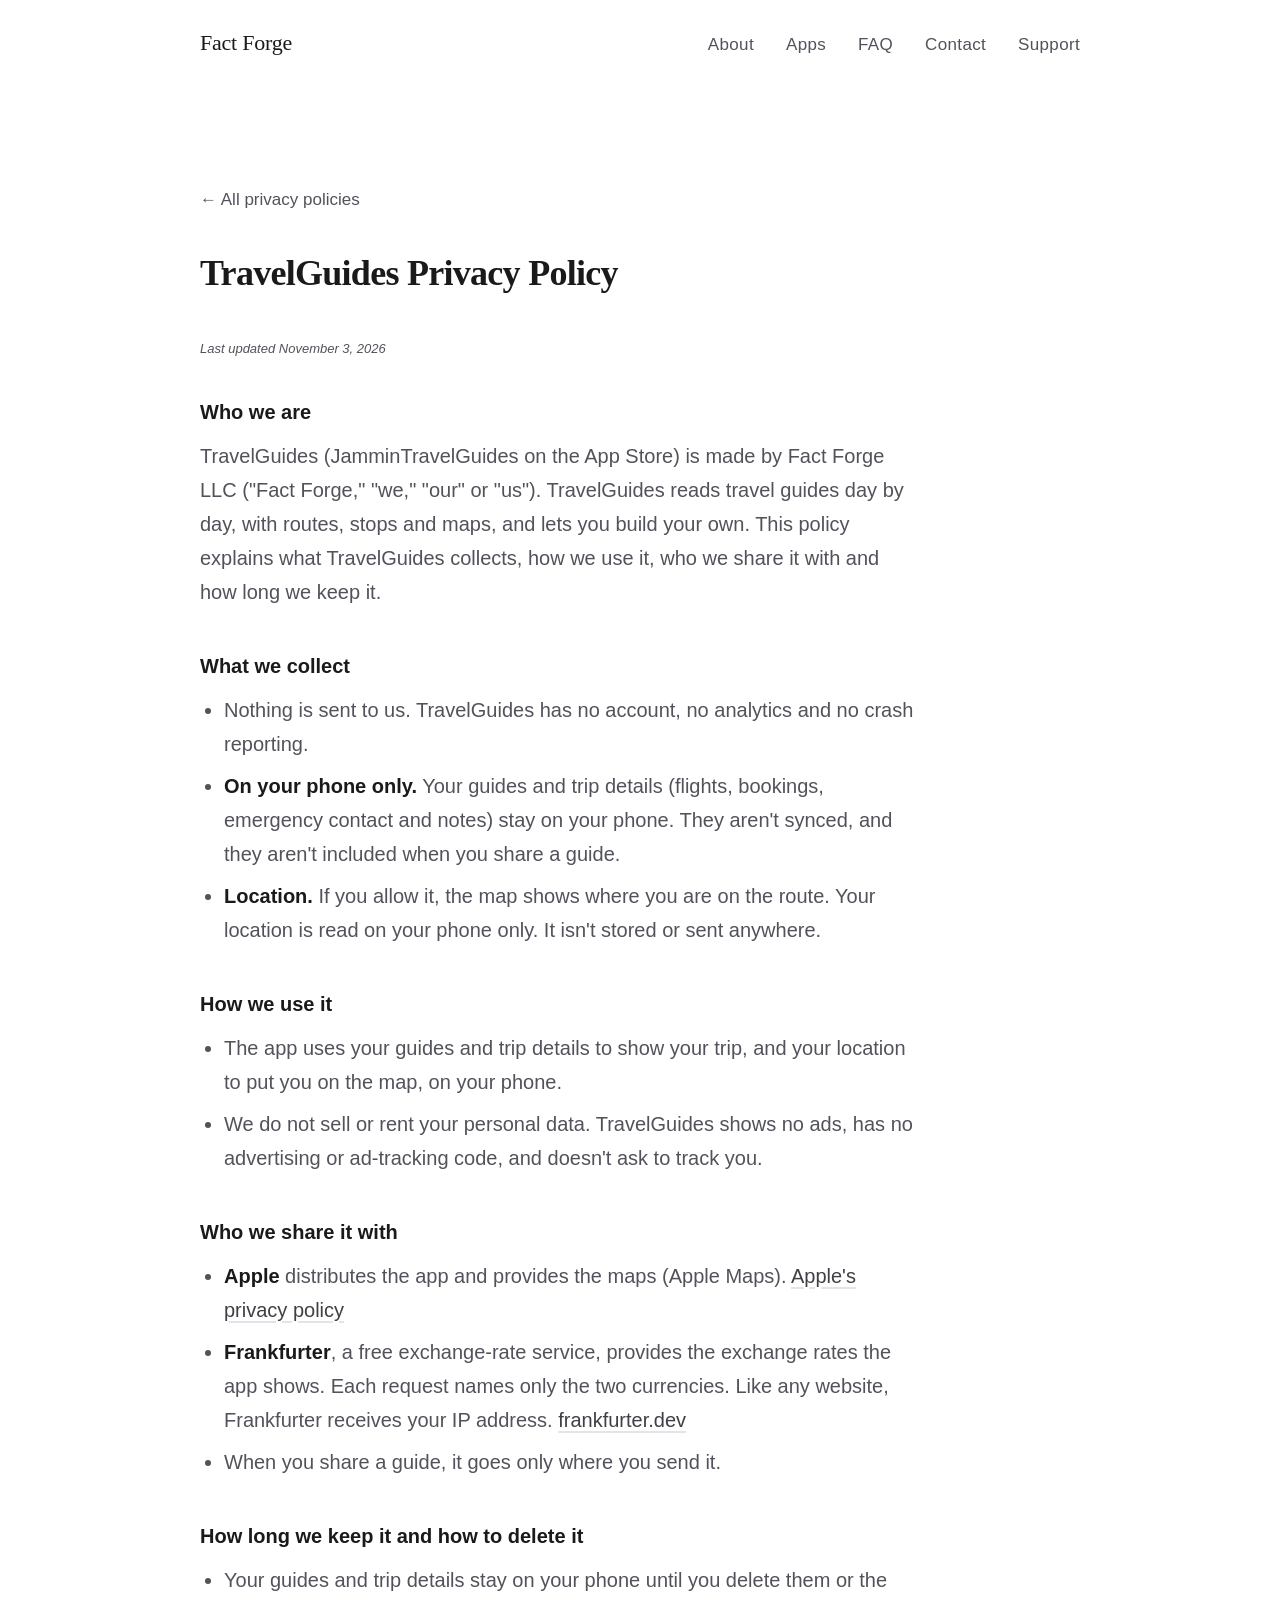
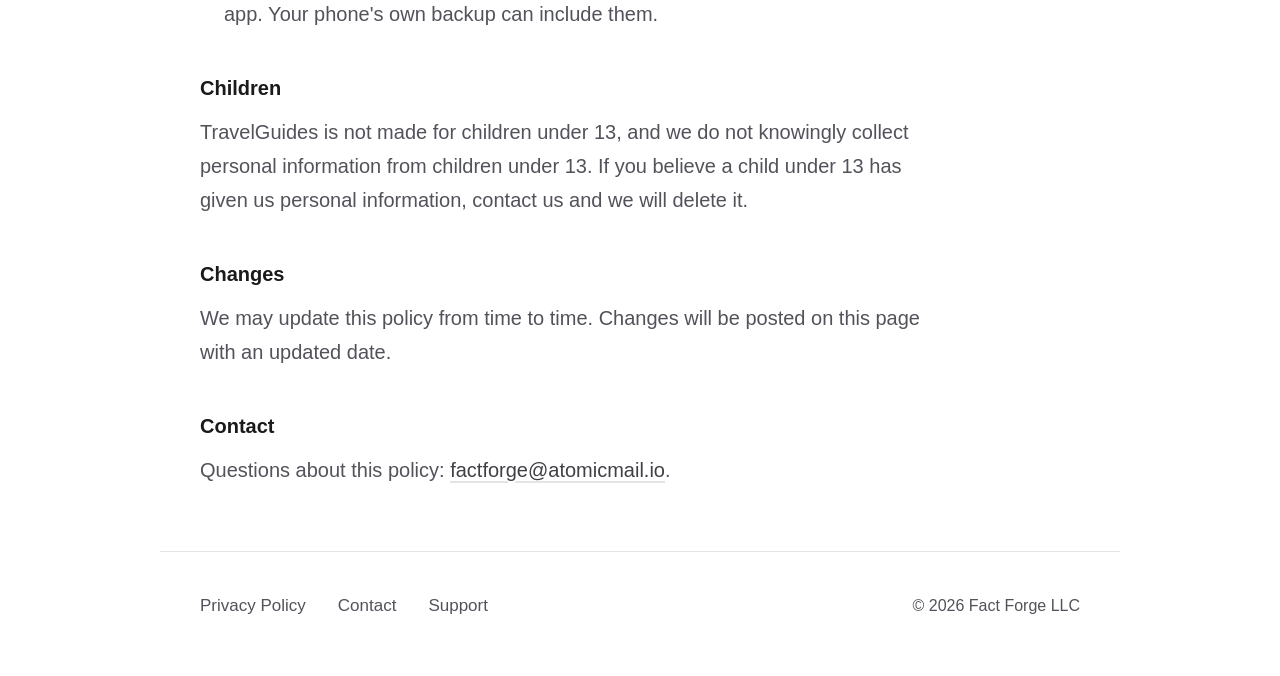
<file: travelguides/privacy.html>
<!DOCTYPE html>
<html lang="en">
<head>
  <meta charset="UTF-8">
  <meta name="viewport" content="width=device-width, initial-scale=1.0">
  <title>TravelGuides Privacy Policy — Fact Forge</title>
  <meta name="description" content="Privacy policy for TravelGuides, an app by Fact Forge.">
  <link rel="stylesheet" href="../style.css">
  <style>
    /* The shared nav doesn't wrap, so on a phone it runs off the screen; wrap it on this page. */
    @media (max-width: 600px) {
      nav { flex-wrap: wrap; row-gap: 0.75rem; }
      .nav-links { flex-wrap: wrap; gap: 0.75rem 1.25rem; }
    }
    .page-section li strong { color: var(--ink); }
  </style>
  <link rel="icon" href="data:image/svg+xml,<svg xmlns='http://www.w3.org/2000/svg' viewBox='0 0 100 100'><text y='.9em' font-size='90'>🔨</text></svg>">
</head>
<body>
  <header>
    <nav>
      <a href="../" class="wordmark">Fact Forge</a>
      <div class="nav-links">
        <a href="../#about">About</a>
        <a href="../#apps">Apps</a>
        <a href="../#faq">FAQ</a>
        <a href="../contact.html">Contact</a>
        <a href="../support.html">Support</a>
      </div>
    </nav>
  </header>

  <main>
    <section class="section page-section">
      <p class="back-link"><a href="../privacy.html">&larr; All privacy policies</a></p>
      <h2 class="page-title">TravelGuides Privacy Policy</h2>
      <p><em style="font-size: 0.8125rem;">Last updated November 3, 2026</em></p>

      <h3>Who we are</h3>
      <p>
        TravelGuides (JamminTravelGuides on the App Store) is made by Fact Forge
        LLC ("Fact Forge," "we," "our" or "us"). TravelGuides reads travel
        guides day by day, with routes, stops and maps, and lets you build your
        own. This policy explains what TravelGuides collects, how we use it, who
        we share it with and how long we keep it.
      </p>

      <h3>What we collect</h3>
      <ul>
        <li>Nothing is sent to us. TravelGuides has no account, no analytics and
          no crash reporting.</li>
        <li><strong>On your phone only.</strong> Your guides and trip details
          (flights, bookings, emergency contact and notes) stay on your phone.
          They aren't synced, and they aren't included when you share a
          guide.</li>
        <li><strong>Location.</strong> If you allow it, the map shows where you
          are on the route. Your location is read on your phone only. It isn't
          stored or sent anywhere.</li>
      </ul>

      <h3>How we use it</h3>
      <ul>
        <li>The app uses your guides and trip details to show your trip, and
          your location to put you on the map, on your phone.</li>
        <li>We do not sell or rent your personal data. TravelGuides shows no ads,
          has no advertising or ad-tracking code, and doesn't ask to track
          you.</li>
      </ul>

      <h3>Who we share it with</h3>
      <ul>
        <li><strong>Apple</strong> distributes the app and provides the maps
          (Apple Maps). <a href="https://www.apple.com/legal/privacy/">Apple's privacy policy</a></li>
        <li><strong>Frankfurter</strong>, a free exchange-rate service, provides
          the exchange rates the app shows. Each request names only the two
          currencies. Like any website, Frankfurter receives your IP address.
          <a href="https://frankfurter.dev/">frankfurter.dev</a></li>
        <li>When you share a guide, it goes only where you send it.</li>
      </ul>

      <h3>How long we keep it and how to delete it</h3>
      <ul>
        <li>Your guides and trip details stay on your phone until you delete
          them or the app. Your phone's own backup can include them.</li>
      </ul>

      <h3>Children</h3>
      <p>
        TravelGuides is not made for children under 13, and we do not knowingly
        collect personal information from children under 13. If you believe a
        child under 13 has given us personal information, contact us and we
        will delete it.
      </p>

      <h3>Changes</h3>
      <p>
        We may update this policy from time to time. Changes will be posted on
        this page with an updated date.
      </p>

      <h3>Contact</h3>
      <p>
        Questions about this policy:
        <a href="mailto:factforge@atomicmail.io">factforge@atomicmail.io</a>.
      </p>
    </section>
  </main>

  <footer>
    <div class="footer-links">
      <a href="../privacy.html">Privacy Policy</a>
      <a href="../contact.html">Contact</a>
      <a href="../support.html">Support</a>
    </div>
    <span class="copyright">&copy; 2026 Fact Forge LLC</span>
  </footer>
</body>
</html>
</file>
<file: style.css>
*,
*::before,
*::after {
  margin: 0;
  padding: 0;
  box-sizing: border-box;
}

:root {
  --ink: #1A1A1A;
  --paper: #FFFFFF;
  --iron: #52525B;
  --ember: #C2410C;
  --char: #3F3F46;
  --soot: #E4E4E7;
  --surface: #F8F8F8;
}

@media (prefers-color-scheme: dark) {
  :root {
    --ink: #F0F0F0;
    --paper: #0C0C0C;
    --iron: #A1A1AA;
    --ember: #F97316;
    --char: #D4D4D8;
    --soot: #27272A;
    --surface: #161616;
  }
}

:root[data-theme="dark"] {
  --ink: #F0F0F0;
  --paper: #0C0C0C;
  --iron: #A1A1AA;
  --ember: #F97316;
  --char: #D4D4D8;
  --soot: #27272A;
  --surface: #161616;
}

:root[data-theme="light"] {
  --ink: #1A1A1A;
  --paper: #FFFFFF;
  --iron: #52525B;
  --ember: #C2410C;
  --char: #3F3F46;
  --soot: #E4E4E7;
  --surface: #F8F8F8;
}

html {
  scroll-behavior: smooth;
}

body {
  font-family: -apple-system, BlinkMacSystemFont, "Segoe UI", Roboto, Helvetica, Arial, sans-serif;
  font-size: 1.25rem;
  color: var(--iron);
  background: var(--paper);
  line-height: 1.7;
  -webkit-font-smoothing: antialiased;
  -moz-osx-font-smoothing: grayscale;
}

a {
  color: var(--char);
  text-decoration-color: var(--soot);
  text-underline-offset: 0.2em;
  transition: color 0.15s, text-decoration-color 0.15s;
}

a:hover {
  color: var(--ink);
  text-decoration-color: var(--iron);
}

/* — Nav — */
header {
  position: sticky;
  top: 0;
  background: var(--paper);
  z-index: 100;
}

nav {
  max-width: 960px;
  margin: 0 auto;
  padding: 1.5rem 2.5rem;
  display: flex;
  justify-content: space-between;
  align-items: baseline;
}

.wordmark {
  font-family: Georgia, "Times New Roman", serif;
  font-size: 1.375rem;
  font-weight: 400;
  letter-spacing: -0.01em;
  color: var(--ink);
  text-decoration: none;
}

.nav-links {
  display: flex;
  gap: 2rem;
}

.nav-links a {
  font-size: 1.0625rem;
  color: var(--iron);
  text-decoration: none;
  letter-spacing: 0.02em;
}

.nav-links a:hover {
  color: var(--ink);
}

/* — Hero — */
.hero {
  max-width: 960px;
  margin: 0 auto;
  padding: 8rem 2.5rem 6rem;
}

.hero-name {
  font-family: Georgia, "Times New Roman", serif;
  font-size: 5rem;
  font-weight: 400;
  letter-spacing: -0.03em;
  line-height: 1.05;
  color: var(--ink);
  text-wrap: balance;
}

.hero-descriptor {
  margin-top: 1.25rem;
  font-size: 1.125rem;
  letter-spacing: 0.1em;
  text-transform: uppercase;
  color: var(--iron);
}

/* — Sections — */
.section {
  max-width: 960px;
  margin: 0 auto;
  padding: 4rem 2.5rem;
  border-top: 1px solid var(--soot);
}

.section h2 {
  font-size: 1rem;
  font-weight: 600;
  letter-spacing: 0.1em;
  text-transform: uppercase;
  color: var(--char);
  margin-bottom: 1.5rem;
}

.section p {
  max-width: 720px;
  font-size: 1.25rem;
}

.section p + p {
  margin-top: 1rem;
}

/* — Status badge — */
.status {
  display: inline-block;
  margin-top: 0.75rem;
  font-size: 0.9375rem;
  font-weight: 600;
  letter-spacing: 0.08em;
  text-transform: uppercase;
  color: var(--ember);
}

/* — Subpages — */
.page-section {
  border-top: none;
  padding-top: 6rem;
}

.page-section .back-link {
  margin-bottom: 1.75rem;
}

.page-section .back-link a {
  font-size: 1.0625rem;
  color: var(--iron);
  text-decoration: none;
}

.page-section .back-link a:hover {
  color: var(--ink);
}

.page-title {
  font-size: 2.25rem !important;
  font-family: Georgia, "Times New Roman", serif;
  font-weight: 400;
  letter-spacing: -0.02em !important;
  text-transform: none !important;
  color: var(--ink) !important;
}

.page-section h3 {
  font-size: 1.25rem;
  font-weight: 600;
  color: var(--ink);
  margin-top: 2.5rem;
  margin-bottom: 0.625rem;
}

.page-section h3:first-of-type {
  margin-top: 2rem;
}

.page-section ul {
  padding-left: 1.5rem;
  margin-top: 0.625rem;
  max-width: 720px;
  font-size: 1.25rem;
  color: var(--iron);
}

.page-section li {
  margin-bottom: 0.5rem;
}

.page-section a {
  color: var(--char);
}

.page-section a:hover {
  color: var(--ink);
}

/* — FAQ — */
.faq details {
  border-bottom: 1px solid var(--soot);
}

.faq details:first-of-type {
  border-top: 1px solid var(--soot);
}

.faq details summary {
  padding: 1.25rem 0;
  font-size: 1.25rem;
  font-weight: 500;
  color: var(--ink);
  cursor: pointer;
  list-style: none;
  display: flex;
  justify-content: space-between;
  align-items: center;
}

.faq details summary::-webkit-details-marker {
  display: none;
}

.faq details summary::after {
  content: "+";
  font-family: -apple-system, BlinkMacSystemFont, sans-serif;
  font-size: 1.5rem;
  font-weight: 300;
  color: var(--iron);
  flex-shrink: 0;
  margin-left: 1.25rem;
}

.faq details[open] summary::after {
  content: "\2212";
}

.faq details p {
  padding: 0 0 1.5rem;
  font-size: 1.125rem;
  line-height: 1.7;
  color: var(--iron);
  max-width: 720px;
}

.faq details a {
  color: var(--char);
}

.faq details a:hover {
  color: var(--ink);
}

/* — Contact — */
.contact a {
  color: var(--char);
}

.contact a:hover {
  color: var(--ink);
}

/* — Footer — */
footer {
  max-width: 960px;
  margin: 0 auto;
  padding: 2.5rem 2.5rem 3.5rem;
  border-top: 1px solid var(--soot);
  display: flex;
  justify-content: space-between;
  align-items: baseline;
  flex-wrap: wrap;
  gap: 1rem;
}

.footer-links {
  display: flex;
  gap: 2rem;
}

.footer-links a {
  font-size: 1.0625rem;
  color: var(--iron);
  text-decoration: none;
}

.footer-links a:hover {
  color: var(--ink);
}

.copyright {
  font-size: 1rem;
  color: var(--iron);
}

/* — Responsive — */
@media (max-width: 600px) {
  body { font-size: 1.125rem; }
  nav { padding: 1.25rem 1.5rem; }

  .hero {
    padding: 5rem 1.5rem 4rem;
  }

  .hero-name {
    font-size: 3.25rem;
  }

  .section {
    padding: 3rem 1.5rem;
  }

  footer {
    padding: 2rem 1.5rem 2.5rem;
    flex-direction: column;
    gap: 0.75rem;
  }

  .nav-links { gap: 1.5rem; }

  .page-section { padding-top: 4rem; }
}
</file>
